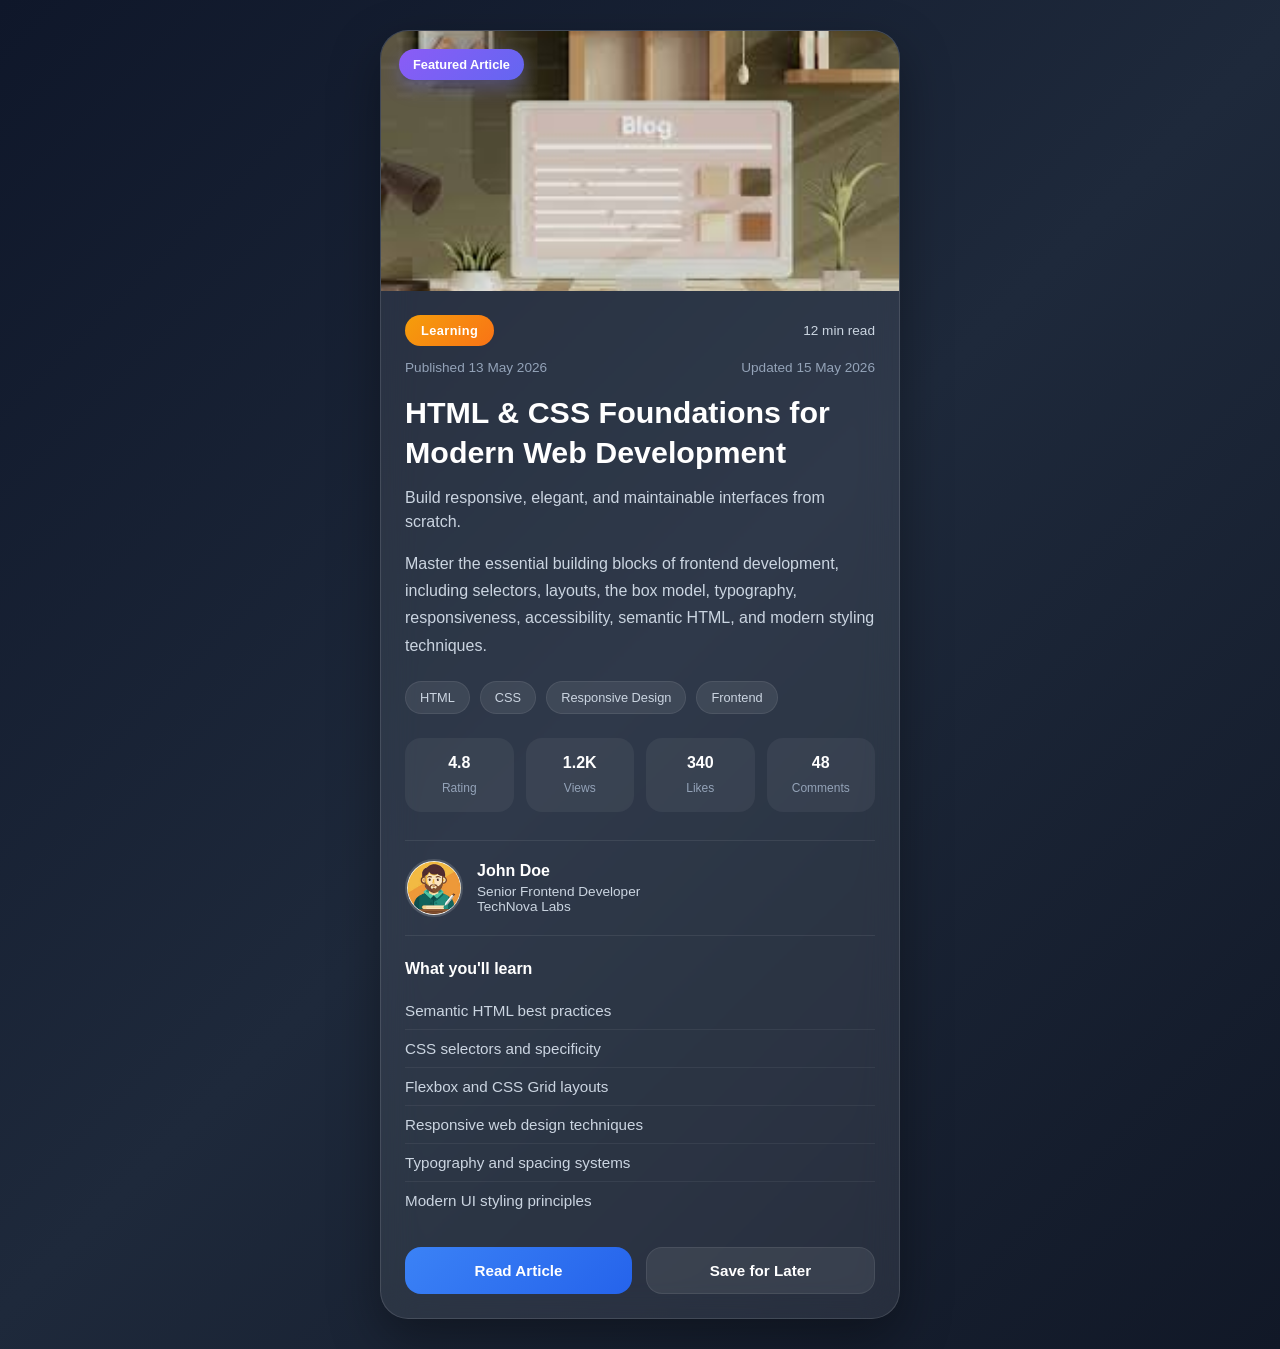
<file: blog-preview-card/index.html>
<!doctype html>
<html lang="en">
  <head>
    <meta charset="UTF-8" />
    <meta name="viewport" content="width=device-width, initial-scale=1.0" />
    <title>Premium Blog Preview Card</title>
    <link rel="stylesheet" href="style.css" />
  </head>
  <body>
    <main class="page-wrapper">
      <section class="blog-card">
        <!-- Featured Badge -->
        <div class="featured-badge">Featured Article</div>

        <!-- Blog Image -->
        <div class="card-image">
          <img src="assets/blog-image.jpg" alt="Blog article cover image" />
        </div>

        <!-- Card Content -->
        <div class="card-content">
          <!-- Top Meta -->
          <div class="top-meta">
            <span class="category-badge">Learning</span>
            <span class="reading-time">12 min read</span>
          </div>

          <!-- Publish Info -->
          <div class="publish-info">
            <p class="publish-date">Published 13 May 2026</p>
            <p class="updated-date">Updated 15 May 2026</p>
          </div>

          <!-- Blog Title -->
          <h1 class="blog-title">
            HTML & CSS Foundations for Modern Web Development
          </h1>

          <!-- Subtitle -->
          <h2 class="blog-subtitle">
            Build responsive, elegant, and maintainable interfaces from scratch.
          </h2>

          <!-- Blog Description -->
          <p class="blog-description">
            Master the essential building blocks of frontend development,
            including selectors, layouts, the box model, typography,
            responsiveness, accessibility, semantic HTML, and modern styling
            techniques.
          </p>

          <!-- Tags -->
          <div class="tags-section">
            <span class="tag">HTML</span>
            <span class="tag">CSS</span>
            <span class="tag">Responsive Design</span>
            <span class="tag">Frontend</span>
          </div>

          <!-- Stats -->
          <div class="blog-stats">
            <div class="stat-item">
              <span class="stat-number">4.8</span>
              <span class="stat-label">Rating</span>
            </div>

            <div class="stat-item">
              <span class="stat-number">1.2K</span>
              <span class="stat-label">Views</span>
            </div>

            <div class="stat-item">
              <span class="stat-number">340</span>
              <span class="stat-label">Likes</span>
            </div>

            <div class="stat-item">
              <span class="stat-number">48</span>
              <span class="stat-label">Comments</span>
            </div>
          </div>

          <!-- Author Section -->
          <div class="author-section">
            <div class="author-avatar">
              <img
                src="assets/author-avator.jpg"
                alt="Author profile picture"
              />
            </div>

            <div class="author-info">
              <h3 class="author-name">John Doe</h3>
              <p class="author-role">Senior Frontend Developer</p>
              <p class="author-company">TechNova Labs</p>
            </div>
          </div>

          <!-- Article Highlights -->
          <div class="highlights-section">
            <h3 class="section-title">What you'll learn</h3>

            <ul class="highlights-list">
              <li>Semantic HTML best practices</li>
              <li>CSS selectors and specificity</li>
              <li>Flexbox and CSS Grid layouts</li>
              <li>Responsive web design techniques</li>
              <li>Typography and spacing systems</li>
              <li>Modern UI styling principles</li>
            </ul>
          </div>

          <!-- CTA Buttons -->
          <div class="cta-buttons">
            <button class="primary-btn">Read Article</button>
            <button class="secondary-btn">Save for Later</button>
          </div>
        </div>
      </section>
    </main>
  </body>
</html>
</file>
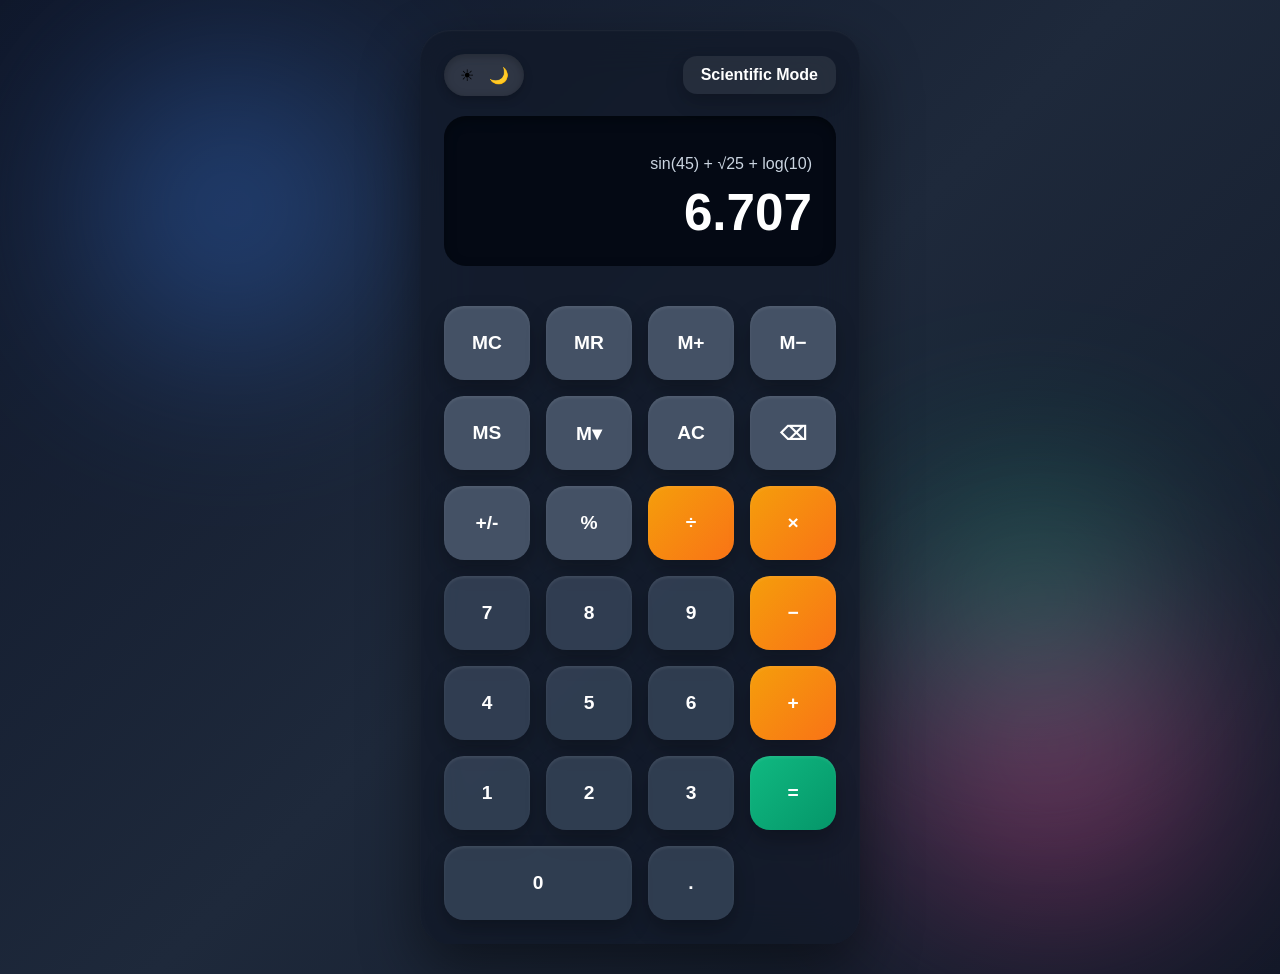
<file: Calculator/index.html>
<!doctype html>
<html lang="en">
  <head>
    <meta charset="UTF-8" />
    <meta name="viewport" content="width=device-width, initial-scale=1.0" />
    <title>Premium Scientific Calculator UI</title>
    <link rel="stylesheet" href="style.css" />
  </head>
  <body>
    <!-- Theme Toggle -->
    <input type="checkbox" id="theme-toggle" hidden />

    <!-- Scientific Mode Toggle -->
    <input type="checkbox" id="scientific-toggle" hidden />

    <div class="page-wrapper">
      <!-- Animated Background -->
      <div class="bg-shape shape-1"></div>
      <div class="bg-shape shape-2"></div>
      <div class="bg-shape shape-3"></div>

      <!-- Calculator -->
      <div class="calculator">
        <!-- Top Controls -->
        <div class="top-controls">
          <label for="theme-toggle" class="theme-switch">
            <span class="switch-icon">☀</span>
            <span class="switch-icon">🌙</span>
          </label>

          <label for="scientific-toggle" class="scientific-switch">
            Scientific Mode
          </label>
        </div>

        <!-- Display -->
        <div class="display">
          <p class="history">sin(45) + √25 + log(10)</p>
          <h1 class="result">6.707</h1>
        </div>

        <!-- Scientific Panel -->
        <div class="scientific-panel">
          <!-- Trigonometric -->
          <button class="btn scientific">sin</button>
          <button class="btn scientific">cos</button>
          <button class="btn scientific">tan</button>
          <button class="btn scientific">cot</button>

          <button class="btn scientific">sec</button>
          <button class="btn scientific">csc</button>
          <button class="btn scientific">asin</button>
          <button class="btn scientific">acos</button>

          <button class="btn scientific">atan</button>
          <button class="btn scientific">acot</button>
          <button class="btn scientific">asec</button>
          <button class="btn scientific">acsc</button>

          <!-- Logs / Exponents -->
          <button class="btn scientific">log</button>
          <button class="btn scientific">ln</button>
          <button class="btn scientific">10ˣ</button>
          <button class="btn scientific">eˣ</button>

          <button class="btn scientific">x²</button>
          <button class="btn scientific">x³</button>
          <button class="btn scientific">xʸ</button>
          <button class="btn scientific">EXP</button>

          <!-- Roots -->
          <button class="btn scientific">√</button>
          <button class="btn scientific">∛</button>
          <button class="btn scientific">ʸ√x</button>
          <button class="btn scientific">1/x</button>

          <!-- Constants -->
          <button class="btn scientific">π</button>
          <button class="btn scientific">e</button>
          <button class="btn scientific">φ</button>
          <button class="btn scientific">Rand</button>

          <!-- Math Utilities -->
          <button class="btn scientific">|x|</button>
          <button class="btn scientific">n!</button>
          <button class="btn scientific">mod</button>
          <button class="btn scientific">%</button>

          <!-- Angle / Modes -->
          <button class="btn scientific">DEG</button>
          <button class="btn scientific">RAD</button>
          <button class="btn scientific">GRAD</button>
          <button class="btn scientific">Hyp</button>

          <!-- Parentheses -->
          <button class="btn scientific">(</button>
          <button class="btn scientific">)</button>
          <button class="btn scientific">⌊x⌋</button>
          <button class="btn scientific">⌈x⌉</button>

          <!-- Bitwise / Programmer style -->
          <button class="btn scientific">AND</button>
          <button class="btn scientific">OR</button>
          <button class="btn scientific">XOR</button>
          <button class="btn scientific">NOT</button>

          <!-- Base conversions -->
          <button class="btn scientific">BIN</button>
          <button class="btn scientific">OCT</button>
          <button class="btn scientific">DEC</button>
          <button class="btn scientific">HEX</button>
        </div>

        <!-- Main Calculator Buttons -->
        <div class="buttons">
          <!-- Memory -->
          <button class="btn function">MC</button>
          <button class="btn function">MR</button>
          <button class="btn function">M+</button>
          <button class="btn function">M−</button>

          <button class="btn function">MS</button>
          <button class="btn function">M▾</button>
          <button class="btn function">AC</button>
          <button class="btn function">⌫</button>

          <!-- Basic Controls -->
          <button class="btn function">+/-</button>
          <button class="btn function">%</button>
          <button class="btn operator">÷</button>
          <button class="btn operator">×</button>

          <!-- Numbers -->
          <button class="btn number">7</button>
          <button class="btn number">8</button>
          <button class="btn number">9</button>
          <button class="btn operator">−</button>

          <button class="btn number">4</button>
          <button class="btn number">5</button>
          <button class="btn number">6</button>
          <button class="btn operator">+</button>

          <button class="btn number">1</button>
          <button class="btn number">2</button>
          <button class="btn number">3</button>
          <button class="btn equal">=</button>

          <button class="btn number zero">0</button>
          <button class="btn number">.</button>
        </div>
      </div>
    </div>
  </body>
</html>
</file>
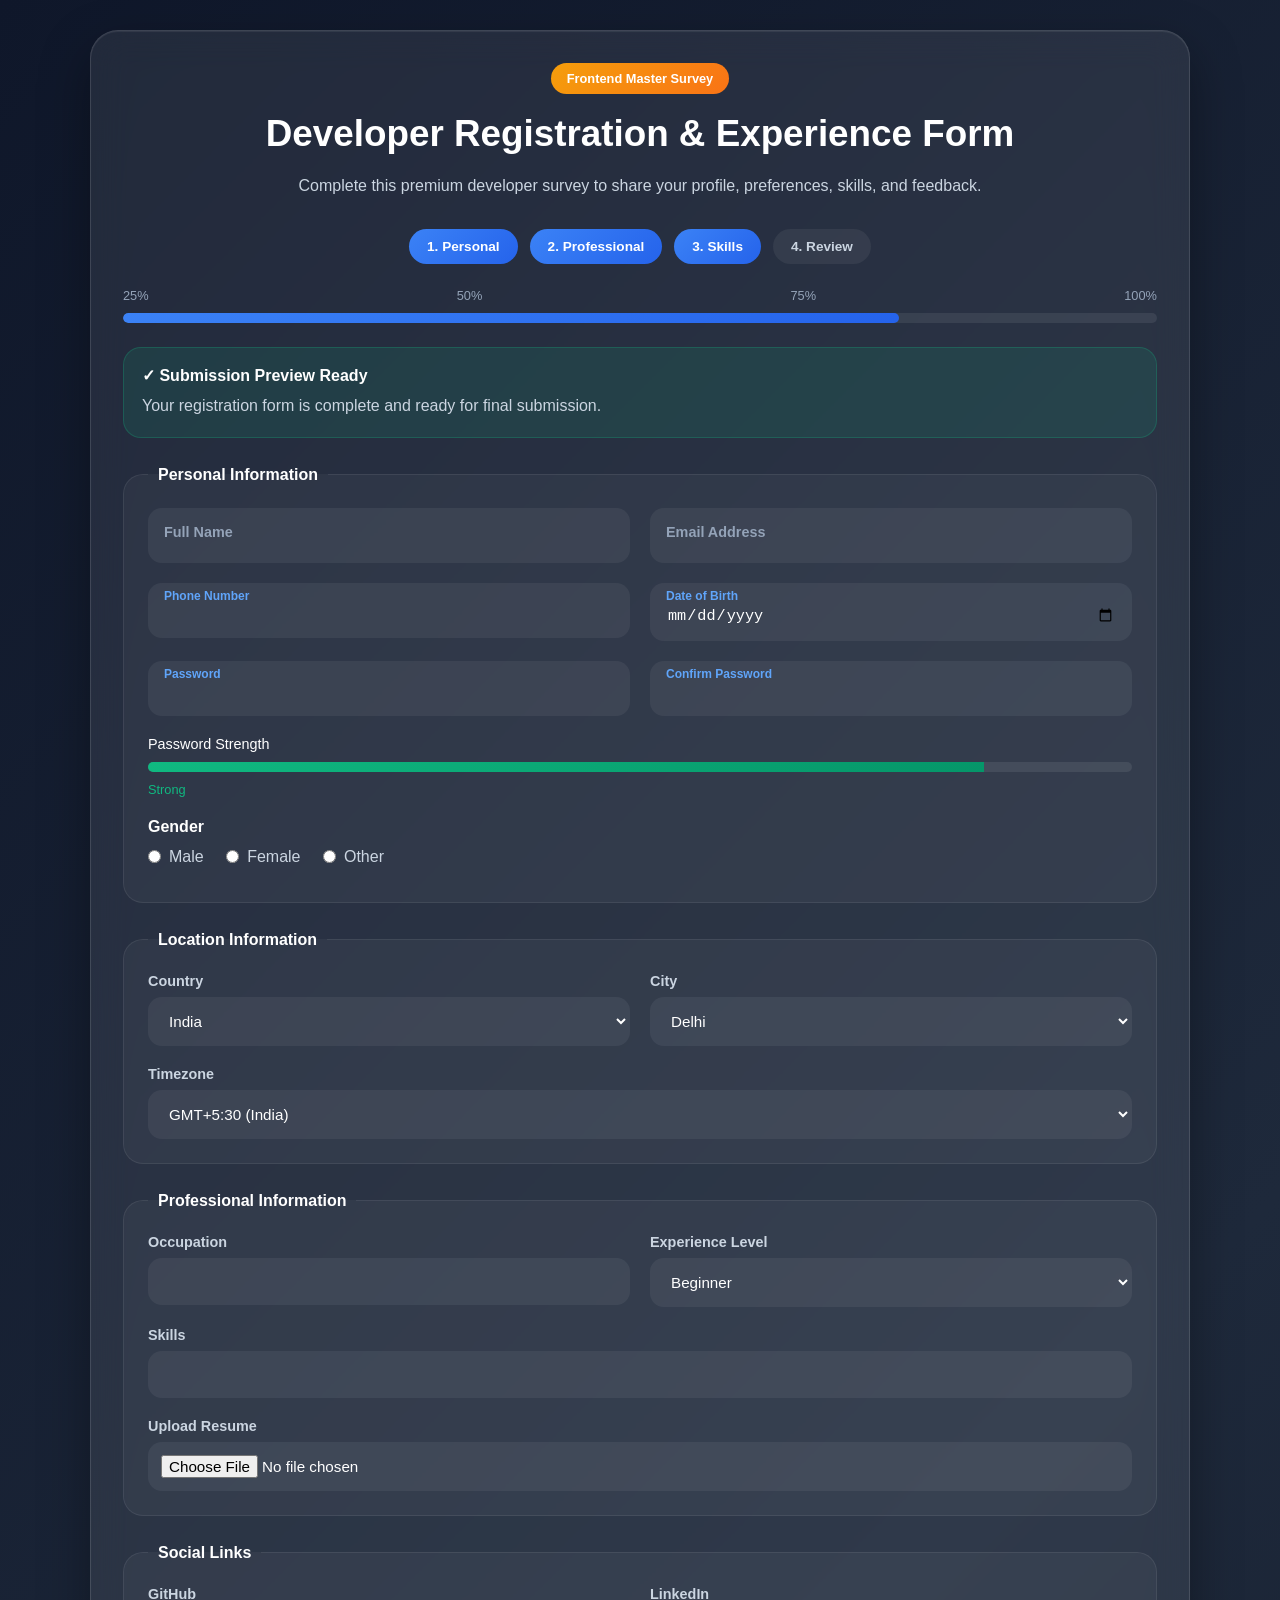
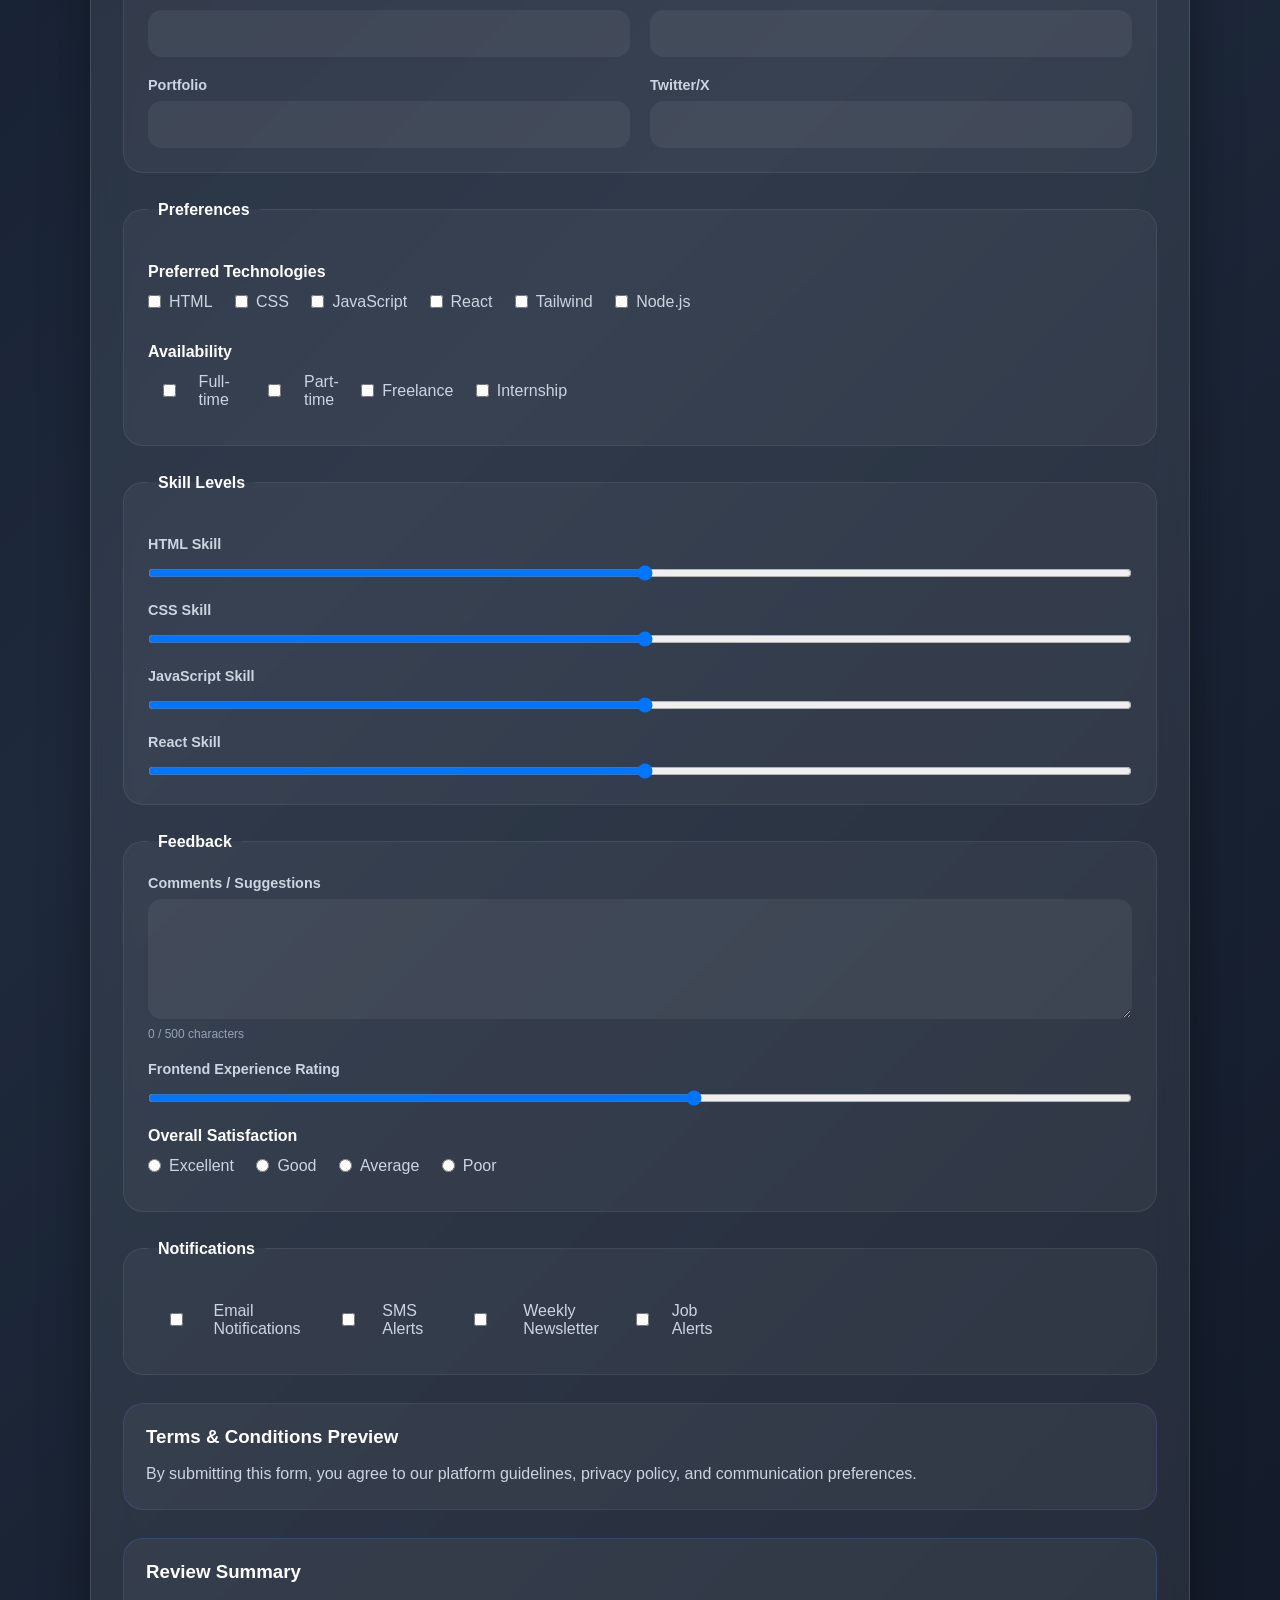
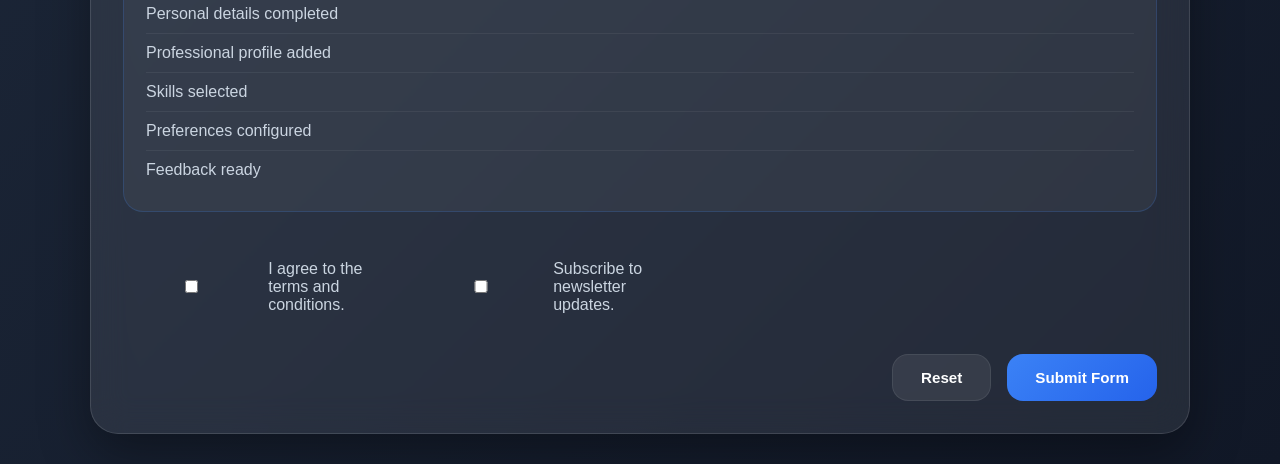
<file: contact-form/index.html>
<!doctype html>
<html lang="en">
  <head>
    <meta charset="UTF-8" />
    <meta name="viewport" content="width=device-width, initial-scale=1.0" />
    <title>Ultimate Premium Contact & Survey Form</title>
    <link rel="stylesheet" href="style.css" />
  </head>
  <body>
    <main class="page-wrapper">
      <section class="form-container">
        <!-- Header -->
        <div class="form-header">
          <p class="form-badge">Frontend Master Survey</p>
          <h1 class="form-title">Developer Registration & Experience Form</h1>
          <p class="form-subtitle">
            Complete this premium developer survey to share your profile,
            preferences, skills, and feedback.
          </p>
        </div>

        <!-- Multi-step Wizard -->
        <div class="wizard-steps">
          <div class="wizard-step active">1. Personal</div>
          <div class="wizard-step active">2. Professional</div>
          <div class="wizard-step active">3. Skills</div>
          <div class="wizard-step">4. Review</div>
        </div>

        <!-- Progress -->
        <div class="progress-section">
          <div class="progress-labels">
            <span>25%</span>
            <span>50%</span>
            <span>75%</span>
            <span>100%</span>
          </div>
          <div class="progress-bar">
            <div class="progress-fill"></div>
          </div>
        </div>

        <!-- Static Success Panel -->
        <div class="success-panel">
          <h3>✓ Submission Preview Ready</h3>
          <p>
            Your registration form is complete and ready for final submission.
          </p>
        </div>

        <!-- Form -->
        <form class="contact-form">
          <!-- PERSONAL -->
          <fieldset class="form-section">
            <legend>Personal Information</legend>

            <div class="input-grid">
              <div class="input-group floating-group">
                <input type="text" id="full-name" required />
                <label for="full-name">Full Name</label>
              </div>

              <div class="input-group floating-group">
                <input type="email" id="email" required />
                <label for="email">Email Address</label>
              </div>

              <div class="input-group floating-group">
                <input type="tel" id="phone" />
                <label for="phone">Phone Number</label>
              </div>

              <div class="input-group floating-group">
                <input type="date" id="dob" />
                <label for="dob">Date of Birth</label>
              </div>

              <div class="input-group floating-group">
                <input type="password" id="password" />
                <label for="password">Password</label>
              </div>

              <div class="input-group floating-group">
                <input type="password" id="confirm-password" />
                <label for="confirm-password">Confirm Password</label>
              </div>
            </div>

            <!-- Password Strength -->
            <div class="password-strength">
              <p>Password Strength</p>
              <div class="strength-bar">
                <div class="strength-fill"></div>
              </div>
              <span>Strong</span>
            </div>

            <!-- Gender -->
            <div class="option-group">
              <p class="option-title">Gender</p>
              <label><input type="radio" name="gender" /> Male</label>
              <label><input type="radio" name="gender" /> Female</label>
              <label><input type="radio" name="gender" /> Other</label>
            </div>
          </fieldset>

          <!-- LOCATION -->
          <fieldset class="form-section">
            <legend>Location Information</legend>

            <div class="input-grid">
              <div class="input-group">
                <label for="country">Country</label>
                <select id="country">
                  <option>India</option>
                  <option>USA</option>
                  <option>Canada</option>
                  <option>Germany</option>
                  <option>Australia</option>
                </select>
              </div>

              <div class="input-group">
                <label for="city">City</label>
                <select id="city">
                  <option>Delhi</option>
                  <option>Mumbai</option>
                  <option>Bangalore</option>
                  <option>Chandigarh</option>
                </select>
              </div>

              <div class="input-group full-width">
                <label for="timezone">Timezone</label>
                <select id="timezone">
                  <option>GMT+5:30 (India)</option>
                  <option>GMT+0 (UK)</option>
                  <option>GMT-5 (USA)</option>
                  <option>GMT+10 (Australia)</option>
                </select>
              </div>
            </div>
          </fieldset>

          <!-- PROFESSIONAL -->
          <fieldset class="form-section">
            <legend>Professional Information</legend>

            <div class="input-grid">
              <div class="input-group">
                <label for="occupation">Occupation</label>
                <input type="text" id="occupation" />
              </div>

              <div class="input-group">
                <label for="experience">Experience Level</label>
                <select id="experience">
                  <option>Beginner</option>
                  <option>Intermediate</option>
                  <option>Advanced</option>
                  <option>Expert</option>
                </select>
              </div>

              <div class="input-group full-width">
                <label for="skills">Skills</label>
                <input type="text" id="skills" />
              </div>

              <div class="input-group full-width">
                <label for="resume">Upload Resume</label>
                <input type="file" id="resume" />
              </div>
            </div>
          </fieldset>

          <!-- SOCIAL -->
          <fieldset class="form-section">
            <legend>Social Links</legend>

            <div class="input-grid">
              <div class="input-group">
                <label for="github">GitHub</label>
                <input type="url" id="github" />
              </div>

              <div class="input-group">
                <label for="linkedin">LinkedIn</label>
                <input type="url" id="linkedin" />
              </div>

              <div class="input-group">
                <label for="portfolio">Portfolio</label>
                <input type="url" id="portfolio" />
              </div>

              <div class="input-group">
                <label for="twitter">Twitter/X</label>
                <input type="url" id="twitter" />
              </div>
            </div>
          </fieldset>

          <!-- PREFERENCES -->
          <fieldset class="form-section">
            <legend>Preferences</legend>

            <div class="checkbox-group">
              <p class="option-title">Preferred Technologies</p>
              <label><input type="checkbox" /> HTML</label>
              <label><input type="checkbox" /> CSS</label>
              <label><input type="checkbox" /> JavaScript</label>
              <label><input type="checkbox" /> React</label>
              <label><input type="checkbox" /> Tailwind</label>
              <label><input type="checkbox" /> Node.js</label>
            </div>

            <div class="checkbox-group">
              <p class="option-title">Availability</p>
              <label><input type="checkbox" /> Full-time</label>
              <label><input type="checkbox" /> Part-time</label>
              <label><input type="checkbox" /> Freelance</label>
              <label><input type="checkbox" /> Internship</label>
            </div>
          </fieldset>

          <!-- SKILLS -->
          <fieldset class="form-section">
            <legend>Skill Levels</legend>

            <div class="slider-group">
              <label>HTML Skill</label>
              <input type="range" min="1" max="100" />
            </div>

            <div class="slider-group">
              <label>CSS Skill</label>
              <input type="range" min="1" max="100" />
            </div>

            <div class="slider-group">
              <label>JavaScript Skill</label>
              <input type="range" min="1" max="100" />
            </div>

            <div class="slider-group">
              <label>React Skill</label>
              <input type="range" min="1" max="100" />
            </div>
          </fieldset>

          <!-- FEEDBACK -->
          <fieldset class="form-section">
            <legend>Feedback</legend>

            <div class="input-group full-width">
              <label for="comments">Comments / Suggestions</label>
              <textarea id="comments" rows="5"></textarea>
              <small class="char-counter">0 / 500 characters</small>
            </div>

            <div class="slider-group">
              <label>Frontend Experience Rating</label>
              <input type="range" min="1" max="10" />
            </div>

            <div class="option-group">
              <p class="option-title">Overall Satisfaction</p>
              <label
                ><input type="radio" name="satisfaction" /> Excellent</label
              >
              <label><input type="radio" name="satisfaction" /> Good</label>
              <label><input type="radio" name="satisfaction" /> Average</label>
              <label><input type="radio" name="satisfaction" /> Poor</label>
            </div>
          </fieldset>

          <!-- NOTIFICATIONS -->
          <fieldset class="form-section">
            <legend>Notifications</legend>

            <div class="checkbox-group">
              <label><input type="checkbox" /> Email Notifications</label>
              <label><input type="checkbox" /> SMS Alerts</label>
              <label><input type="checkbox" /> Weekly Newsletter</label>
              <label><input type="checkbox" /> Job Alerts</label>
            </div>
          </fieldset>

          <!-- TERMS MOCKUP -->
          <div class="terms-modal-preview">
            <h3>Terms & Conditions Preview</h3>
            <p>
              By submitting this form, you agree to our platform guidelines,
              privacy policy, and communication preferences.
            </p>
          </div>

          <!-- REVIEW -->
          <div class="review-summary">
            <h3>Review Summary</h3>
            <ul>
              <li>Personal details completed</li>
              <li>Professional profile added</li>
              <li>Skills selected</li>
              <li>Preferences configured</li>
              <li>Feedback ready</li>
            </ul>
          </div>

          <!-- TERMS -->
          <div class="terms-section">
            <label>
              <input type="checkbox" required />
              I agree to the terms and conditions.
            </label>

            <label>
              <input type="checkbox" />
              Subscribe to newsletter updates.
            </label>
          </div>

          <!-- BUTTONS -->
          <div class="button-group">
            <button type="reset" class="secondary-btn">Reset</button>
            <button type="submit" class="primary-btn">Submit Form</button>
          </div>
        </form>
      </section>
    </main>
  </body>
</html>
</file>
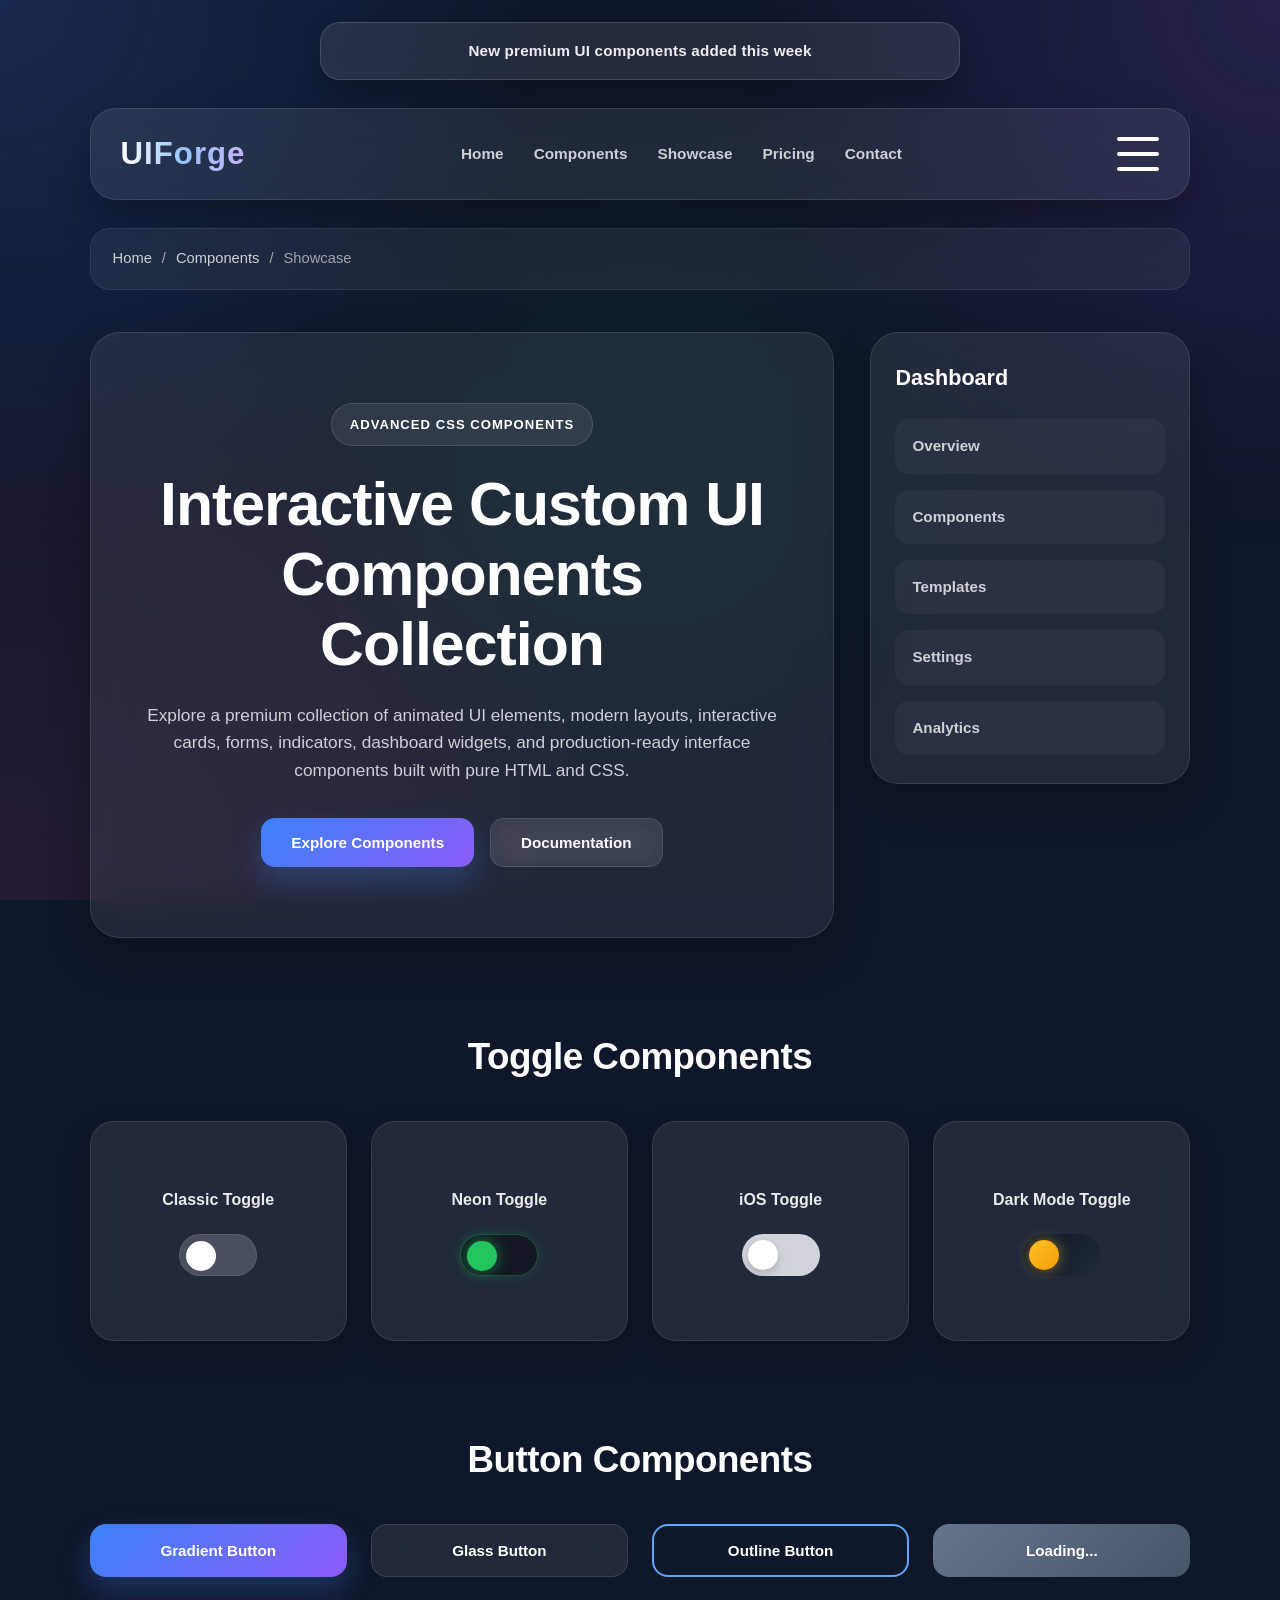
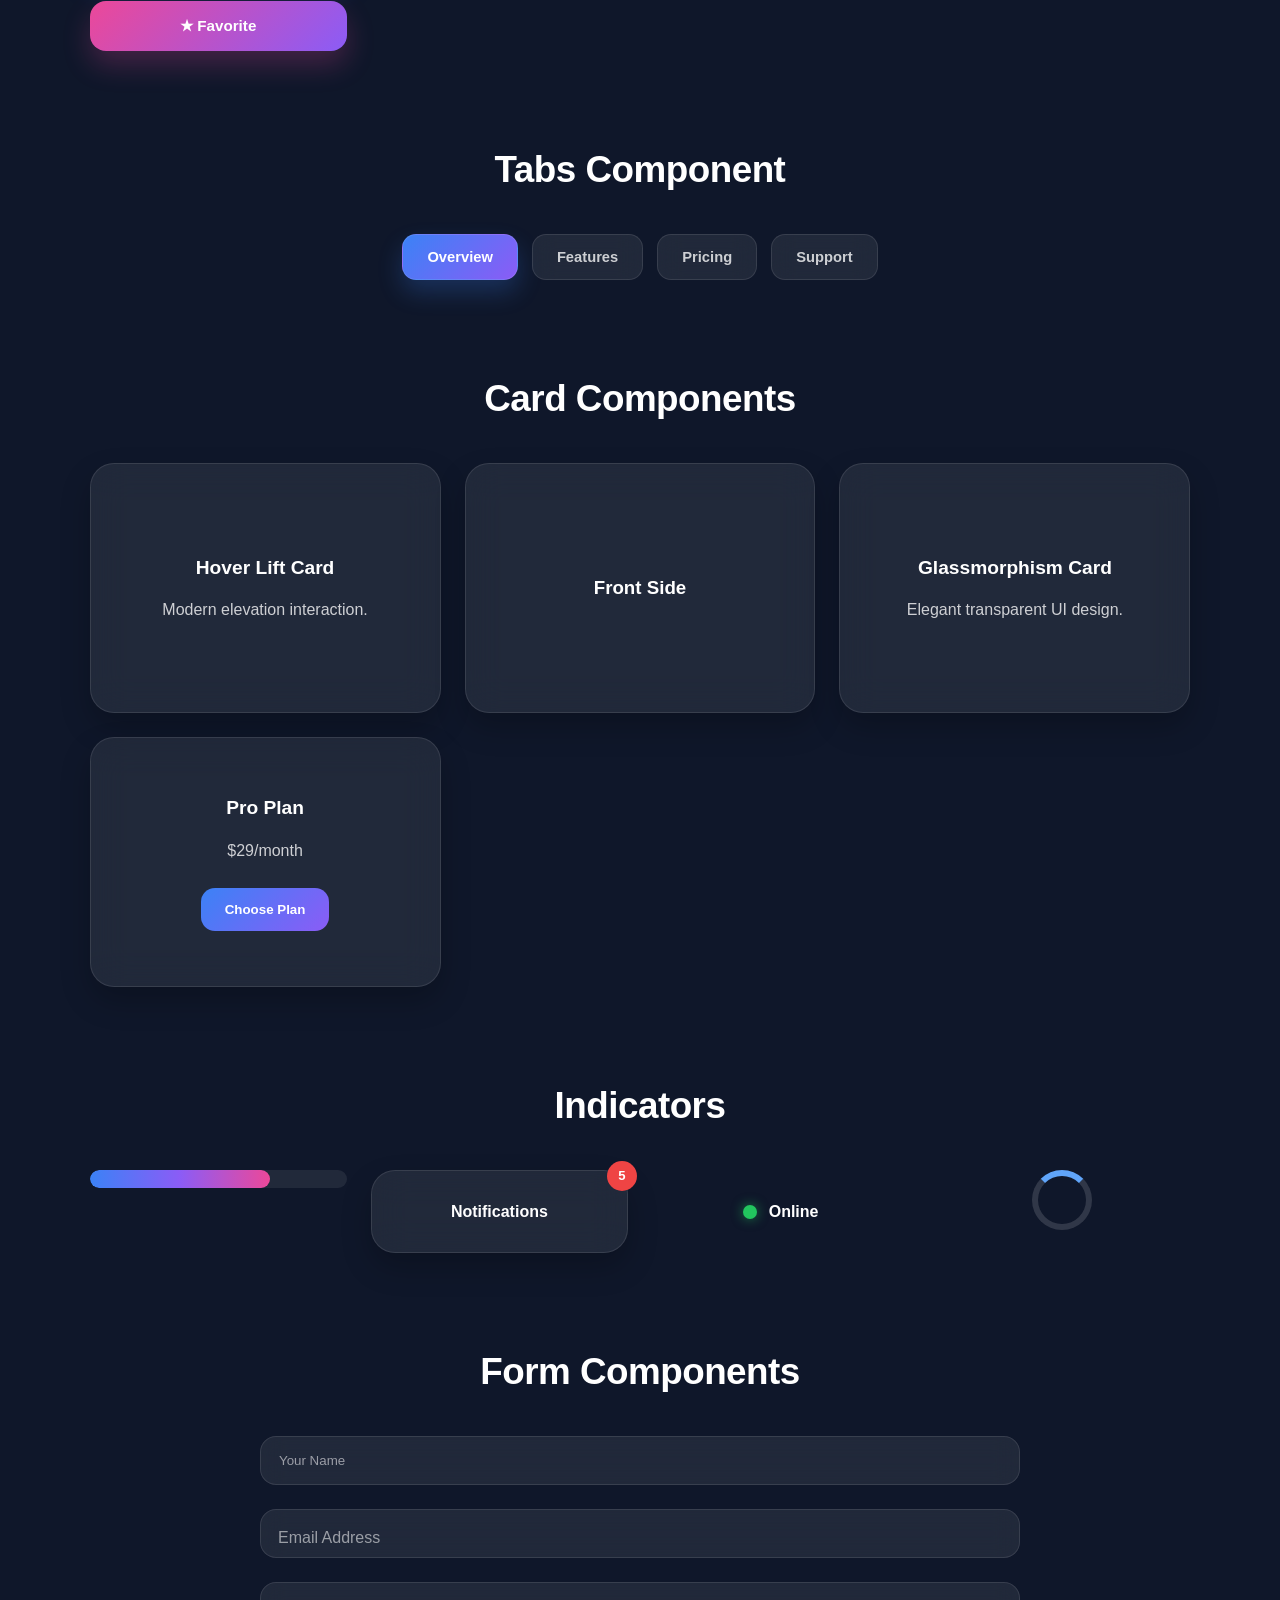
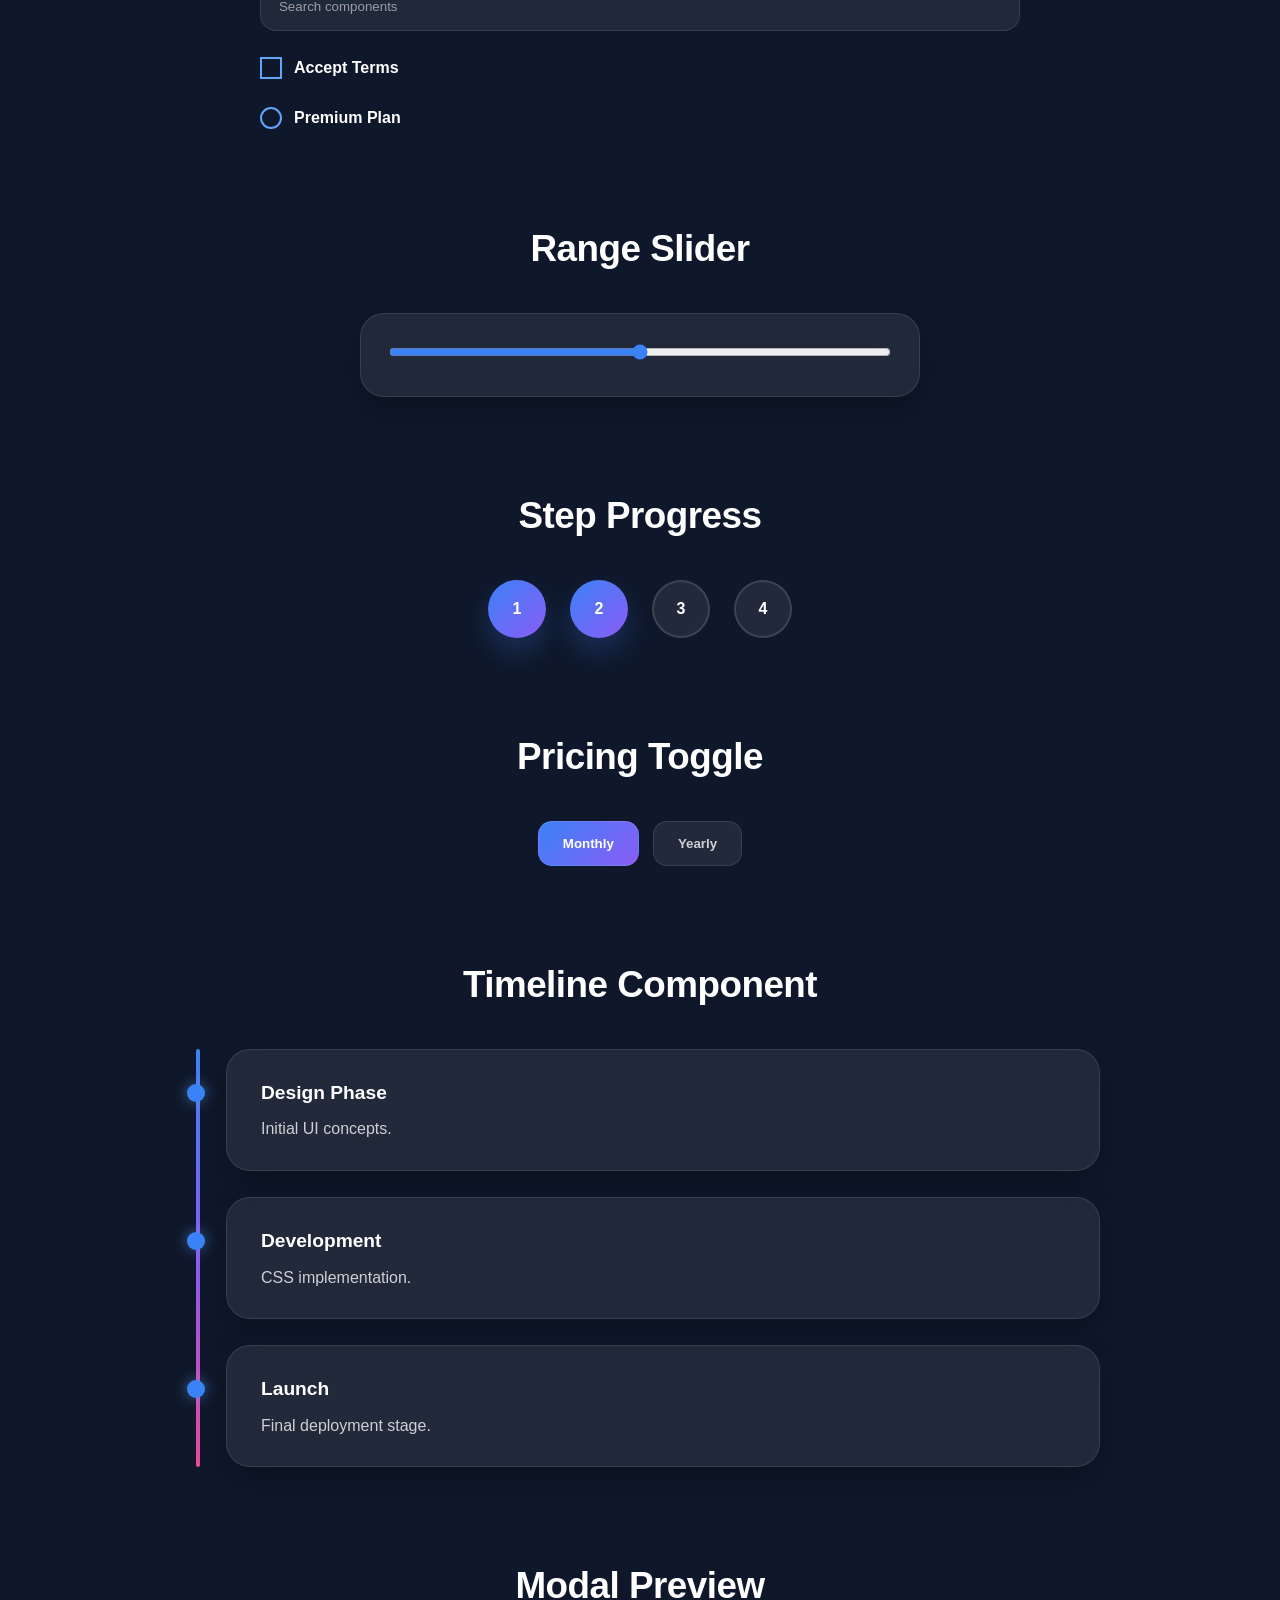
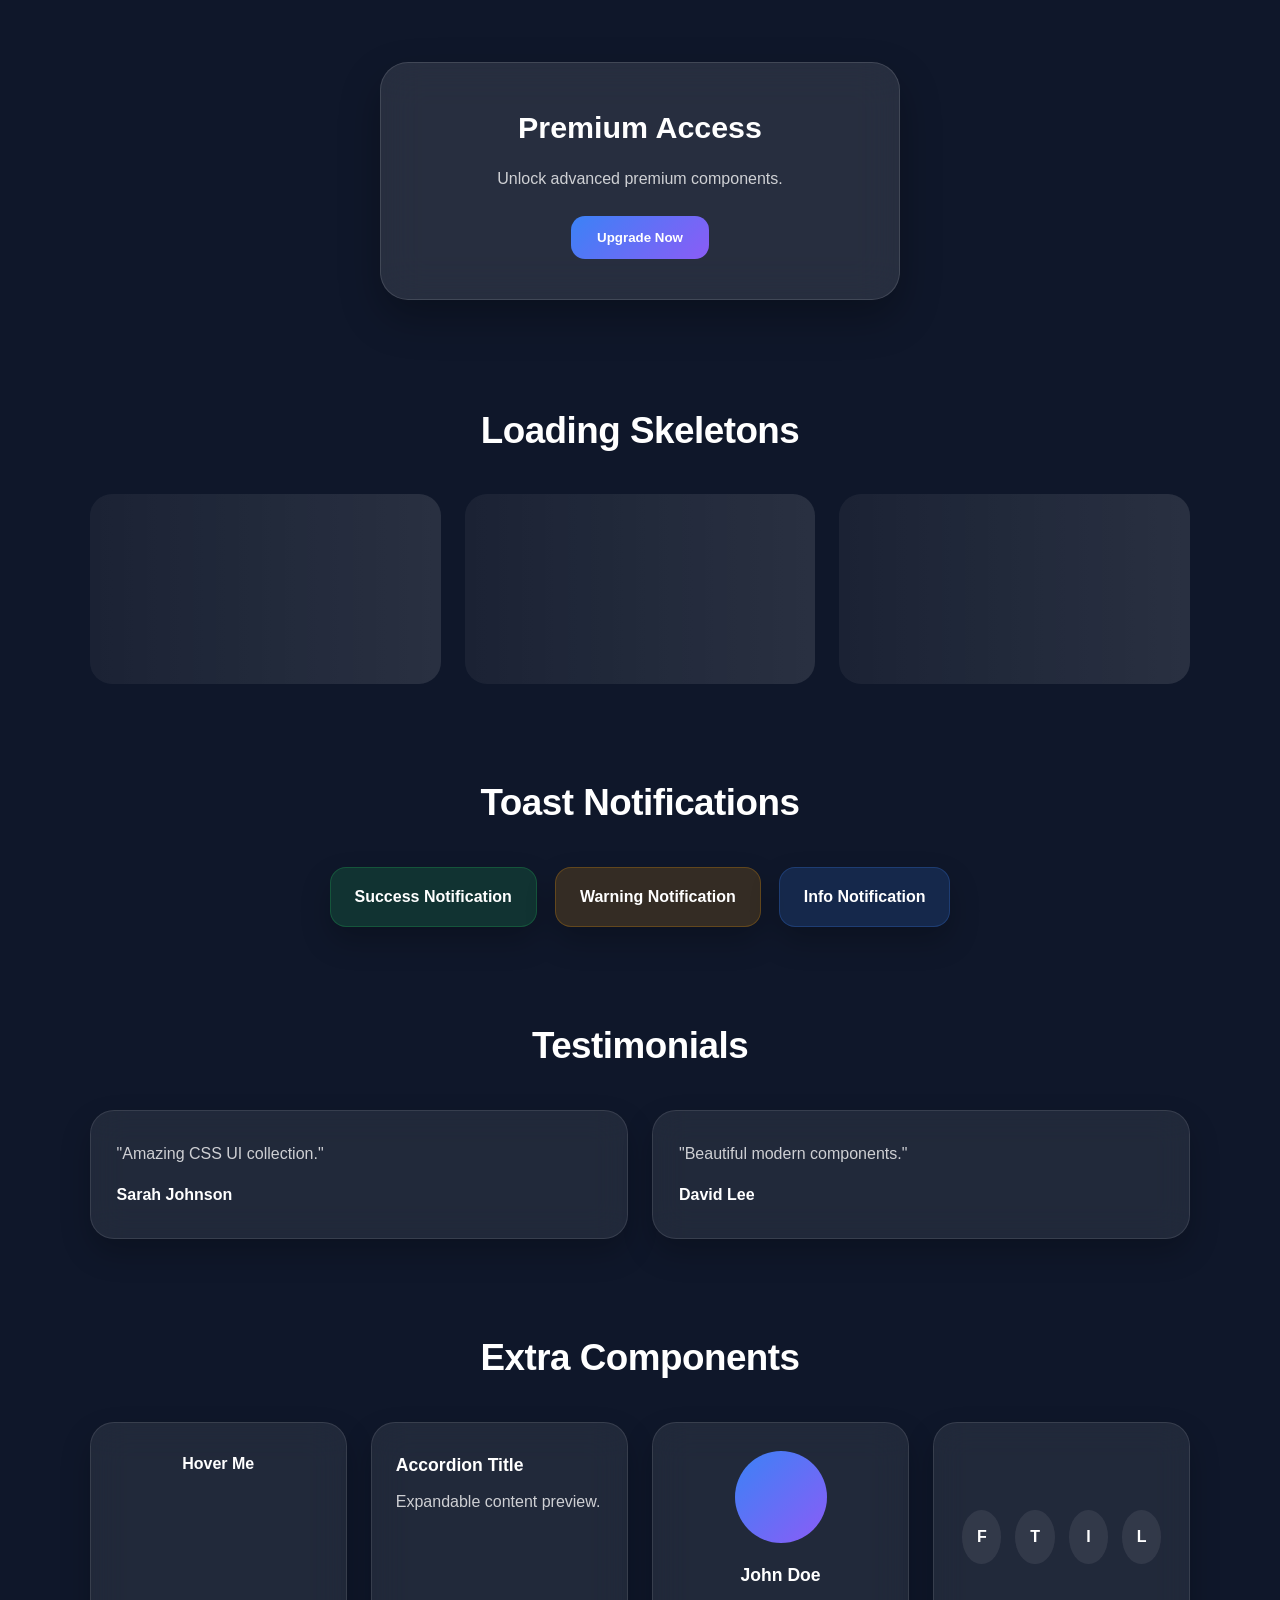
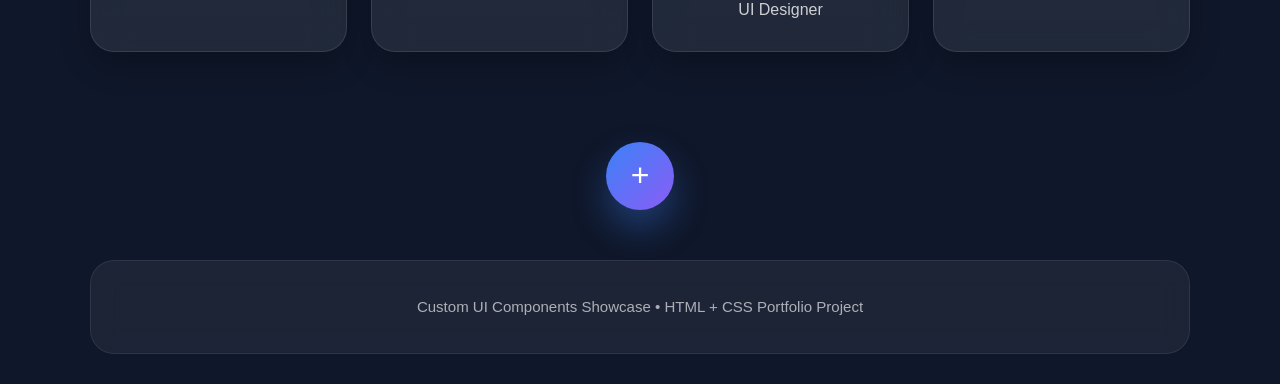
<file: custom-ui-components/index.html>
<!doctype html>
<html lang="en">
  <head>
    <meta charset="UTF-8" />
    <meta name="viewport" content="width=device-width, initial-scale=1.0" />
    <title>Custom UI Components Showcase</title>
    <link rel="stylesheet" href="style.css" />
  </head>
  <body>
    <!-- Background -->
    <div class="background-glow"></div>

    <!-- Top Notification -->
    <div class="top-notification">
      <p>New premium UI components added this week</p>
    </div>

    <!-- Header -->
    <header class="main-header">
      <div class="logo">
        <h1>UIForge</h1>
      </div>

      <nav class="desktop-nav">
        <a href="#">Home</a>
        <a href="#">Components</a>
        <a href="#">Showcase</a>
        <a href="#">Pricing</a>
        <a href="#">Contact</a>
      </nav>

      <div class="hamburger-menu">
        <span></span>
        <span></span>
        <span></span>
      </div>
    </header>

    <!-- Breadcrumb -->
    <section class="breadcrumb">
      <a href="#">Home</a>
      <span>/</span>
      <a href="#">Components</a>
      <span>/</span>
      <p>Showcase</p>
    </section>

    <!-- Hero + Sidebar Layout -->
    <div class="hero-layout">
      <!-- Hero -->
      <section class="hero">
        <div class="hero-content">
          <p class="hero-tag">Advanced CSS Components</p>

          <h2>Interactive Custom UI Components Collection</h2>

          <p class="hero-text">
            Explore a premium collection of animated UI elements, modern
            layouts, interactive cards, forms, indicators, dashboard widgets,
            and production-ready interface components built with pure HTML and
            CSS.
          </p>

          <div class="hero-buttons">
            <button class="primary-btn">Explore Components</button>
            <button class="secondary-btn">Documentation</button>
          </div>
        </div>
      </section>

      <!-- Sidebar -->
      <aside class="sidebar">
        <h2>Dashboard</h2>
        <a href="#">Overview</a>
        <a href="#">Components</a>
        <a href="#">Templates</a>
        <a href="#">Settings</a>
        <a href="#">Analytics</a>
      </aside>
    </div>

    <!-- Toggles -->
    <section class="component-section">
      <h2>Toggle Components</h2>

      <div class="component-grid">
        <article class="component-card">
          <h3>Classic Toggle</h3>
          <label class="toggle classic-toggle">
            <input type="checkbox" />
            <span class="slider"></span>
          </label>
        </article>

        <article class="component-card">
          <h3>Neon Toggle</h3>
          <label class="toggle neon-toggle">
            <input type="checkbox" />
            <span class="slider"></span>
          </label>
        </article>

        <article class="component-card">
          <h3>iOS Toggle</h3>
          <label class="toggle ios-toggle">
            <input type="checkbox" />
            <span class="slider"></span>
          </label>
        </article>

        <article class="component-card">
          <h3>Dark Mode Toggle</h3>
          <label class="toggle dark-toggle">
            <input type="checkbox" />
            <span class="slider"></span>
          </label>
        </article>
      </div>
    </section>

    <!-- Buttons -->
    <section class="component-section">
      <h2>Button Components</h2>

      <div class="component-grid">
        <button class="gradient-btn">Gradient Button</button>
        <button class="glass-btn">Glass Button</button>
        <button class="outline-btn">Outline Button</button>
        <button class="loading-btn">Loading...</button>
        <button class="icon-btn">★ Favorite</button>
      </div>
    </section>

    <!-- Tabs -->
    <section class="component-section">
      <h2>Tabs Component</h2>

      <div class="tabs">
        <button class="tab active">Overview</button>
        <button class="tab">Features</button>
        <button class="tab">Pricing</button>
        <button class="tab">Support</button>
      </div>
    </section>

    <!-- Cards -->
    <section class="component-section">
      <h2>Card Components</h2>

      <div class="card-grid">
        <article class="hover-card">
          <h3>Hover Lift Card</h3>
          <p>Modern elevation interaction.</p>
        </article>

        <article class="flip-card">
          <div class="flip-inner">
            <div class="flip-front">
              <h3>Front Side</h3>
            </div>

            <div class="flip-back">
              <h3>Back Side</h3>
            </div>
          </div>
        </article>

        <article class="glass-card">
          <h3>Glassmorphism Card</h3>
          <p>Elegant transparent UI design.</p>
        </article>

        <article class="pricing-card">
          <h3>Pro Plan</h3>
          <p>$29/month</p>
          <button>Choose Plan</button>
        </article>
      </div>
    </section>

    <!-- Indicators -->
    <section class="component-section">
      <h2>Indicators</h2>

      <div class="component-grid">
        <div class="progress-bar">
          <div class="progress-fill"></div>
        </div>

        <div class="notification-badge">
          Notifications
          <span>5</span>
        </div>

        <div class="status-indicator">
          <span></span>
          Online
        </div>

        <div class="spinner"></div>
      </div>
    </section>

    <!-- Forms -->
    <section class="component-section">
      <h2>Form Components</h2>

      <div class="form-grid">
        <div class="input-box">
          <input type="text" placeholder="Your Name" />
        </div>

        <div class="floating-input">
          <input type="email" required />
          <label>Email Address</label>
        </div>

        <div class="search-box">
          <input type="search" placeholder="Search components" />
        </div>

        <label class="custom-checkbox">
          <input type="checkbox" />
          <span></span>
          Accept Terms
        </label>

        <label class="custom-radio">
          <input type="radio" name="plan" />
          <span></span>
          Premium Plan
        </label>
      </div>
    </section>

    <!-- Range Slider -->
    <section class="component-section">
      <h2>Range Slider</h2>

      <div class="range-component">
        <input type="range" min="0" max="100" />
      </div>
    </section>

    <!-- Step Progress -->
    <section class="component-section">
      <h2>Step Progress</h2>

      <div class="step-progress">
        <div class="step active">1</div>
        <div class="step active">2</div>
        <div class="step">3</div>
        <div class="step">4</div>
      </div>
    </section>

    <!-- Pricing Toggle -->
    <section class="component-section">
      <h2>Pricing Toggle</h2>

      <div class="pricing-toggle">
        <button class="active">Monthly</button>
        <button>Yearly</button>
      </div>
    </section>

    <!-- Timeline -->
    <section class="component-section">
      <h2>Timeline Component</h2>

      <div class="timeline">
        <div class="timeline-item">
          <h3>Design Phase</h3>
          <p>Initial UI concepts.</p>
        </div>

        <div class="timeline-item">
          <h3>Development</h3>
          <p>CSS implementation.</p>
        </div>

        <div class="timeline-item">
          <h3>Launch</h3>
          <p>Final deployment stage.</p>
        </div>
      </div>
    </section>

    <!-- Modal Preview -->
    <section class="component-section">
      <h2>Modal Preview</h2>

      <div class="modal-preview">
        <div class="modal-box">
          <h3>Premium Access</h3>
          <p>Unlock advanced premium components.</p>
          <button>Upgrade Now</button>
        </div>
      </div>
    </section>

    <!-- Skeleton -->
    <section class="component-section">
      <h2>Loading Skeletons</h2>

      <div class="skeleton-grid">
        <div class="skeleton-card"></div>
        <div class="skeleton-card"></div>
        <div class="skeleton-card"></div>
      </div>
    </section>

    <!-- Toast -->
    <section class="component-section">
      <h2>Toast Notifications</h2>

      <div class="toast-container">
        <div class="toast success">Success Notification</div>
        <div class="toast warning">Warning Notification</div>
        <div class="toast info">Info Notification</div>
      </div>
    </section>

    <!-- Testimonials -->
    <section class="component-section">
      <h2>Testimonials</h2>

      <div class="testimonial-grid">
        <article class="testimonial-card">
          <p>"Amazing CSS UI collection."</p>
          <h4>Sarah Johnson</h4>
        </article>

        <article class="testimonial-card">
          <p>"Beautiful modern components."</p>
          <h4>David Lee</h4>
        </article>
      </div>
    </section>

    <!-- Extras -->
    <section class="component-section">
      <h2>Extra Components</h2>

      <div class="extras-grid">
        <div class="tooltip-box">
          Hover Me
          <span class="tooltip-text">Tooltip Content</span>
        </div>

        <div class="accordion-item">
          <h3>Accordion Title</h3>
          <p>Expandable content preview.</p>
        </div>

        <div class="profile-card">
          <div class="avatar"></div>
          <h3>John Doe</h3>
          <p>UI Designer</p>
        </div>

        <div class="social-icons">
          <a href="#">F</a>
          <a href="#">T</a>
          <a href="#">I</a>
          <a href="#">L</a>
        </div>
      </div>
    </section>

    <!-- FAB -->
    <button class="fab">+</button>

    <!-- Footer -->
    <footer class="footer">
      <p>Custom UI Components Showcase • HTML + CSS Portfolio Project</p>
    </footer>
  </body>
</html>
</file>
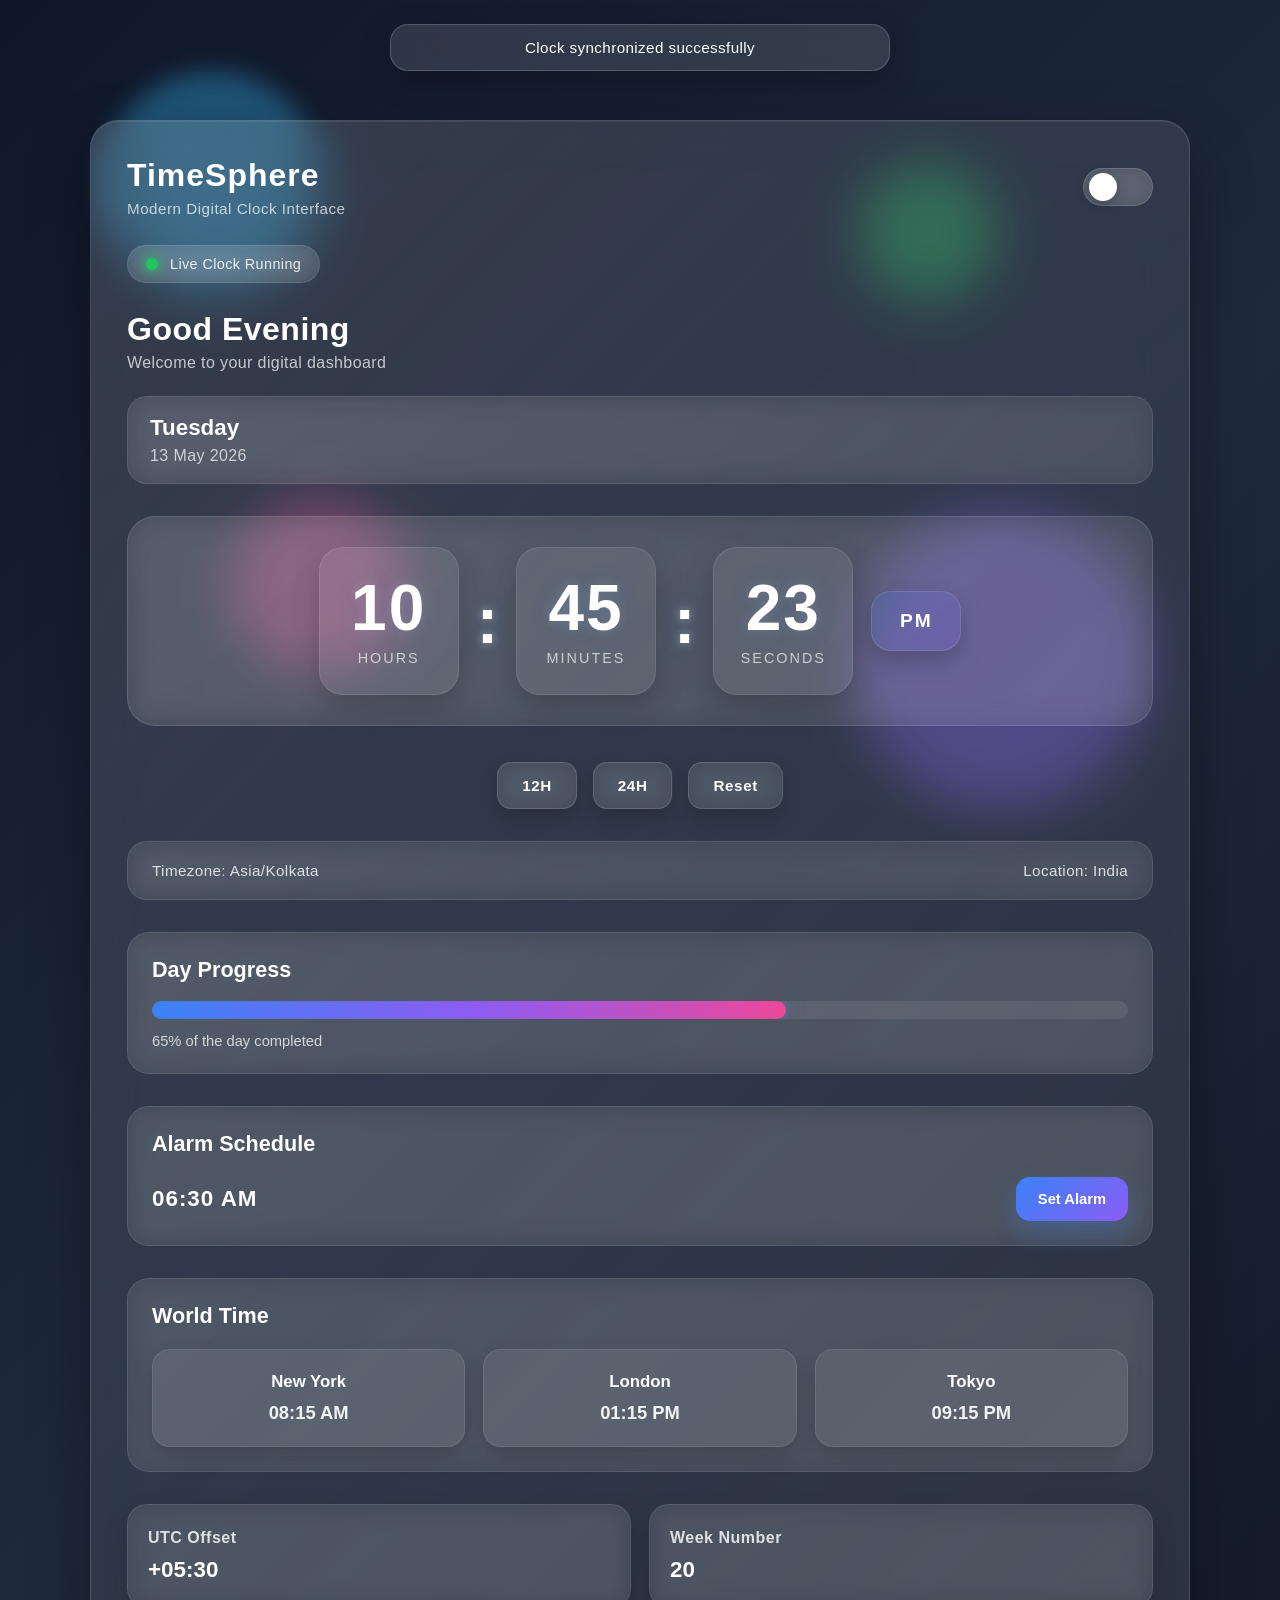
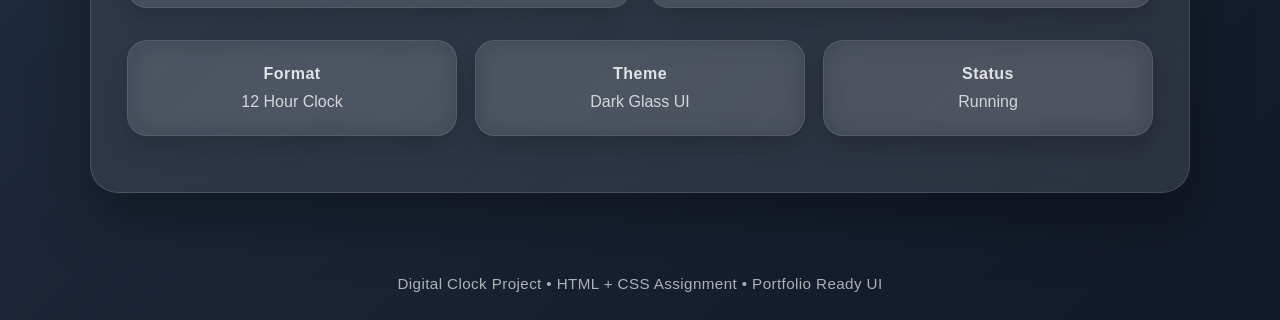
<file: Digital-Clock/index.html>
<!doctype html>
<html lang="en">
  <head>
    <meta charset="UTF-8" />
    <meta name="viewport" content="width=device-width, initial-scale=1.0" />
    <title>Digital Clock Application</title>
    <link rel="stylesheet" href="style.css" />
  </head>
  <body>
    <!-- Background Decorative Elements -->
    <div class="background">
      <div class="bg-circle circle-one"></div>
      <div class="bg-circle circle-two"></div>
      <div class="bg-circle circle-three"></div>
      <div class="bg-circle circle-four"></div>
    </div>

    <!-- Notification Banner -->
    <div class="notification-banner">
      <p>Clock synchronized successfully</p>
    </div>

    <!-- Main Application -->
    <main class="app-container">
      <!-- Clock Card -->
      <section class="clock-card" aria-label="Digital Clock Application">
        <!-- Header -->
        <header class="clock-header">
          <div class="brand">
            <h1>TimeSphere</h1>
            <p>Modern Digital Clock Interface</p>
          </div>

          <div class="theme-toggle-container">
            <label for="theme-switch" class="theme-toggle">
              <input type="checkbox" id="theme-switch" />
              <span class="toggle-slider"></span>
            </label>
          </div>
        </header>

        <!-- Status -->
        <section class="status-bar" aria-label="Clock Status">
          <span class="status-indicator"></span>
          <p>Live Clock Running</p>
        </section>

        <!-- Greeting -->
        <section class="greeting-section" aria-label="Greeting">
          <h2>Good Evening</h2>
          <p>Welcome to your digital dashboard</p>
        </section>

        <!-- Date -->
        <section class="date-section" aria-label="Current Date">
          <p class="day-name">Tuesday</p>
          <p class="full-date">13 May 2026</p>
        </section>

        <!-- Clock Display -->
        <section class="clock-display" aria-label="Current Time">
          <div class="time-box">
            <span class="time-value">10</span>
            <span class="time-label">Hours</span>
          </div>

          <div class="separator">:</div>

          <div class="time-box">
            <span class="time-value">45</span>
            <span class="time-label">Minutes</span>
          </div>

          <div class="separator">:</div>

          <div class="time-box">
            <span class="time-value">23</span>
            <span class="time-label">Seconds</span>
          </div>

          <div class="period-box">
            <span class="period">PM</span>
          </div>
        </section>

        <!-- Controls -->
        <section class="controls-section" aria-label="Clock Controls">
          <button class="control-btn">12H</button>
          <button class="control-btn">24H</button>
          <button class="control-btn">Reset</button>
        </section>

        <!-- Timezone -->
        <section class="timezone-section" aria-label="Timezone Information">
          <p>Timezone: Asia/Kolkata</p>
          <p>Location: India</p>
        </section>

        <!-- Day Progress -->
        <section class="progress-section" aria-label="Day Progress">
          <h2>Day Progress</h2>
          <div class="progress-bar">
            <div class="progress-fill"></div>
          </div>
          <p>65% of the day completed</p>
        </section>

        <!-- Alarm Section -->
        <section class="alarm-section" aria-label="Alarm">
          <h2>Alarm Schedule</h2>

          <div class="alarm-box">
            <span class="alarm-time">06:30 AM</span>
            <button class="alarm-btn">Set Alarm</button>
          </div>
        </section>

        <!-- World Clock -->
        <section class="world-clock-section" aria-label="World Clock">
          <h2>World Time</h2>

          <div class="world-grid">
            <article class="world-card">
              <h3>New York</h3>
              <p>08:15 AM</p>
            </article>

            <article class="world-card">
              <h3>London</h3>
              <p>01:15 PM</p>
            </article>

            <article class="world-card">
              <h3>Tokyo</h3>
              <p>09:15 PM</p>
            </article>
          </div>
        </section>

        <!-- Stats -->
        <section class="stats-grid" aria-label="Clock Statistics">
          <article class="stat-card">
            <h3>UTC Offset</h3>
            <p>+05:30</p>
          </article>

          <article class="stat-card">
            <h3>Week Number</h3>
            <p>20</p>
          </article>
        </section>

        <!-- Info Cards -->
        <section class="info-grid" aria-label="Additional Information">
          <article class="info-card">
            <h3>Format</h3>
            <p>12 Hour Clock</p>
          </article>

          <article class="info-card">
            <h3>Theme</h3>
            <p>Dark Glass UI</p>
          </article>

          <article class="info-card">
            <h3>Status</h3>
            <p>Running</p>
          </article>
        </section>
      </section>
    </main>

    <!-- Footer -->
    <footer class="footer">
      <p>Digital Clock Project • HTML + CSS Assignment • Portfolio Ready UI</p>
    </footer>
  </body>
</html>
</file>
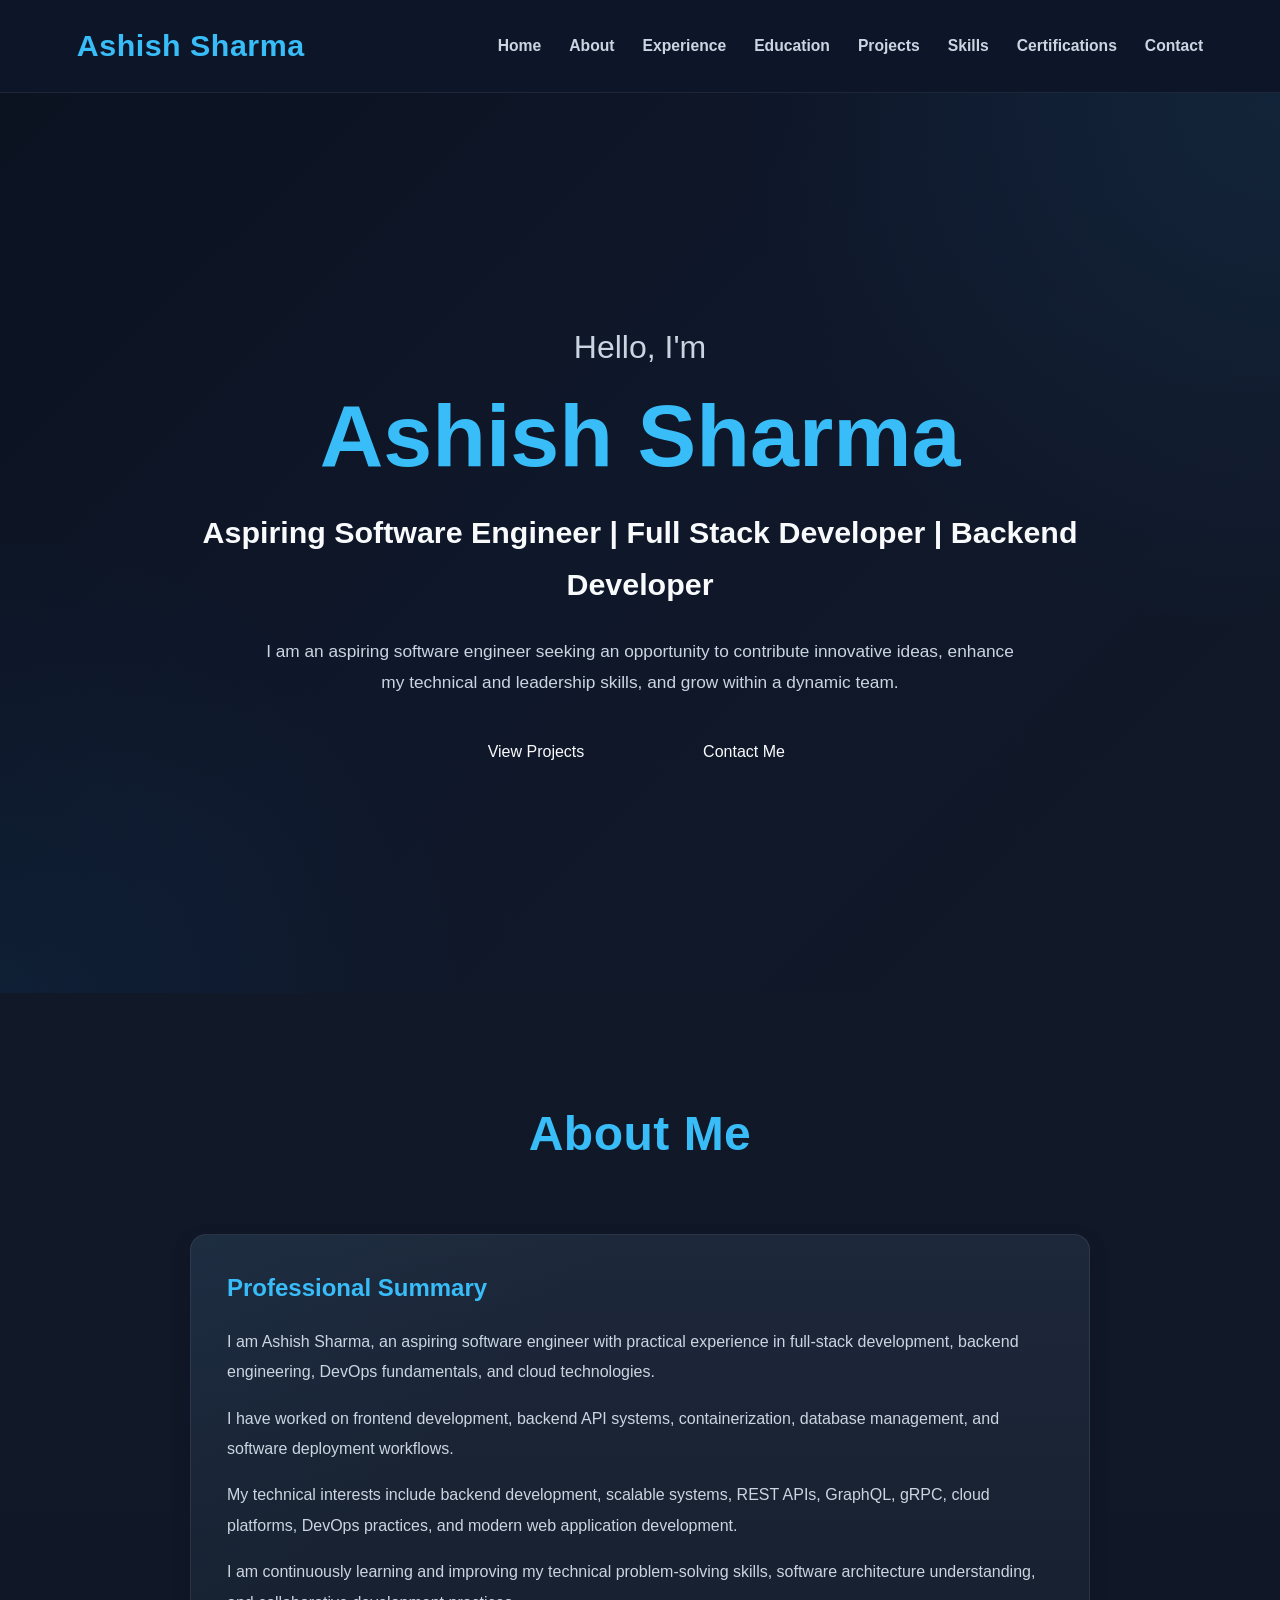
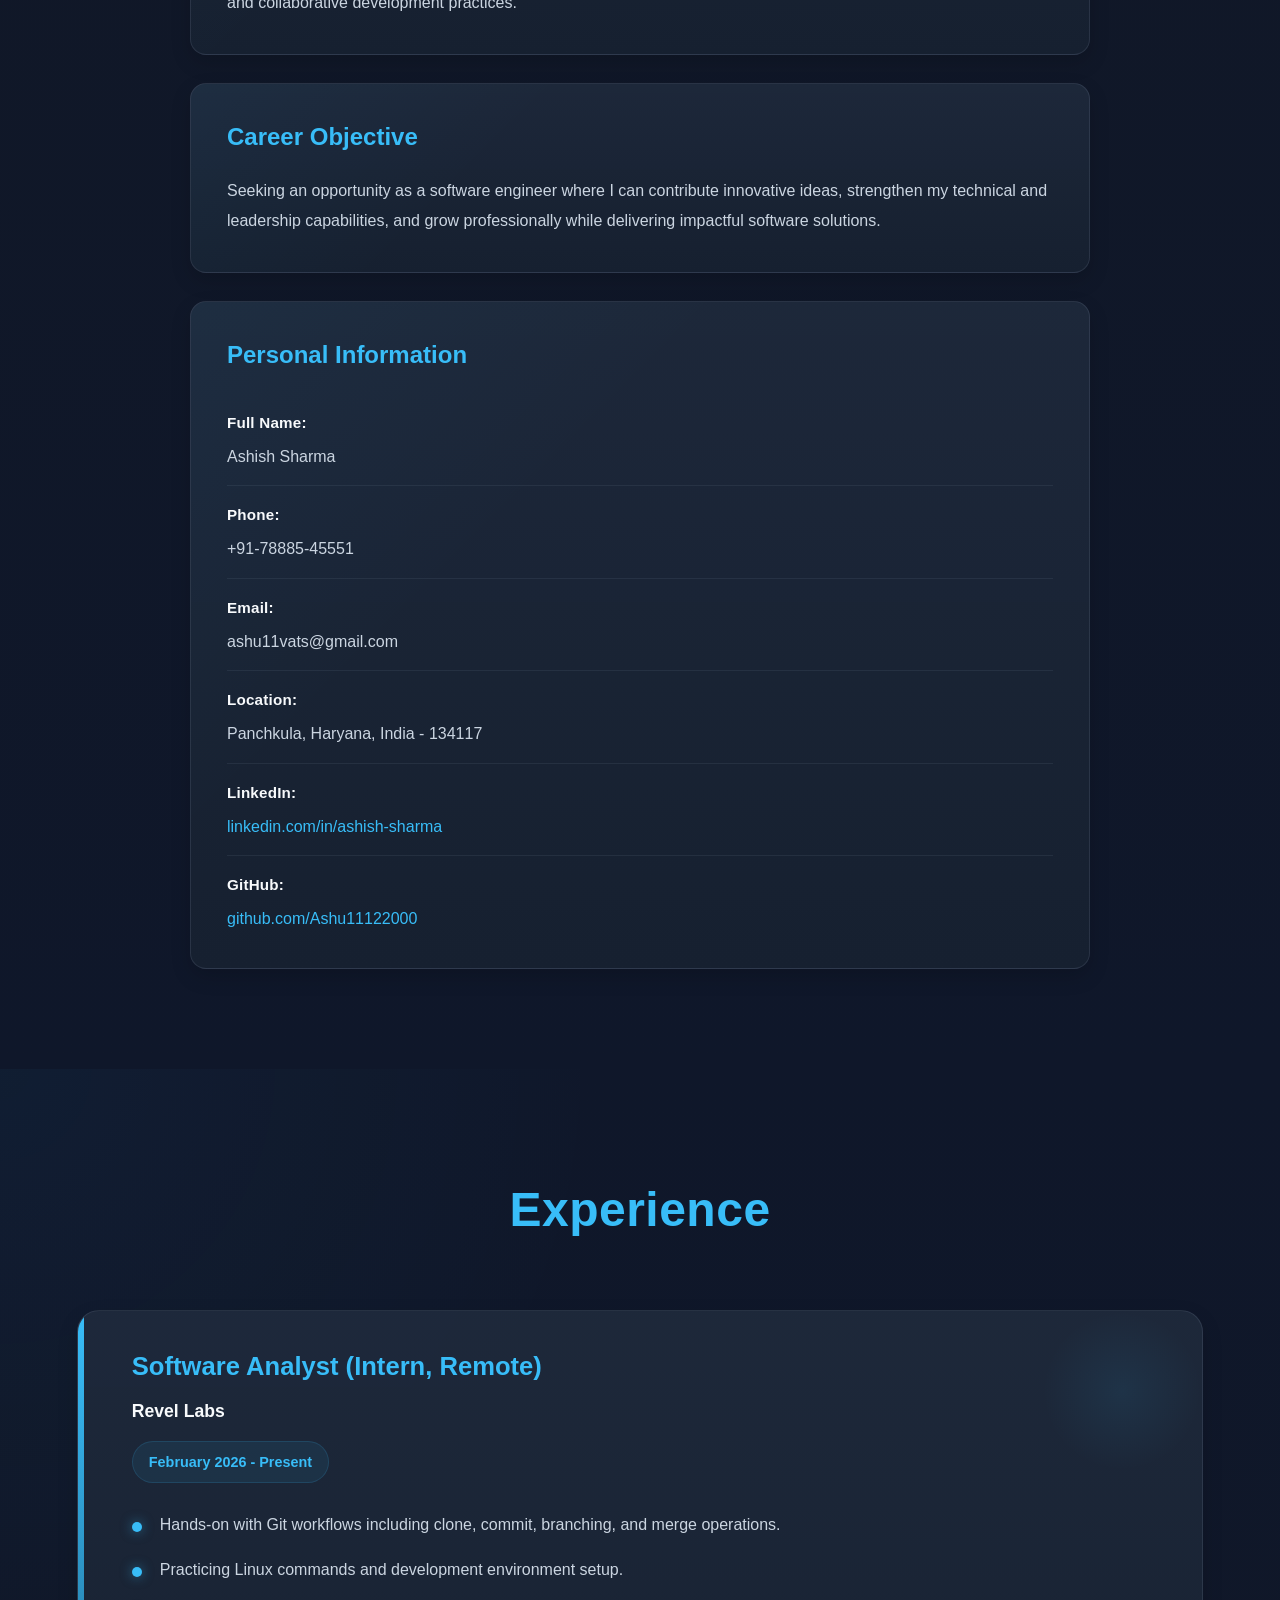
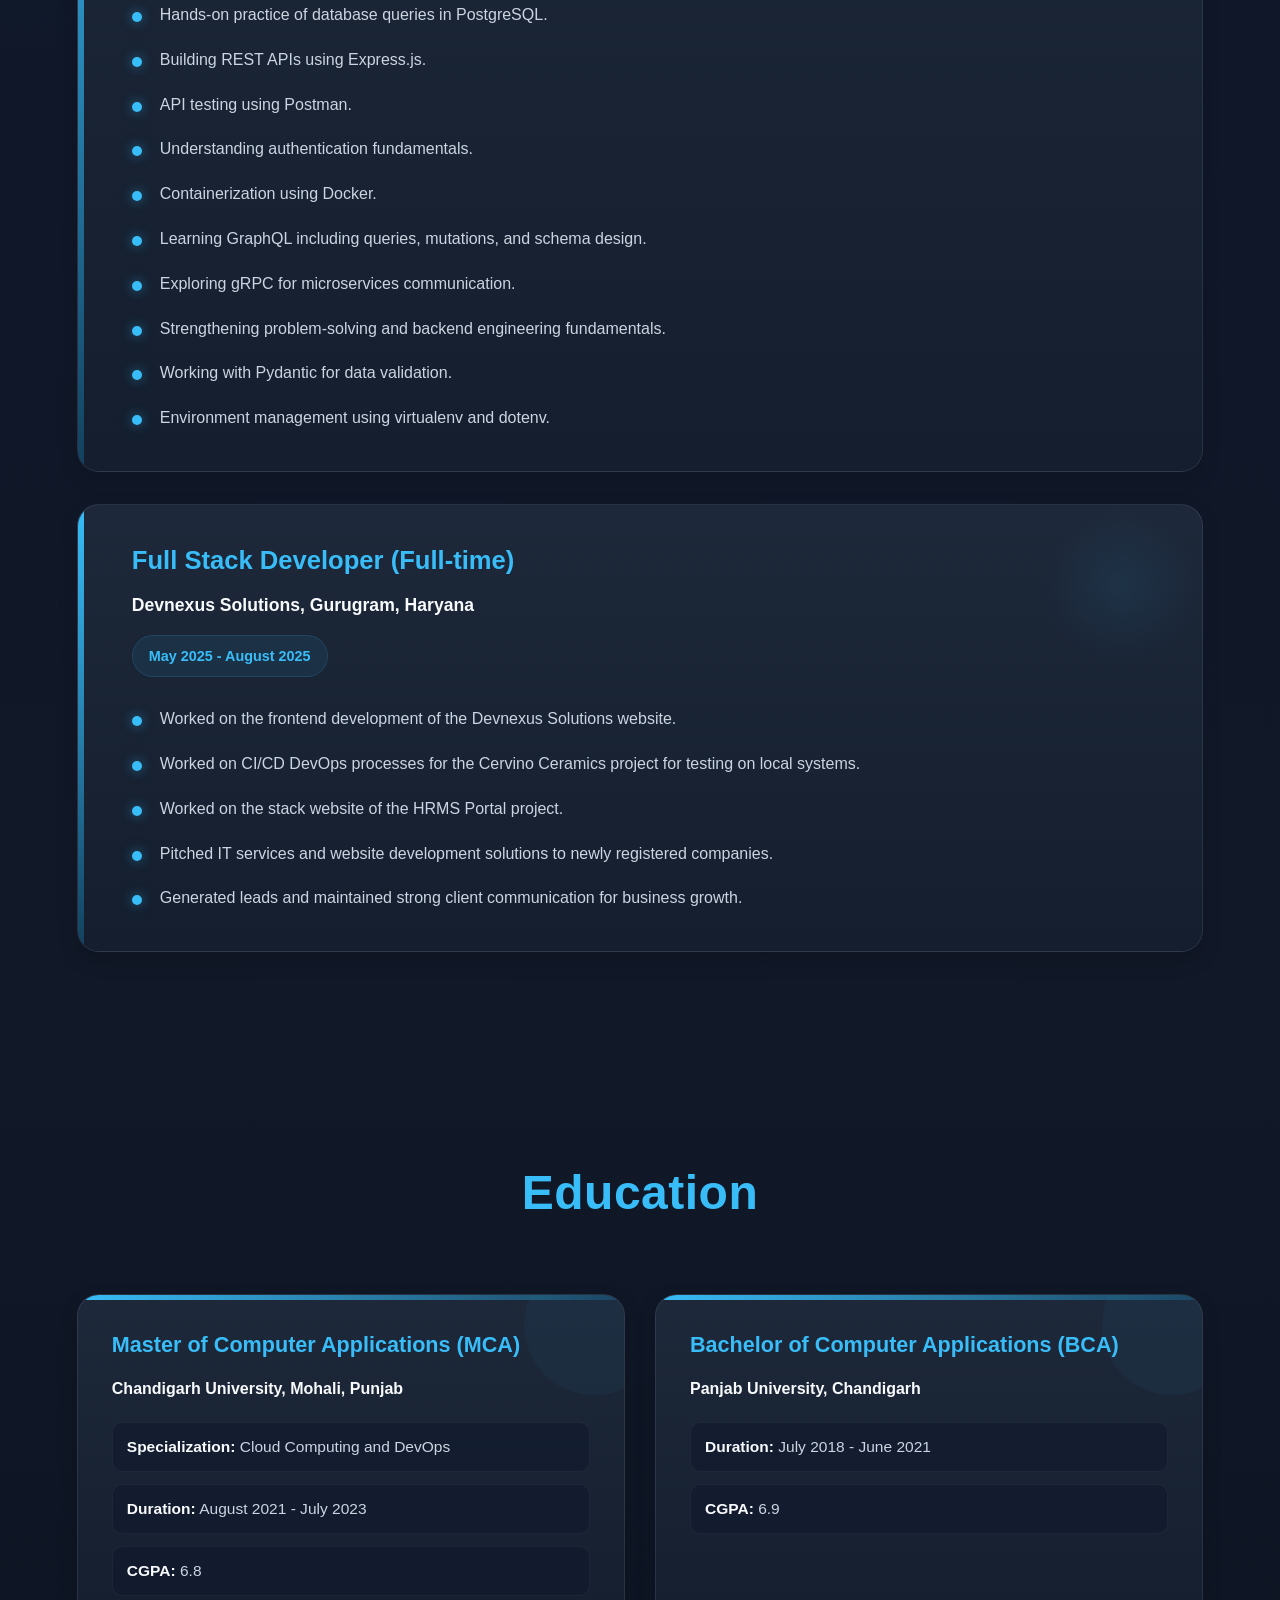
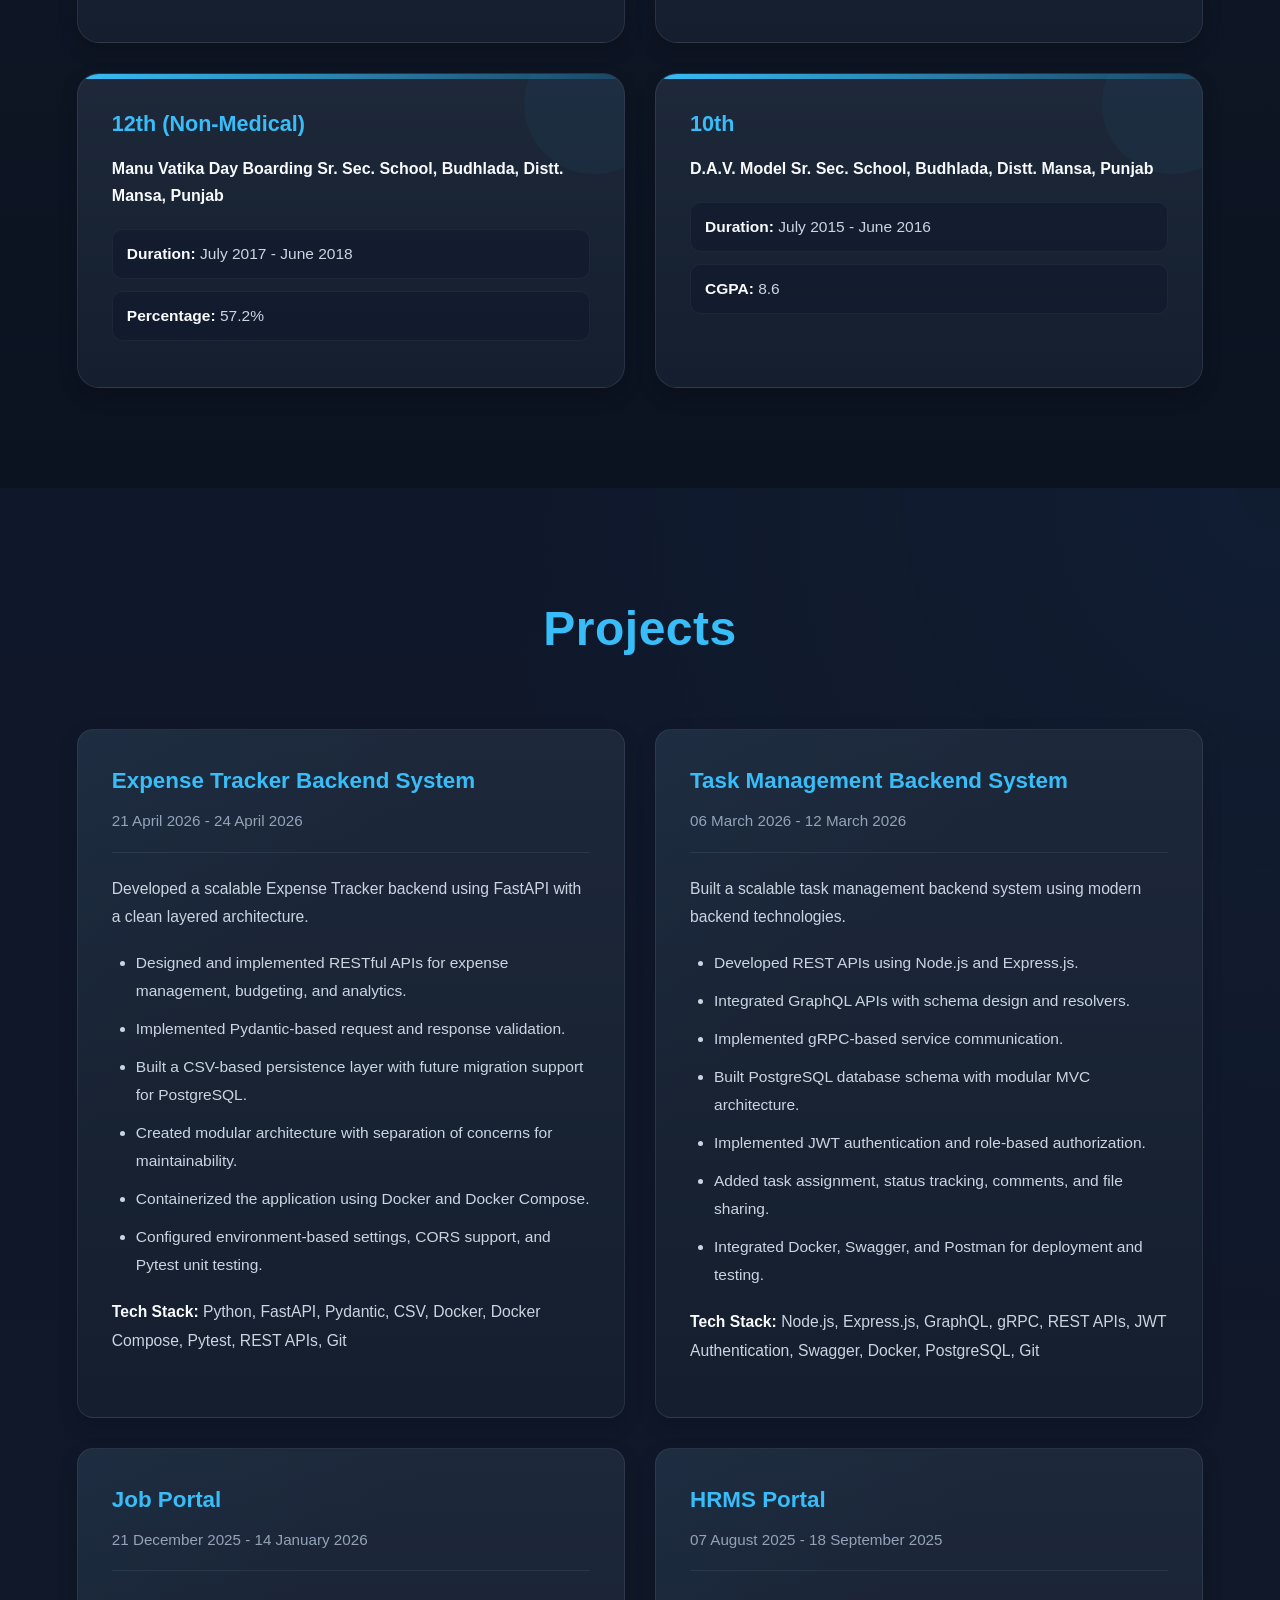
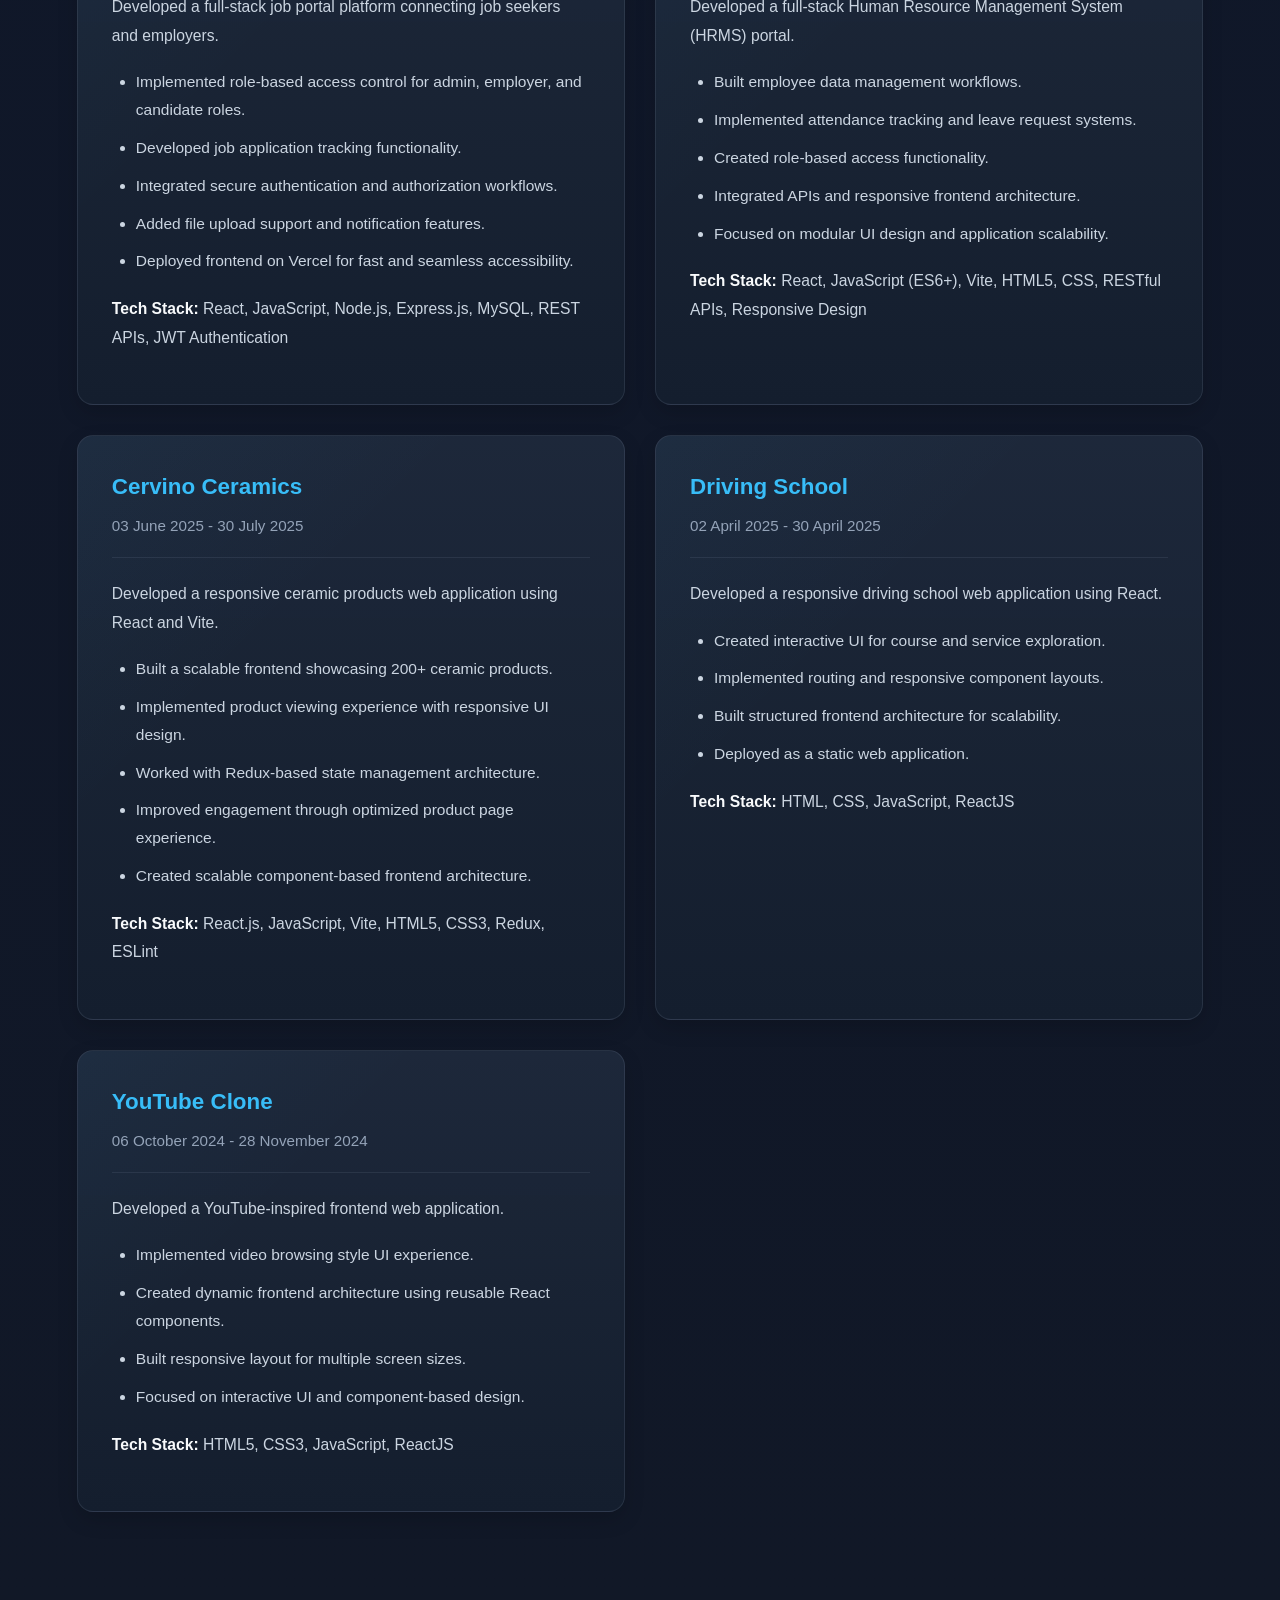
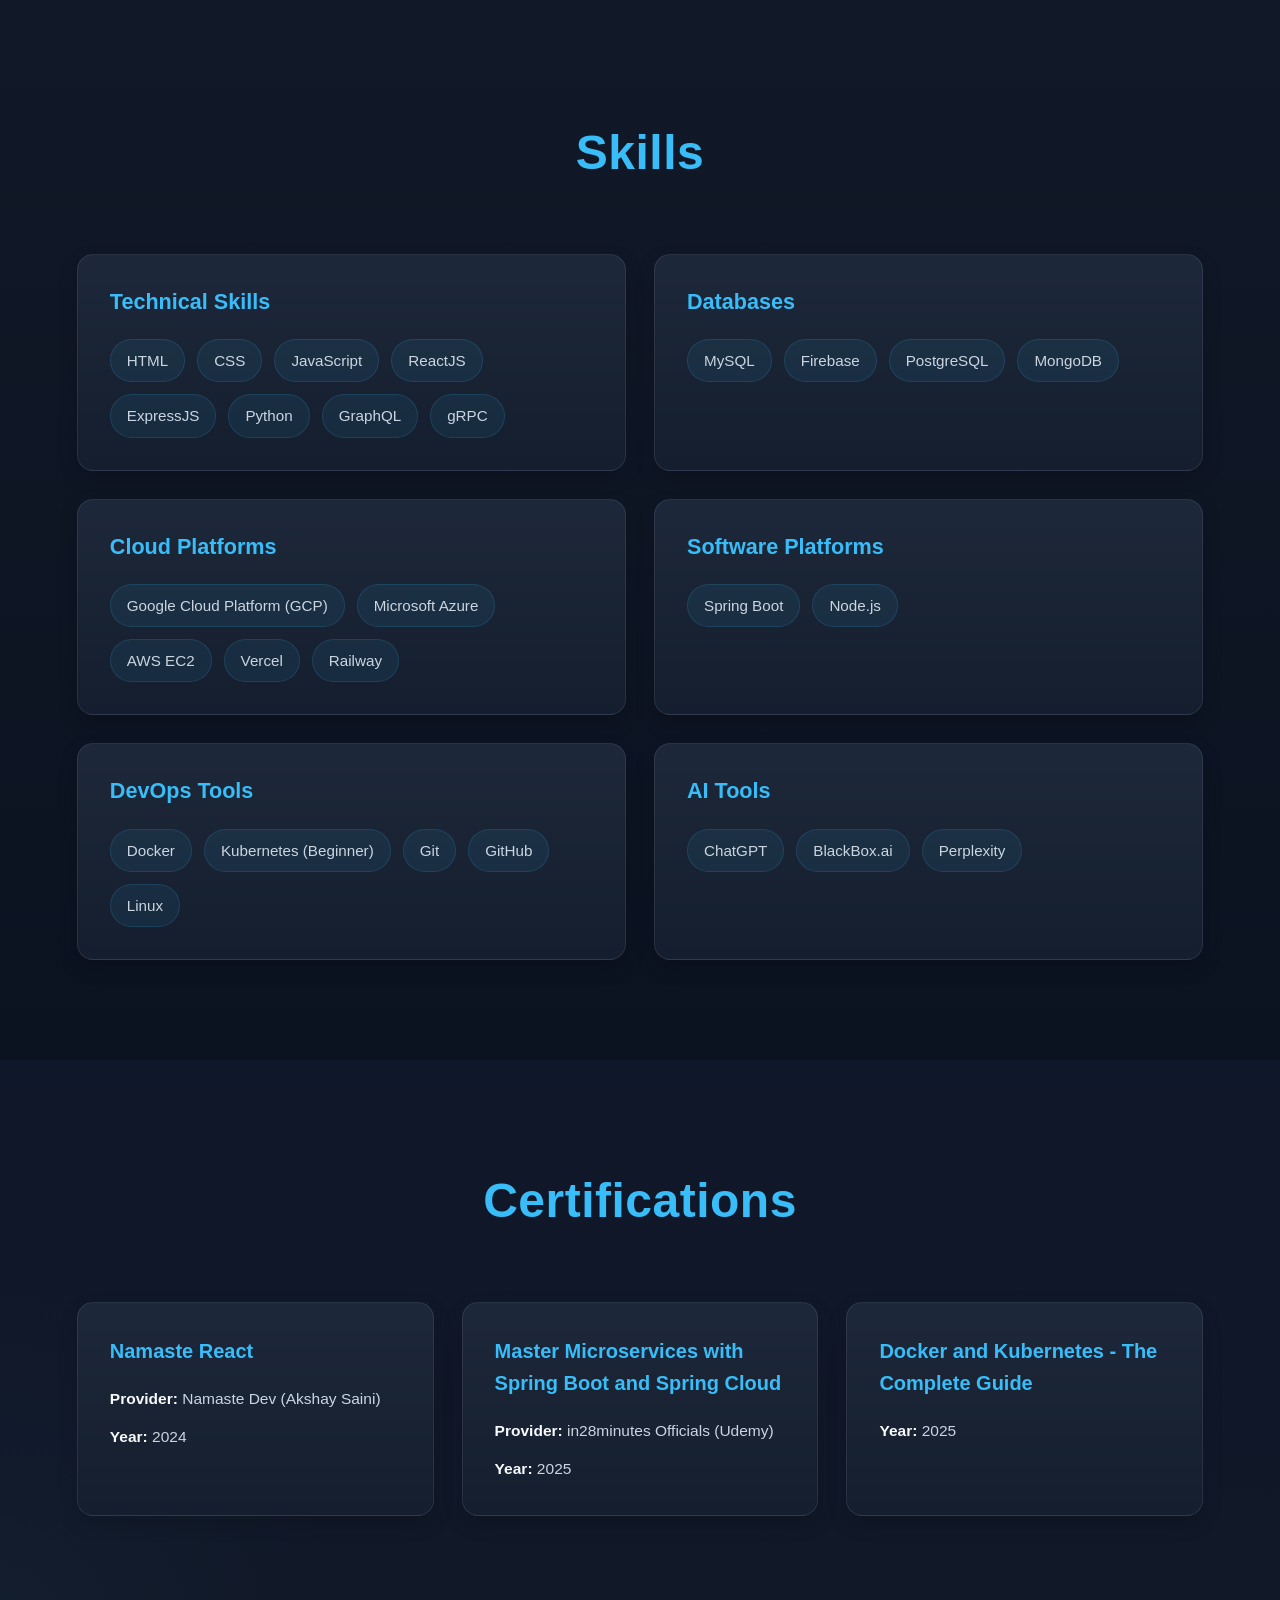
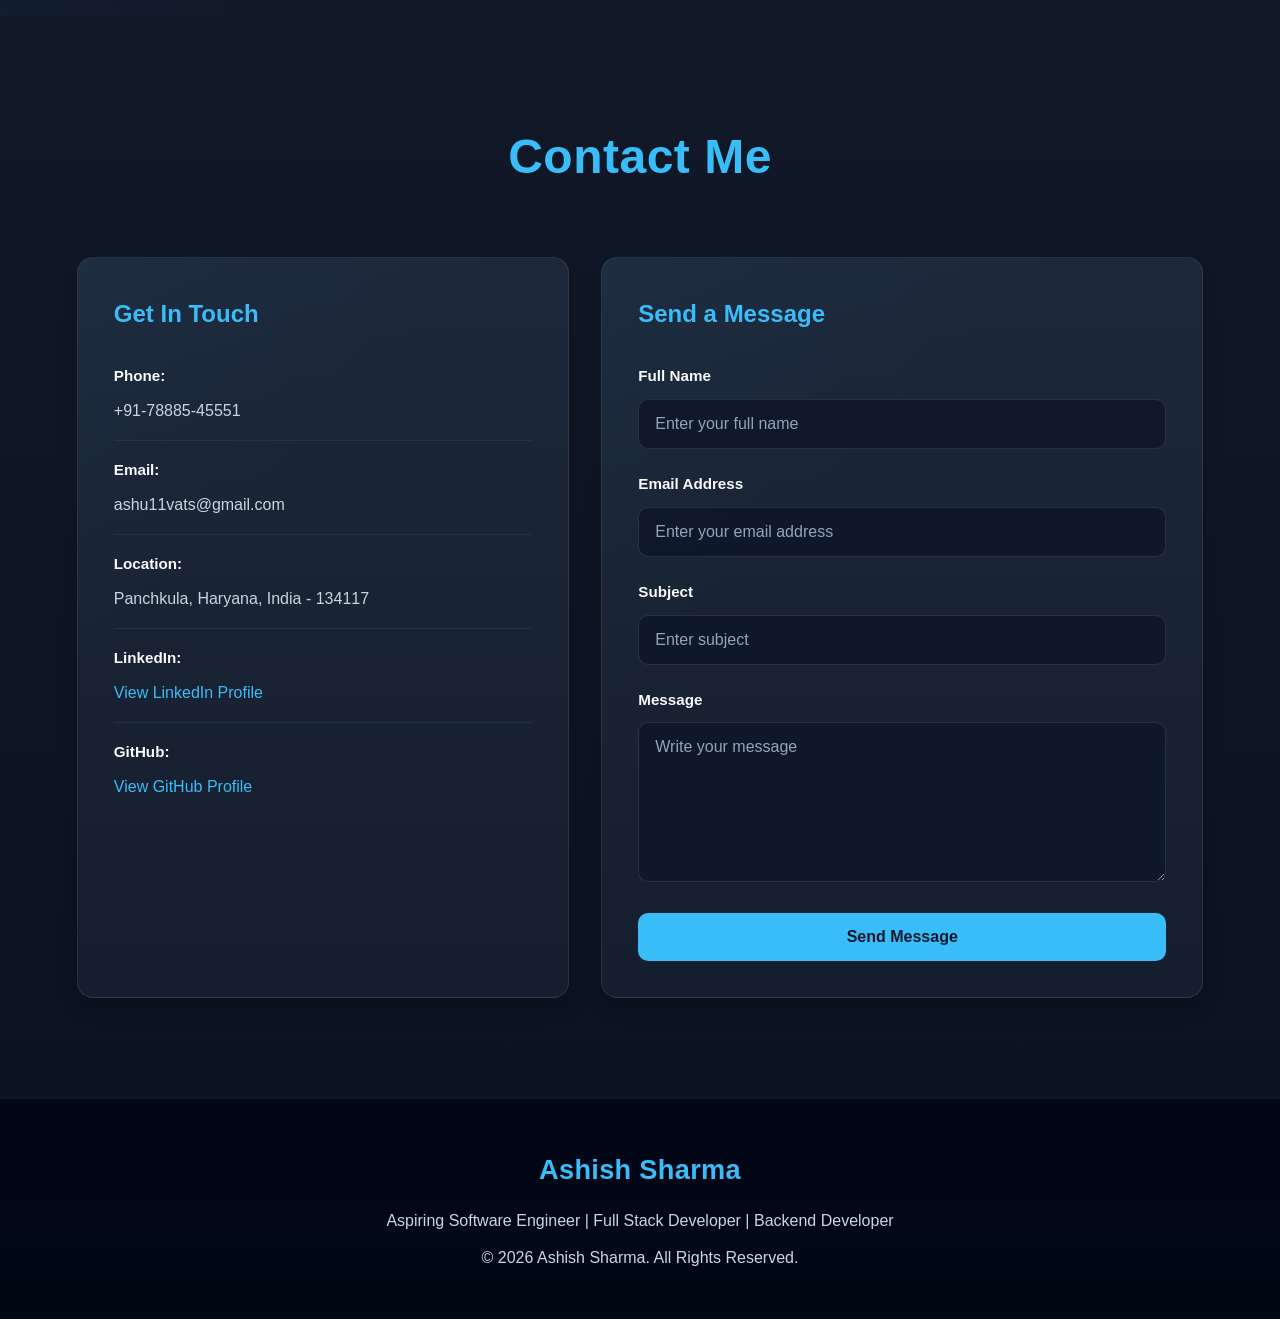
<file: portfolio-website/index.html>
<!doctype html>
<html lang="en">
  <head>
    <meta charset="UTF-8" />
    <meta name="viewport" content="width=device-width, initial-scale=1.0" />
    <title>Ashish Sharma | Personal Portfolio</title>
    <meta
      name="description"
      content="Personal portfolio website of Ashish Sharma - Aspiring Software Engineer"
    />
    <link rel="stylesheet" href="style.css" />
  </head>
  <body>
    <!-- Header -->
    <header>
      <nav>
        <div class="logo">
          <h1>Ashish Sharma</h1>
        </div>

        <ul class="nav-links">
          <li><a href="#home">Home</a></li>
          <li><a href="#about">About</a></li>
          <li><a href="#experience">Experience</a></li>
          <li><a href="#education">Education</a></li>
          <li><a href="#projects">Projects</a></li>
          <li><a href="#skills">Skills</a></li>
          <li><a href="#certifications">Certifications</a></li>
          <li><a href="#contact">Contact</a></li>
        </ul>
      </nav>
    </header>

    <main>
      <!-- Hero Section -->
      <section id="home">
        <div class="hero-content">
          <h2>Hello, I'm</h2>
          <h1>Ashish Sharma</h1>
          <h3>
            Aspiring Software Engineer | Full Stack Developer | Backend
            Developer
          </h3>

          <p>
            I am an aspiring software engineer seeking an opportunity to
            contribute innovative ideas, enhance my technical and leadership
            skills, and grow within a dynamic team.
          </p>

          <div class="hero-buttons">
            <a href="#projects">View Projects</a>
            <a href="#contact">Contact Me</a>
          </div>
        </div>
      </section>

      <!-- About Section -->
      <section id="about">
        <div class="section-heading">
          <h2>About Me</h2>
        </div>

        <div class="about-container">
          <div class="about-introduction">
            <h3>Professional Summary</h3>
            <p>
              I am Ashish Sharma, an aspiring software engineer with practical
              experience in full-stack development, backend engineering, DevOps
              fundamentals, and cloud technologies.
            </p>

            <p>
              I have worked on frontend development, backend API systems,
              containerization, database management, and software deployment
              workflows.
            </p>

            <p>
              My technical interests include backend development, scalable
              systems, REST APIs, GraphQL, gRPC, cloud platforms, DevOps
              practices, and modern web application development.
            </p>

            <p>
              I am continuously learning and improving my technical
              problem-solving skills, software architecture understanding, and
              collaborative development practices.
            </p>
          </div>

          <div class="career-objective">
            <h3>Career Objective</h3>

            <p>
              Seeking an opportunity as a software engineer where I can
              contribute innovative ideas, strengthen my technical and
              leadership capabilities, and grow professionally while delivering
              impactful software solutions.
            </p>
          </div>

          <div class="about-details">
            <h3>Personal Information</h3>

            <div class="detail-item">
              <strong>Full Name:</strong>
              <span>Ashish Sharma</span>
            </div>

            <div class="detail-item">
              <strong>Phone:</strong>
              <span>+91-78885-45551</span>
            </div>

            <div class="detail-item">
              <strong>Email:</strong>
              <span>ashu11vats@gmail.com</span>
            </div>

            <div class="detail-item">
              <strong>Location:</strong>
              <span>Panchkula, Haryana, India - 134117</span>
            </div>

            <div class="detail-item">
              <strong>LinkedIn:</strong>
              <a
                href="https://www.linkedin.com/in/ashish-sharma-383439191/"
                target="_blank"
              >
                linkedin.com/in/ashish-sharma
              </a>
            </div>

            <div class="detail-item">
              <strong>GitHub:</strong>
              <a href="https://github.com/Ashu11122000" target="_blank">
                github.com/Ashu11122000
              </a>
            </div>
          </div>
        </div>
      </section>

      <!-- Experience Section -->
      <section id="experience">
        <div class="section-heading">
          <h2>Experience</h2>
        </div>

        <div class="experience-container">
          <!-- Experience Card 1 -->
          <article class="experience-card">
            <div class="experience-header">
              <h3>Software Analyst (Intern, Remote)</h3>
              <h4>Revel Labs</h4>
              <p>February 2026 - Present</p>
            </div>

            <div class="experience-content">
              <ul>
                <li>
                  Hands-on with Git workflows including clone, commit,
                  branching, and merge operations.
                </li>
                <li>
                  Practicing Linux commands and development environment setup.
                </li>
                <li>Hands-on practice of database queries in PostgreSQL.</li>
                <li>Building REST APIs using Express.js.</li>
                <li>API testing using Postman.</li>
                <li>Understanding authentication fundamentals.</li>
                <li>Containerization using Docker.</li>
                <li>
                  Learning GraphQL including queries, mutations, and schema
                  design.
                </li>
                <li>Exploring gRPC for microservices communication.</li>
                <li>
                  Strengthening problem-solving and backend engineering
                  fundamentals.
                </li>
                <li>Working with Pydantic for data validation.</li>
                <li>Environment management using virtualenv and dotenv.</li>
              </ul>
            </div>
          </article>

          <!-- Experience Card 2 -->
          <article class="experience-card">
            <div class="experience-header">
              <h3>Full Stack Developer (Full-time)</h3>
              <h4>Devnexus Solutions, Gurugram, Haryana</h4>
              <p>May 2025 - August 2025</p>
            </div>

            <div class="experience-content">
              <ul>
                <li>
                  Worked on the frontend development of the Devnexus Solutions
                  website.
                </li>
                <li>
                  Worked on CI/CD DevOps processes for the Cervino Ceramics
                  project for testing on local systems.
                </li>
                <li>Worked on the stack website of the HRMS Portal project.</li>
                <li>
                  Pitched IT services and website development solutions to newly
                  registered companies.
                </li>
                <li>
                  Generated leads and maintained strong client communication for
                  business growth.
                </li>
              </ul>
            </div>
          </article>
        </div>
      </section>

      <!-- Education Section -->
      <section id="education">
        <div class="section-heading">
          <h2>Education</h2>
        </div>

        <div class="education-container">
          <!-- Education Card 1 -->
          <article class="education-card">
            <h3>Master of Computer Applications (MCA)</h3>
            <h4>Chandigarh University, Mohali, Punjab</h4>
            <p><strong>Specialization:</strong> Cloud Computing and DevOps</p>
            <p><strong>Duration:</strong> August 2021 - July 2023</p>
            <p><strong>CGPA:</strong> 6.8</p>
          </article>

          <!-- Education Card 2 -->
          <article class="education-card">
            <h3>Bachelor of Computer Applications (BCA)</h3>
            <h4>Panjab University, Chandigarh</h4>
            <p><strong>Duration:</strong> July 2018 - June 2021</p>
            <p><strong>CGPA:</strong> 6.9</p>
          </article>

          <!-- Education Card 3 -->
          <article class="education-card">
            <h3>12th (Non-Medical)</h3>
            <h4>
              Manu Vatika Day Boarding Sr. Sec. School, Budhlada, Distt. Mansa,
              Punjab
            </h4>
            <p><strong>Duration:</strong> July 2017 - June 2018</p>
            <p><strong>Percentage:</strong> 57.2%</p>
          </article>

          <!-- Education Card 4 -->
          <article class="education-card">
            <h3>10th</h3>
            <h4>
              D.A.V. Model Sr. Sec. School, Budhlada, Distt. Mansa, Punjab
            </h4>
            <p><strong>Duration:</strong> July 2015 - June 2016</p>
            <p><strong>CGPA:</strong> 8.6</p>
          </article>
        </div>
      </section>

      <!-- Projects Section -->
      <section id="projects">
        <div class="section-heading">
          <h2>Projects</h2>
        </div>

        <div class="projects-container">
          <!-- Project 1 -->
          <article class="project-card">
            <div class="project-header">
              <h3>Expense Tracker Backend System</h3>
              <p>21 April 2026 - 24 April 2026</p>
            </div>

            <div class="project-content">
              <p>
                Developed a scalable Expense Tracker backend using FastAPI with
                a clean layered architecture.
              </p>

              <ul>
                <li>
                  Designed and implemented RESTful APIs for expense management,
                  budgeting, and analytics.
                </li>
                <li>
                  Implemented Pydantic-based request and response validation.
                </li>
                <li>
                  Built a CSV-based persistence layer with future migration
                  support for PostgreSQL.
                </li>
                <li>
                  Created modular architecture with separation of concerns for
                  maintainability.
                </li>
                <li>
                  Containerized the application using Docker and Docker Compose.
                </li>
                <li>
                  Configured environment-based settings, CORS support, and
                  Pytest unit testing.
                </li>
              </ul>

              <p>
                <strong>Tech Stack:</strong>
                Python, FastAPI, Pydantic, CSV, Docker, Docker Compose, Pytest,
                REST APIs, Git
              </p>
            </div>
          </article>

          <!-- Project 2 -->
          <article class="project-card">
            <div class="project-header">
              <h3>Task Management Backend System</h3>
              <p>06 March 2026 - 12 March 2026</p>
            </div>

            <div class="project-content">
              <p>
                Built a scalable task management backend system using modern
                backend technologies.
              </p>

              <ul>
                <li>Developed REST APIs using Node.js and Express.js.</li>
                <li>
                  Integrated GraphQL APIs with schema design and resolvers.
                </li>
                <li>Implemented gRPC-based service communication.</li>
                <li>
                  Built PostgreSQL database schema with modular MVC
                  architecture.
                </li>
                <li>
                  Implemented JWT authentication and role-based authorization.
                </li>
                <li>
                  Added task assignment, status tracking, comments, and file
                  sharing.
                </li>
                <li>
                  Integrated Docker, Swagger, and Postman for deployment and
                  testing.
                </li>
              </ul>

              <p>
                <strong>Tech Stack:</strong>
                Node.js, Express.js, GraphQL, gRPC, REST APIs, JWT
                Authentication, Swagger, Docker, PostgreSQL, Git
              </p>
            </div>
          </article>

          <!-- Project 3 -->
          <article class="project-card">
            <div class="project-header">
              <h3>Job Portal</h3>
              <p>21 December 2025 - 14 January 2026</p>
            </div>

            <div class="project-content">
              <p>
                Developed a full-stack job portal platform connecting job
                seekers and employers.
              </p>

              <ul>
                <li>
                  Implemented role-based access control for admin, employer, and
                  candidate roles.
                </li>
                <li>Developed job application tracking functionality.</li>
                <li>
                  Integrated secure authentication and authorization workflows.
                </li>
                <li>Added file upload support and notification features.</li>
                <li>
                  Deployed frontend on Vercel for fast and seamless
                  accessibility.
                </li>
              </ul>

              <p>
                <strong>Tech Stack:</strong>
                React, JavaScript, Node.js, Express.js, MySQL, REST APIs, JWT
                Authentication
              </p>
            </div>
          </article>

          <!-- Project 4 -->
          <article class="project-card">
            <div class="project-header">
              <h3>HRMS Portal</h3>
              <p>07 August 2025 - 18 September 2025</p>
            </div>

            <div class="project-content">
              <p>
                Developed a full-stack Human Resource Management System (HRMS)
                portal.
              </p>

              <ul>
                <li>Built employee data management workflows.</li>
                <li>
                  Implemented attendance tracking and leave request systems.
                </li>
                <li>Created role-based access functionality.</li>
                <li>Integrated APIs and responsive frontend architecture.</li>
                <li>
                  Focused on modular UI design and application scalability.
                </li>
              </ul>

              <p>
                <strong>Tech Stack:</strong>
                React, JavaScript (ES6+), Vite, HTML5, CSS, RESTful APIs,
                Responsive Design
              </p>
            </div>
          </article>

          <!-- Project 5 -->
          <article class="project-card">
            <div class="project-header">
              <h3>Cervino Ceramics</h3>
              <p>03 June 2025 - 30 July 2025</p>
            </div>

            <div class="project-content">
              <p>
                Developed a responsive ceramic products web application using
                React and Vite.
              </p>

              <ul>
                <li>
                  Built a scalable frontend showcasing 200+ ceramic products.
                </li>
                <li>
                  Implemented product viewing experience with responsive UI
                  design.
                </li>
                <li>Worked with Redux-based state management architecture.</li>
                <li>
                  Improved engagement through optimized product page experience.
                </li>
                <li>Created scalable component-based frontend architecture.</li>
              </ul>

              <p>
                <strong>Tech Stack:</strong>
                React.js, JavaScript, Vite, HTML5, CSS3, Redux, ESLint
              </p>
            </div>
          </article>

          <!-- Project 6 -->
          <article class="project-card">
            <div class="project-header">
              <h3>Driving School</h3>
              <p>02 April 2025 - 30 April 2025</p>
            </div>

            <div class="project-content">
              <p>
                Developed a responsive driving school web application using
                React.
              </p>

              <ul>
                <li>
                  Created interactive UI for course and service exploration.
                </li>
                <li>Implemented routing and responsive component layouts.</li>
                <li>Built structured frontend architecture for scalability.</li>
                <li>Deployed as a static web application.</li>
              </ul>

              <p>
                <strong>Tech Stack:</strong>
                HTML, CSS, JavaScript, ReactJS
              </p>
            </div>
          </article>

          <!-- Project 7 -->
          <article class="project-card">
            <div class="project-header">
              <h3>YouTube Clone</h3>
              <p>06 October 2024 - 28 November 2024</p>
            </div>

            <div class="project-content">
              <p>Developed a YouTube-inspired frontend web application.</p>

              <ul>
                <li>Implemented video browsing style UI experience.</li>
                <li>
                  Created dynamic frontend architecture using reusable React
                  components.
                </li>
                <li>Built responsive layout for multiple screen sizes.</li>
                <li>Focused on interactive UI and component-based design.</li>
              </ul>

              <p>
                <strong>Tech Stack:</strong>
                HTML5, CSS3, JavaScript, ReactJS
              </p>
            </div>
          </article>
        </div>
      </section>

      <!-- Skills Section -->
      <section id="skills">
        <div class="section-heading">
          <h2>Skills</h2>
        </div>

        <div class="skills-container">
          <article class="skill-category">
            <h3>Technical Skills</h3>
            <ul>
              <li>HTML</li>
              <li>CSS</li>
              <li>JavaScript</li>
              <li>ReactJS</li>
              <li>ExpressJS</li>
              <li>Python</li>
              <li>GraphQL</li>
              <li>gRPC</li>
            </ul>
          </article>

          <article class="skill-category">
            <h3>Databases</h3>
            <ul>
              <li>MySQL</li>
              <li>Firebase</li>
              <li>PostgreSQL</li>
              <li>MongoDB</li>
            </ul>
          </article>

          <article class="skill-category">
            <h3>Cloud Platforms</h3>
            <ul>
              <li>Google Cloud Platform (GCP)</li>
              <li>Microsoft Azure</li>
              <li>AWS EC2</li>
              <li>Vercel</li>
              <li>Railway</li>
            </ul>
          </article>

          <article class="skill-category">
            <h3>Software Platforms</h3>
            <ul>
              <li>Spring Boot</li>
              <li>Node.js</li>
            </ul>
          </article>

          <article class="skill-category">
            <h3>DevOps Tools</h3>
            <ul>
              <li>Docker</li>
              <li>Kubernetes (Beginner)</li>
              <li>Git</li>
              <li>GitHub</li>
              <li>Linux</li>
            </ul>
          </article>

          <article class="skill-category">
            <h3>AI Tools</h3>
            <ul>
              <li>ChatGPT</li>
              <li>BlackBox.ai</li>
              <li>Perplexity</li>
            </ul>
          </article>
        </div>
      </section>

      <!-- Certifications Section -->
      <section id="certifications">
        <div class="section-heading">
          <h2>Certifications</h2>
        </div>

        <div class="certifications-container">
          <article class="certification-card">
            <h3>Namaste React</h3>
            <p><strong>Provider:</strong> Namaste Dev (Akshay Saini)</p>
            <p><strong>Year:</strong> 2024</p>
          </article>

          <article class="certification-card">
            <h3>Master Microservices with Spring Boot and Spring Cloud</h3>
            <p><strong>Provider:</strong> in28minutes Officials (Udemy)</p>
            <p><strong>Year:</strong> 2025</p>
          </article>

          <article class="certification-card">
            <h3>Docker and Kubernetes - The Complete Guide</h3>
            <p><strong>Year:</strong> 2025</p>
          </article>
        </div>
      </section>

      <!-- Contact Section -->
      <section id="contact">
        <div class="section-heading">
          <h2>Contact Me</h2>
        </div>

        <div class="contact-container">
          <div class="contact-info">
            <h3>Get In Touch</h3>

            <div class="contact-item">
              <strong>Phone:</strong>
              <p>+91-78885-45551</p>
            </div>

            <div class="contact-item">
              <strong>Email:</strong>
              <p>ashu11vats@gmail.com</p>
            </div>

            <div class="contact-item">
              <strong>Location:</strong>
              <p>Panchkula, Haryana, India - 134117</p>
            </div>

            <div class="contact-item">
              <strong>LinkedIn:</strong>
              <a
                href="https://www.linkedin.com/in/ashish-sharma-383439191/"
                target="_blank"
              >
                View LinkedIn Profile
              </a>
            </div>

            <div class="contact-item">
              <strong>GitHub:</strong>
              <a href="https://github.com/Ashu11122000" target="_blank">
                View GitHub Profile
              </a>
            </div>
          </div>

          <div class="contact-form">
            <h3>Send a Message</h3>

            <form>
              <div class="form-group">
                <label for="name">Full Name</label>
                <input
                  type="text"
                  id="name"
                  name="name"
                  placeholder="Enter your full name"
                />
              </div>

              <div class="form-group">
                <label for="email">Email Address</label>
                <input
                  type="email"
                  id="email"
                  name="email"
                  placeholder="Enter your email address"
                />
              </div>

              <div class="form-group">
                <label for="subject">Subject</label>
                <input
                  type="text"
                  id="subject"
                  name="subject"
                  placeholder="Enter subject"
                />
              </div>

              <div class="form-group">
                <label for="message">Message</label>
                <textarea
                  id="message"
                  name="message"
                  rows="6"
                  placeholder="Write your message"
                ></textarea>
              </div>

              <button type="submit">Send Message</button>
            </form>
          </div>
        </div>
      </section>
    </main>

    <!-- Footer -->
    <footer>
      <div class="footer-content">
        <h3>Ashish Sharma</h3>
        <p>
          Aspiring Software Engineer | Full Stack Developer | Backend Developer
        </p>
        <p>&copy; 2026 Ashish Sharma. All Rights Reserved.</p>
      </div>
    </footer>
  </body>
</html>
</file>
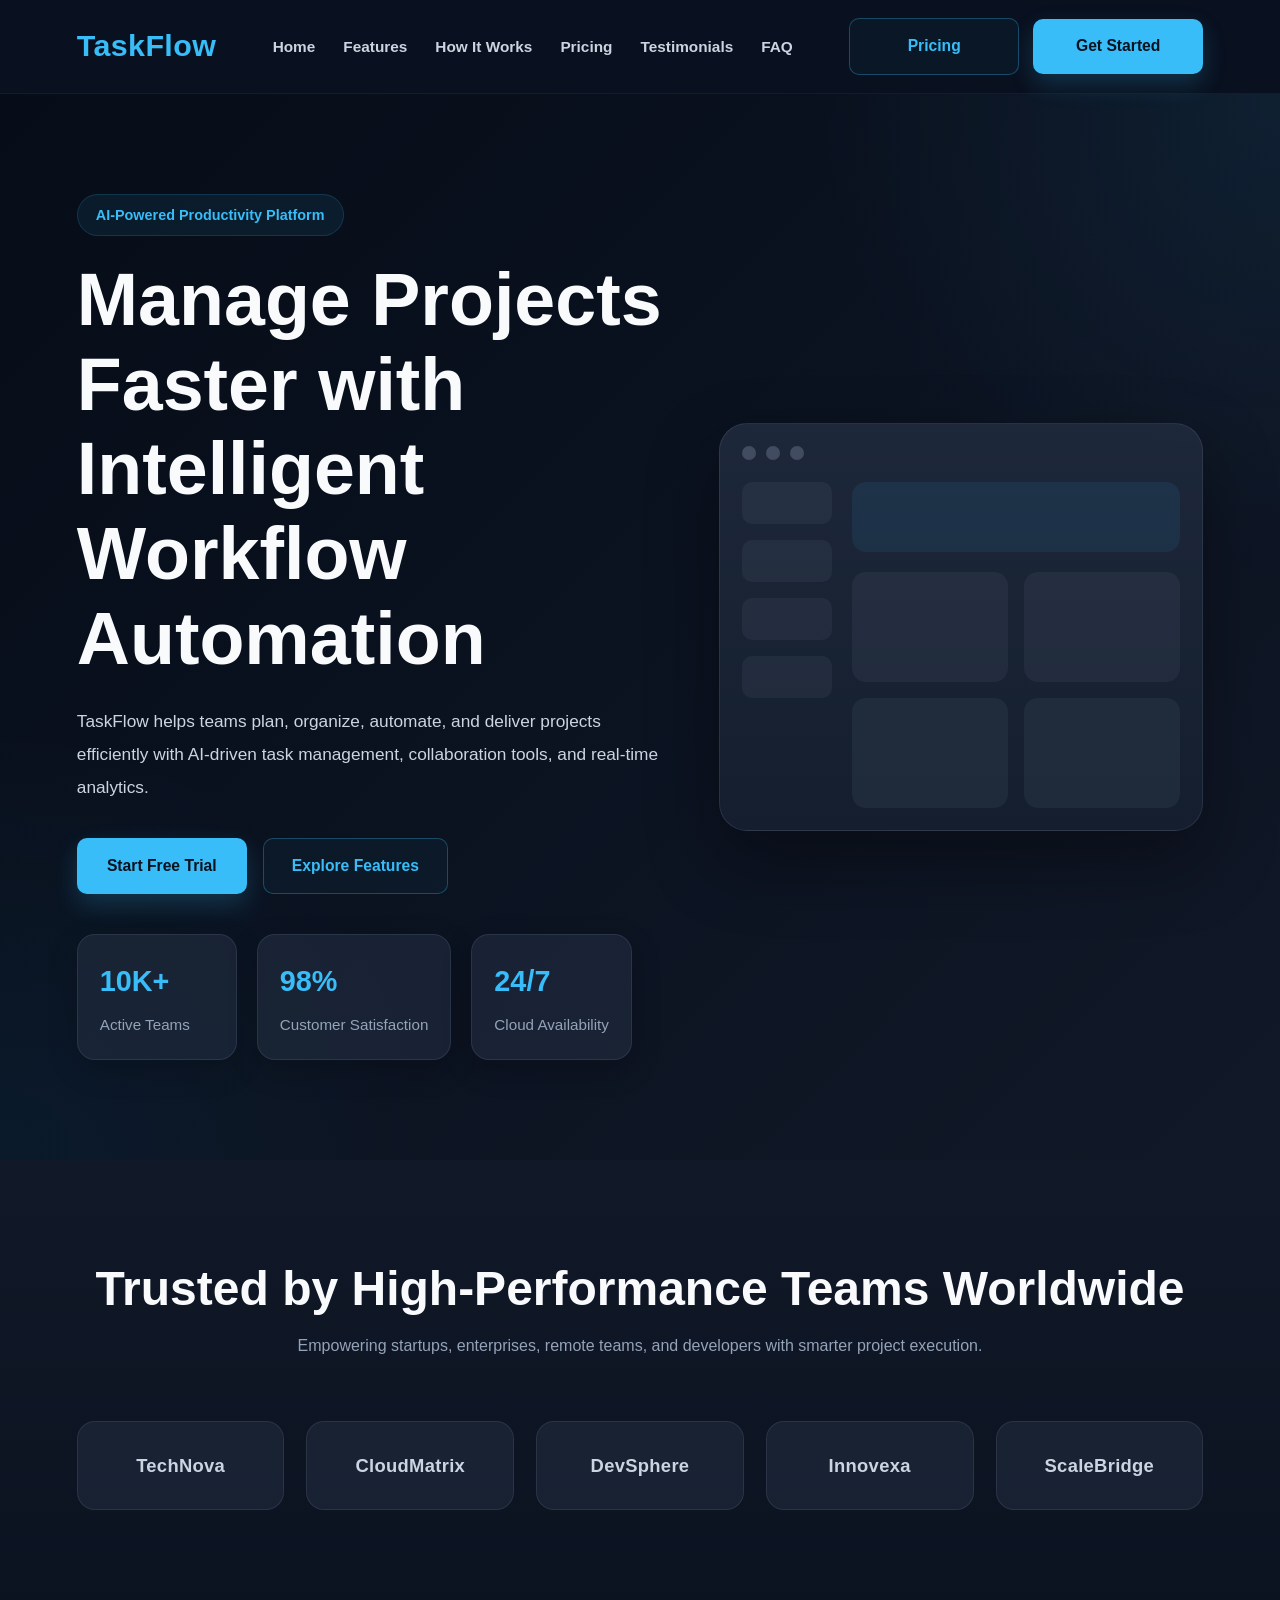
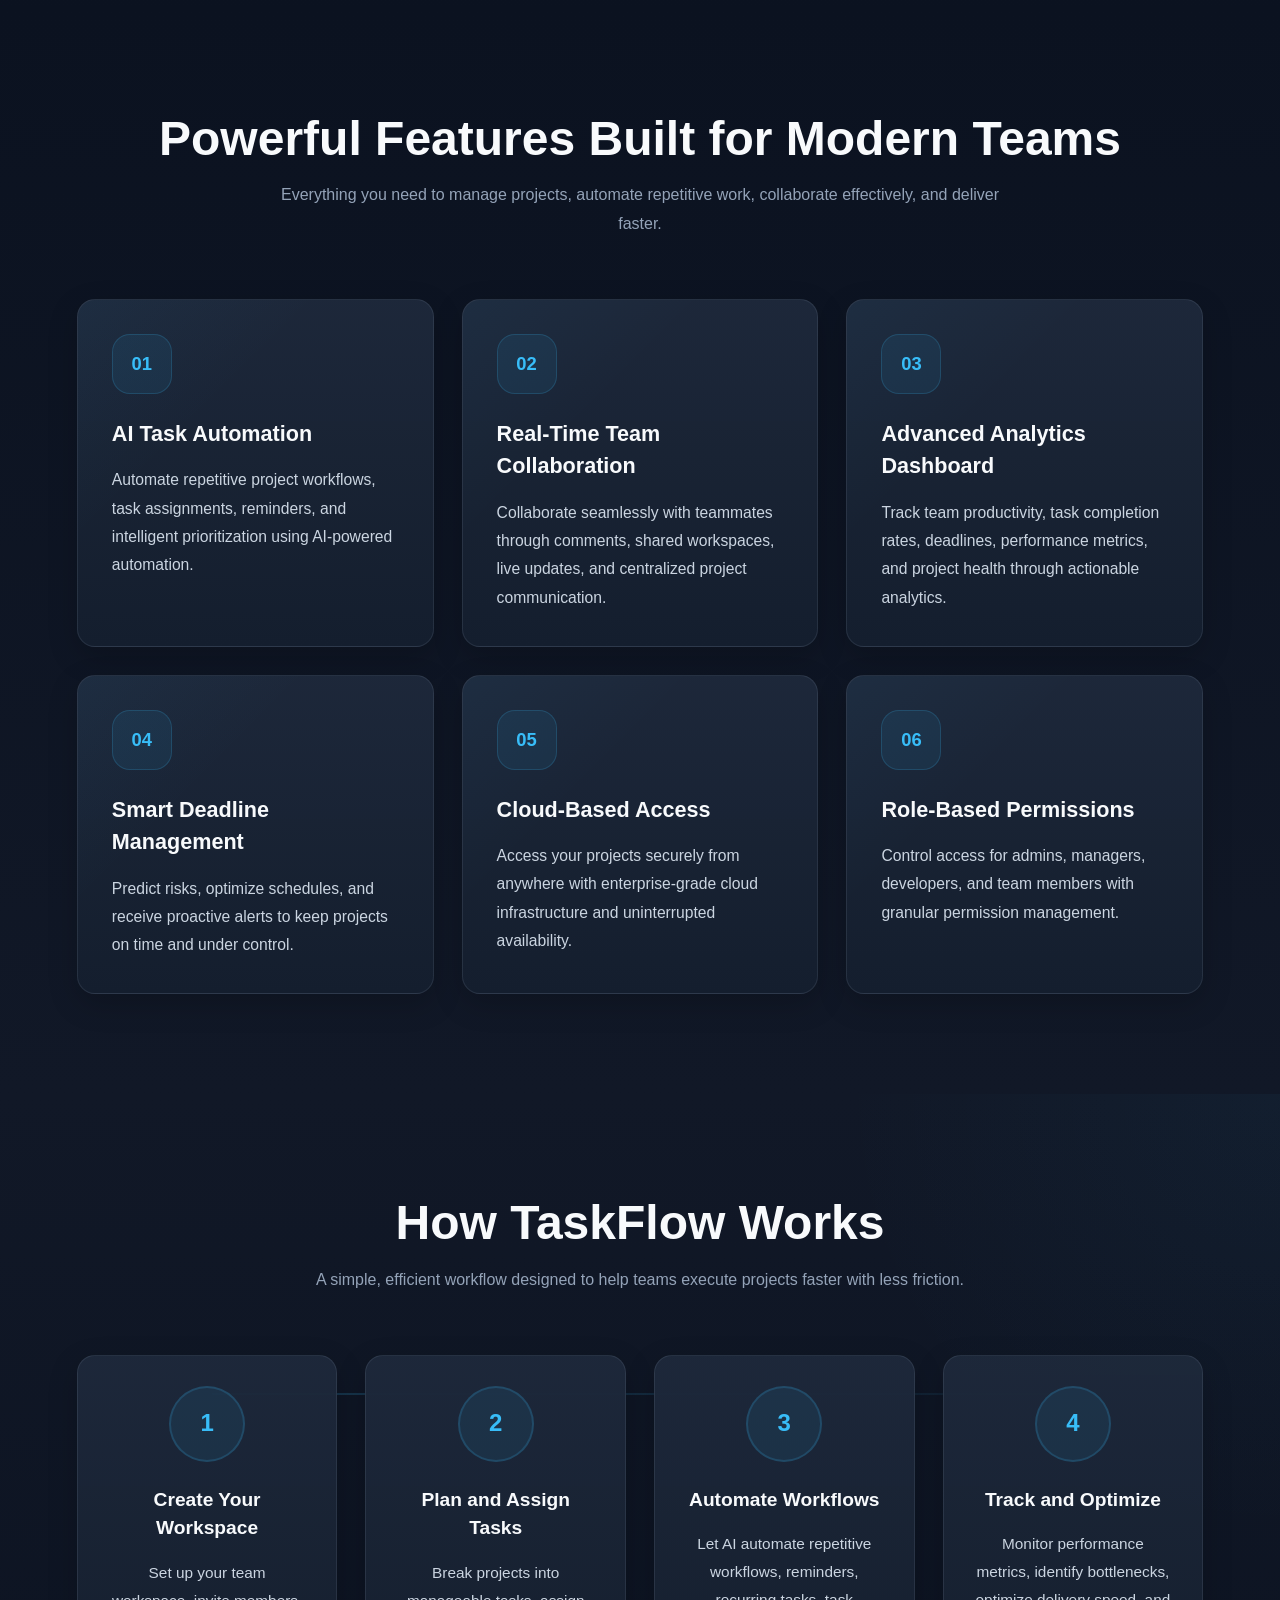
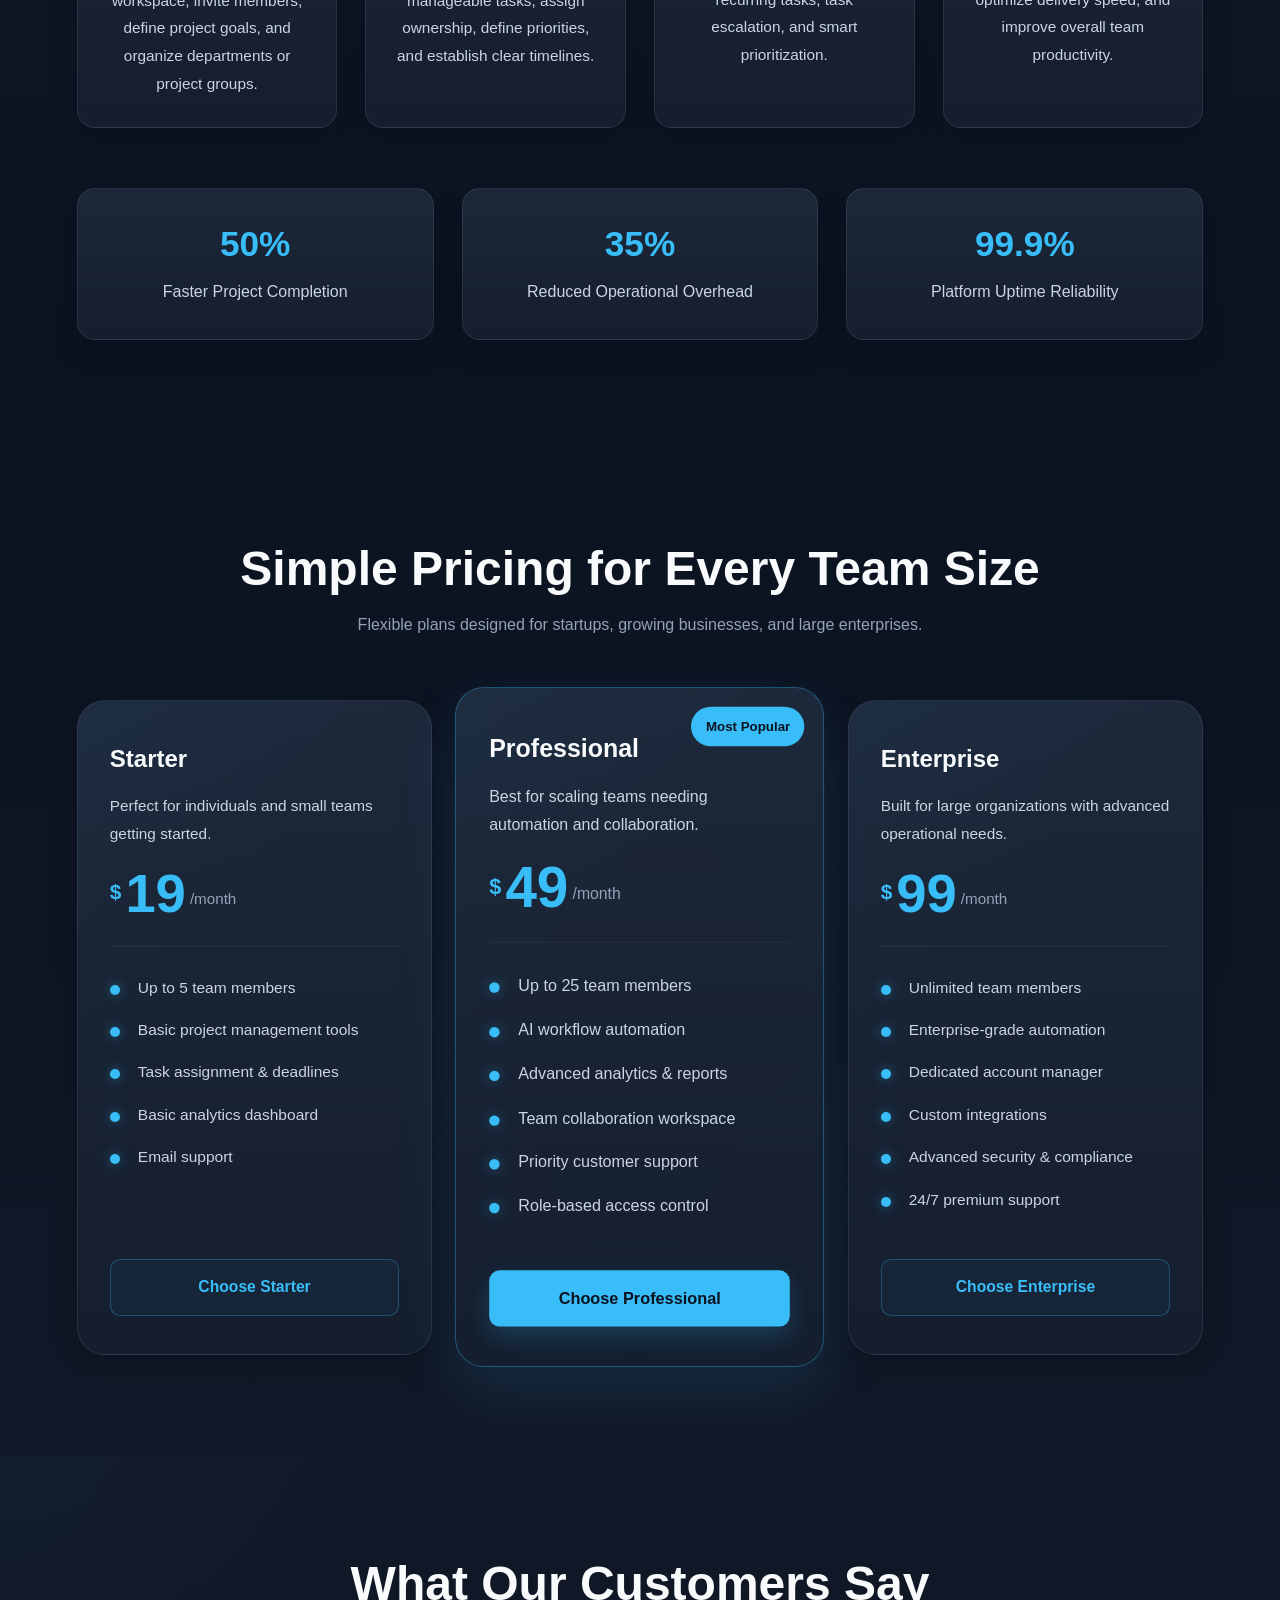
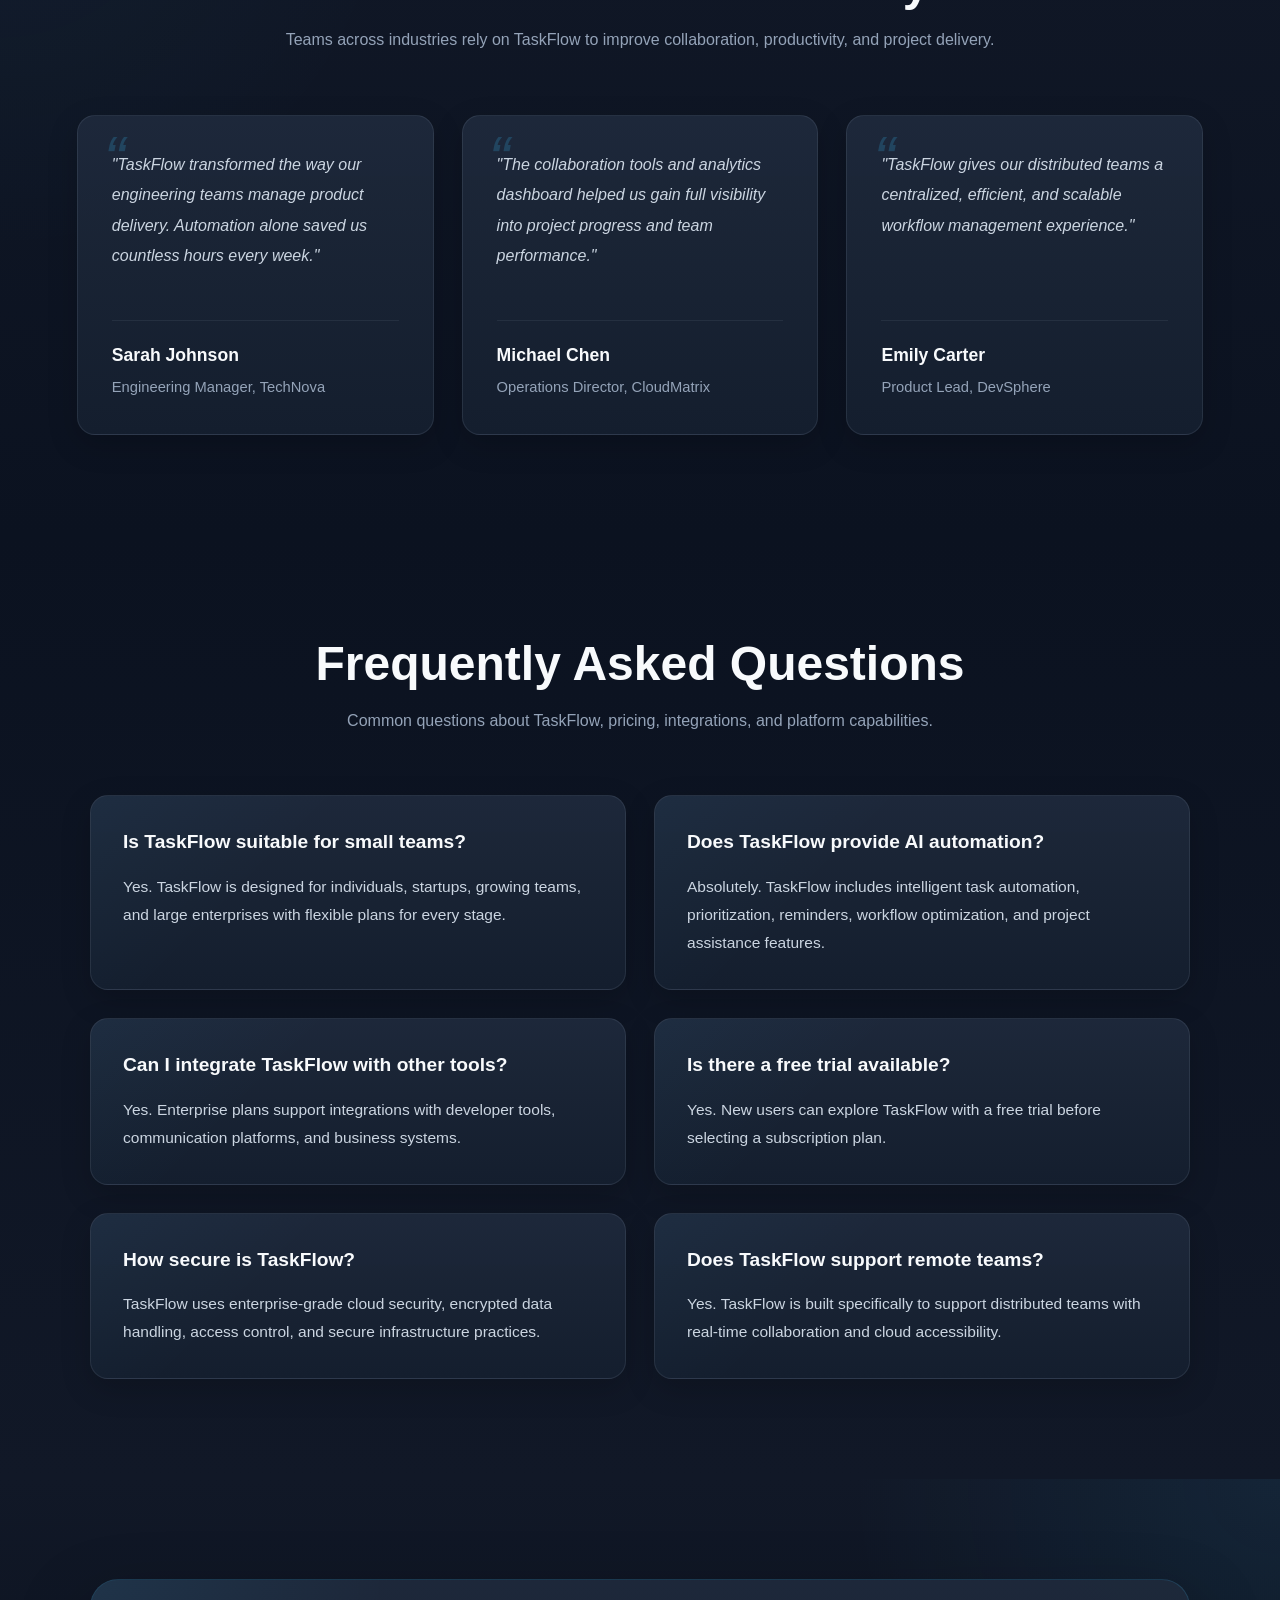
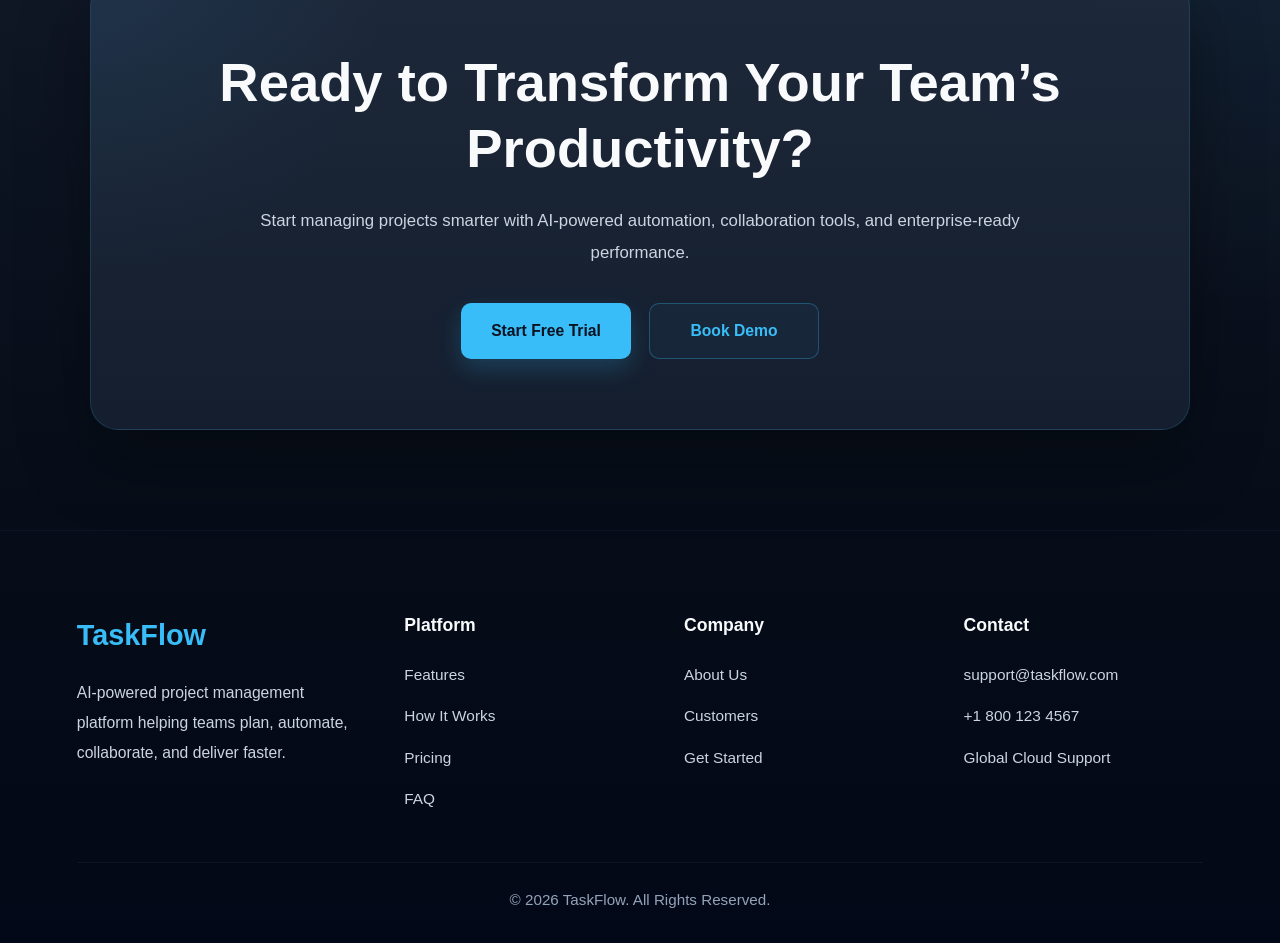
<file: Product-Landing-Page/index.html>
<!doctype html>
<html lang="en">
  <head>
    <meta charset="UTF-8" />
    <meta name="viewport" content="width=device-width, initial-scale=1.0" />
    <title>TaskFlow | AI Project Management Platform</title>
    <meta
      name="description"
      content="TaskFlow - AI-powered project management platform for teams, developers, and businesses."
    />
    <link rel="stylesheet" href="style.css" />
  </head>

  <body>
    <header>
      <nav>
        <div class="logo">
          <h1>TaskFlow</h1>
        </div>

        <ul class="nav-links">
          <li><a href="#home">Home</a></li>
          <li><a href="#features">Features</a></li>
          <li><a href="#workflow">How It Works</a></li>
          <li><a href="#pricing">Pricing</a></li>
          <li><a href="#testimonials">Testimonials</a></li>
          <li><a href="#faq">FAQ</a></li>
        </ul>

        <div class="nav-actions">
          <a href="#pricing" class="btn btn-secondary">Pricing</a>
          <a href="#cta" class="btn btn-primary">Get Started</a>
        </div>
      </nav>
    </header>

    <main>
      <!-- Hero Section -->
      <section id="home">
        <div class="hero-container">
          <div class="hero-content">
            <span class="hero-badge">AI-Powered Productivity Platform</span>

            <h2>Manage Projects Faster with Intelligent Workflow Automation</h2>

            <p>
              TaskFlow helps teams plan, organize, automate, and deliver
              projects efficiently with AI-driven task management, collaboration
              tools, and real-time analytics.
            </p>

            <div class="hero-buttons">
              <a href="#cta" class="btn btn-primary">Start Free Trial</a>
              <a href="#features" class="btn btn-secondary">Explore Features</a>
            </div>

            <div class="hero-stats">
              <div class="stat-card">
                <h3>10K+</h3>
                <p>Active Teams</p>
              </div>

              <div class="stat-card">
                <h3>98%</h3>
                <p>Customer Satisfaction</p>
              </div>

              <div class="stat-card">
                <h3>24/7</h3>
                <p>Cloud Availability</p>
              </div>
            </div>
          </div>

          <div class="hero-visual">
            <div class="dashboard-card">
              <div class="dashboard-header">
                <span></span>
                <span></span>
                <span></span>
              </div>

              <div class="dashboard-body">
                <div class="dashboard-sidebar">
                  <div class="sidebar-item"></div>
                  <div class="sidebar-item"></div>
                  <div class="sidebar-item"></div>
                  <div class="sidebar-item"></div>
                </div>

                <div class="dashboard-content">
                  <div class="dashboard-top-card"></div>

                  <div class="dashboard-grid">
                    <div class="dashboard-widget"></div>
                    <div class="dashboard-widget"></div>
                    <div class="dashboard-widget"></div>
                    <div class="dashboard-widget"></div>
                  </div>
                </div>
              </div>
            </div>
          </div>
        </div>
      </section>

      <!-- Trusted By Section -->
      <section id="trusted">
        <div class="section-heading">
          <h2>Trusted by High-Performance Teams Worldwide</h2>
          <p>
            Empowering startups, enterprises, remote teams, and developers with
            smarter project execution.
          </p>
        </div>

        <div class="trusted-container">
          <div class="brand-card">
            <h3>TechNova</h3>
          </div>

          <div class="brand-card">
            <h3>CloudMatrix</h3>
          </div>

          <div class="brand-card">
            <h3>DevSphere</h3>
          </div>

          <div class="brand-card">
            <h3>Innovexa</h3>
          </div>

          <div class="brand-card">
            <h3>ScaleBridge</h3>
          </div>
        </div>
      </section>

      <!-- Features Section -->
      <section id="features">
        <div class="section-heading">
          <h2>Powerful Features Built for Modern Teams</h2>
          <p>
            Everything you need to manage projects, automate repetitive work,
            collaborate effectively, and deliver faster.
          </p>
        </div>

        <div class="features-container">
          <article class="feature-card">
            <div class="feature-icon">01</div>
            <h3>AI Task Automation</h3>
            <p>
              Automate repetitive project workflows, task assignments,
              reminders, and intelligent prioritization using AI-powered
              automation.
            </p>
          </article>

          <article class="feature-card">
            <div class="feature-icon">02</div>
            <h3>Real-Time Team Collaboration</h3>
            <p>
              Collaborate seamlessly with teammates through comments, shared
              workspaces, live updates, and centralized project communication.
            </p>
          </article>

          <article class="feature-card">
            <div class="feature-icon">03</div>
            <h3>Advanced Analytics Dashboard</h3>
            <p>
              Track team productivity, task completion rates, deadlines,
              performance metrics, and project health through actionable
              analytics.
            </p>
          </article>

          <article class="feature-card">
            <div class="feature-icon">04</div>
            <h3>Smart Deadline Management</h3>
            <p>
              Predict risks, optimize schedules, and receive proactive alerts to
              keep projects on time and under control.
            </p>
          </article>

          <article class="feature-card">
            <div class="feature-icon">05</div>
            <h3>Cloud-Based Access</h3>
            <p>
              Access your projects securely from anywhere with enterprise-grade
              cloud infrastructure and uninterrupted availability.
            </p>
          </article>

          <article class="feature-card">
            <div class="feature-icon">06</div>
            <h3>Role-Based Permissions</h3>
            <p>
              Control access for admins, managers, developers, and team members
              with granular permission management.
            </p>
          </article>
        </div>
      </section>

      <!-- Workflow Section -->
      <section id="workflow">
        <div class="section-heading">
          <h2>How TaskFlow Works</h2>
          <p>
            A simple, efficient workflow designed to help teams execute projects
            faster with less friction.
          </p>
        </div>

        <div class="workflow-container">
          <article class="workflow-step">
            <div class="step-number">1</div>
            <h3>Create Your Workspace</h3>
            <p>
              Set up your team workspace, invite members, define project goals,
              and organize departments or project groups.
            </p>
          </article>

          <article class="workflow-step">
            <div class="step-number">2</div>
            <h3>Plan and Assign Tasks</h3>
            <p>
              Break projects into manageable tasks, assign ownership, define
              priorities, and establish clear timelines.
            </p>
          </article>

          <article class="workflow-step">
            <div class="step-number">3</div>
            <h3>Automate Workflows</h3>
            <p>
              Let AI automate repetitive workflows, reminders, recurring tasks,
              task escalation, and smart prioritization.
            </p>
          </article>

          <article class="workflow-step">
            <div class="step-number">4</div>
            <h3>Track and Optimize</h3>
            <p>
              Monitor performance metrics, identify bottlenecks, optimize
              delivery speed, and improve overall team productivity.
            </p>
          </article>
        </div>

        <div class="workflow-benefits">
          <div class="benefit-card">
            <h3>50%</h3>
            <p>Faster Project Completion</p>
          </div>

          <div class="benefit-card">
            <h3>35%</h3>
            <p>Reduced Operational Overhead</p>
          </div>

          <div class="benefit-card">
            <h3>99.9%</h3>
            <p>Platform Uptime Reliability</p>
          </div>
        </div>
      </section>

      <!-- Pricing Section -->
      <section id="pricing">
        <div class="section-heading">
          <h2>Simple Pricing for Every Team Size</h2>
          <p>
            Flexible plans designed for startups, growing businesses, and large
            enterprises.
          </p>
        </div>

        <div class="pricing-container">
          <article class="pricing-card">
            <div class="pricing-header">
              <h3>Starter</h3>
              <p>Perfect for individuals and small teams getting started.</p>
              <div class="price">
                <span class="currency">$</span>
                <span class="amount">19</span>
                <span class="duration">/month</span>
              </div>
            </div>

            <ul class="pricing-features">
              <li>Up to 5 team members</li>
              <li>Basic project management tools</li>
              <li>Task assignment & deadlines</li>
              <li>Basic analytics dashboard</li>
              <li>Email support</li>
            </ul>

            <a href="#cta" class="btn btn-secondary">Choose Starter</a>
          </article>

          <article class="pricing-card featured-plan">
            <div class="plan-badge">Most Popular</div>

            <div class="pricing-header">
              <h3>Professional</h3>
              <p>
                Best for scaling teams needing automation and collaboration.
              </p>
              <div class="price">
                <span class="currency">$</span>
                <span class="amount">49</span>
                <span class="duration">/month</span>
              </div>
            </div>

            <ul class="pricing-features">
              <li>Up to 25 team members</li>
              <li>AI workflow automation</li>
              <li>Advanced analytics & reports</li>
              <li>Team collaboration workspace</li>
              <li>Priority customer support</li>
              <li>Role-based access control</li>
            </ul>

            <a href="#cta" class="btn btn-primary">Choose Professional</a>
          </article>

          <article class="pricing-card">
            <div class="pricing-header">
              <h3>Enterprise</h3>
              <p>
                Built for large organizations with advanced operational needs.
              </p>
              <div class="price">
                <span class="currency">$</span>
                <span class="amount">99</span>
                <span class="duration">/month</span>
              </div>
            </div>

            <ul class="pricing-features">
              <li>Unlimited team members</li>
              <li>Enterprise-grade automation</li>
              <li>Dedicated account manager</li>
              <li>Custom integrations</li>
              <li>Advanced security & compliance</li>
              <li>24/7 premium support</li>
            </ul>

            <a href="#cta" class="btn btn-secondary">Choose Enterprise</a>
          </article>
        </div>
      </section>

      <!-- Testimonials Section -->
      <section id="testimonials">
        <div class="section-heading">
          <h2>What Our Customers Say</h2>
          <p>
            Teams across industries rely on TaskFlow to improve collaboration,
            productivity, and project delivery.
          </p>
        </div>

        <div class="testimonials-container">
          <article class="testimonial-card">
            <div class="testimonial-content">
              <p>
                "TaskFlow transformed the way our engineering teams manage
                product delivery. Automation alone saved us countless hours
                every week."
              </p>
            </div>

            <div class="testimonial-author">
              <h3>Sarah Johnson</h3>
              <p>Engineering Manager, TechNova</p>
            </div>
          </article>

          <article class="testimonial-card">
            <div class="testimonial-content">
              <p>
                "The collaboration tools and analytics dashboard helped us gain
                full visibility into project progress and team performance."
              </p>
            </div>

            <div class="testimonial-author">
              <h3>Michael Chen</h3>
              <p>Operations Director, CloudMatrix</p>
            </div>
          </article>

          <article class="testimonial-card">
            <div class="testimonial-content">
              <p>
                "TaskFlow gives our distributed teams a centralized, efficient,
                and scalable workflow management experience."
              </p>
            </div>

            <div class="testimonial-author">
              <h3>Emily Carter</h3>
              <p>Product Lead, DevSphere</p>
            </div>
          </article>
        </div>
      </section>

      <!-- FAQ Section -->
      <section id="faq">
        <div class="section-heading">
          <h2>Frequently Asked Questions</h2>
          <p>
            Common questions about TaskFlow, pricing, integrations, and platform
            capabilities.
          </p>
        </div>

        <div class="faq-container">
          <article class="faq-card">
            <h3>Is TaskFlow suitable for small teams?</h3>
            <p>
              Yes. TaskFlow is designed for individuals, startups, growing
              teams, and large enterprises with flexible plans for every stage.
            </p>
          </article>

          <article class="faq-card">
            <h3>Does TaskFlow provide AI automation?</h3>
            <p>
              Absolutely. TaskFlow includes intelligent task automation,
              prioritization, reminders, workflow optimization, and project
              assistance features.
            </p>
          </article>

          <article class="faq-card">
            <h3>Can I integrate TaskFlow with other tools?</h3>
            <p>
              Yes. Enterprise plans support integrations with developer tools,
              communication platforms, and business systems.
            </p>
          </article>

          <article class="faq-card">
            <h3>Is there a free trial available?</h3>
            <p>
              Yes. New users can explore TaskFlow with a free trial before
              selecting a subscription plan.
            </p>
          </article>

          <article class="faq-card">
            <h3>How secure is TaskFlow?</h3>
            <p>
              TaskFlow uses enterprise-grade cloud security, encrypted data
              handling, access control, and secure infrastructure practices.
            </p>
          </article>

          <article class="faq-card">
            <h3>Does TaskFlow support remote teams?</h3>
            <p>
              Yes. TaskFlow is built specifically to support distributed teams
              with real-time collaboration and cloud accessibility.
            </p>
          </article>
        </div>
      </section>

      <!-- CTA Section -->
      <section id="cta">
        <div class="cta-container">
          <div class="cta-content">
            <h2>Ready to Transform Your Team’s Productivity?</h2>
            <p>
              Start managing projects smarter with AI-powered automation,
              collaboration tools, and enterprise-ready performance.
            </p>

            <div class="cta-buttons">
              <a href="#pricing" class="btn btn-primary">Start Free Trial</a>
              <a href="#contact" class="btn btn-secondary">Book Demo</a>
            </div>
          </div>
        </div>
      </section>
    </main>

    <!-- Footer -->
    <footer id="contact">
      <div class="footer-container">
        <div class="footer-brand">
          <h3>TaskFlow</h3>
          <p>
            AI-powered project management platform helping teams plan, automate,
            collaborate, and deliver faster.
          </p>
        </div>

        <div class="footer-links">
          <h4>Platform</h4>
          <ul>
            <li><a href="#features">Features</a></li>
            <li><a href="#workflow">How It Works</a></li>
            <li><a href="#pricing">Pricing</a></li>
            <li><a href="#faq">FAQ</a></li>
          </ul>
        </div>

        <div class="footer-links">
          <h4>Company</h4>
          <ul>
            <li><a href="#home">About Us</a></li>
            <li><a href="#testimonials">Customers</a></li>
            <li><a href="#cta">Get Started</a></li>
          </ul>
        </div>

        <div class="footer-links">
          <h4>Contact</h4>
          <ul>
            <li>
              <a href="mailto:support@taskflow.com">support@taskflow.com</a>
            </li>
            <li><a href="tel:+18001234567">+1 800 123 4567</a></li>
            <li><a href="#">Global Cloud Support</a></li>
          </ul>
        </div>
      </div>

      <div class="footer-bottom">
        <p>&copy; 2026 TaskFlow. All Rights Reserved.</p>
      </div>
    </footer>
  </body>
</html>
</file>
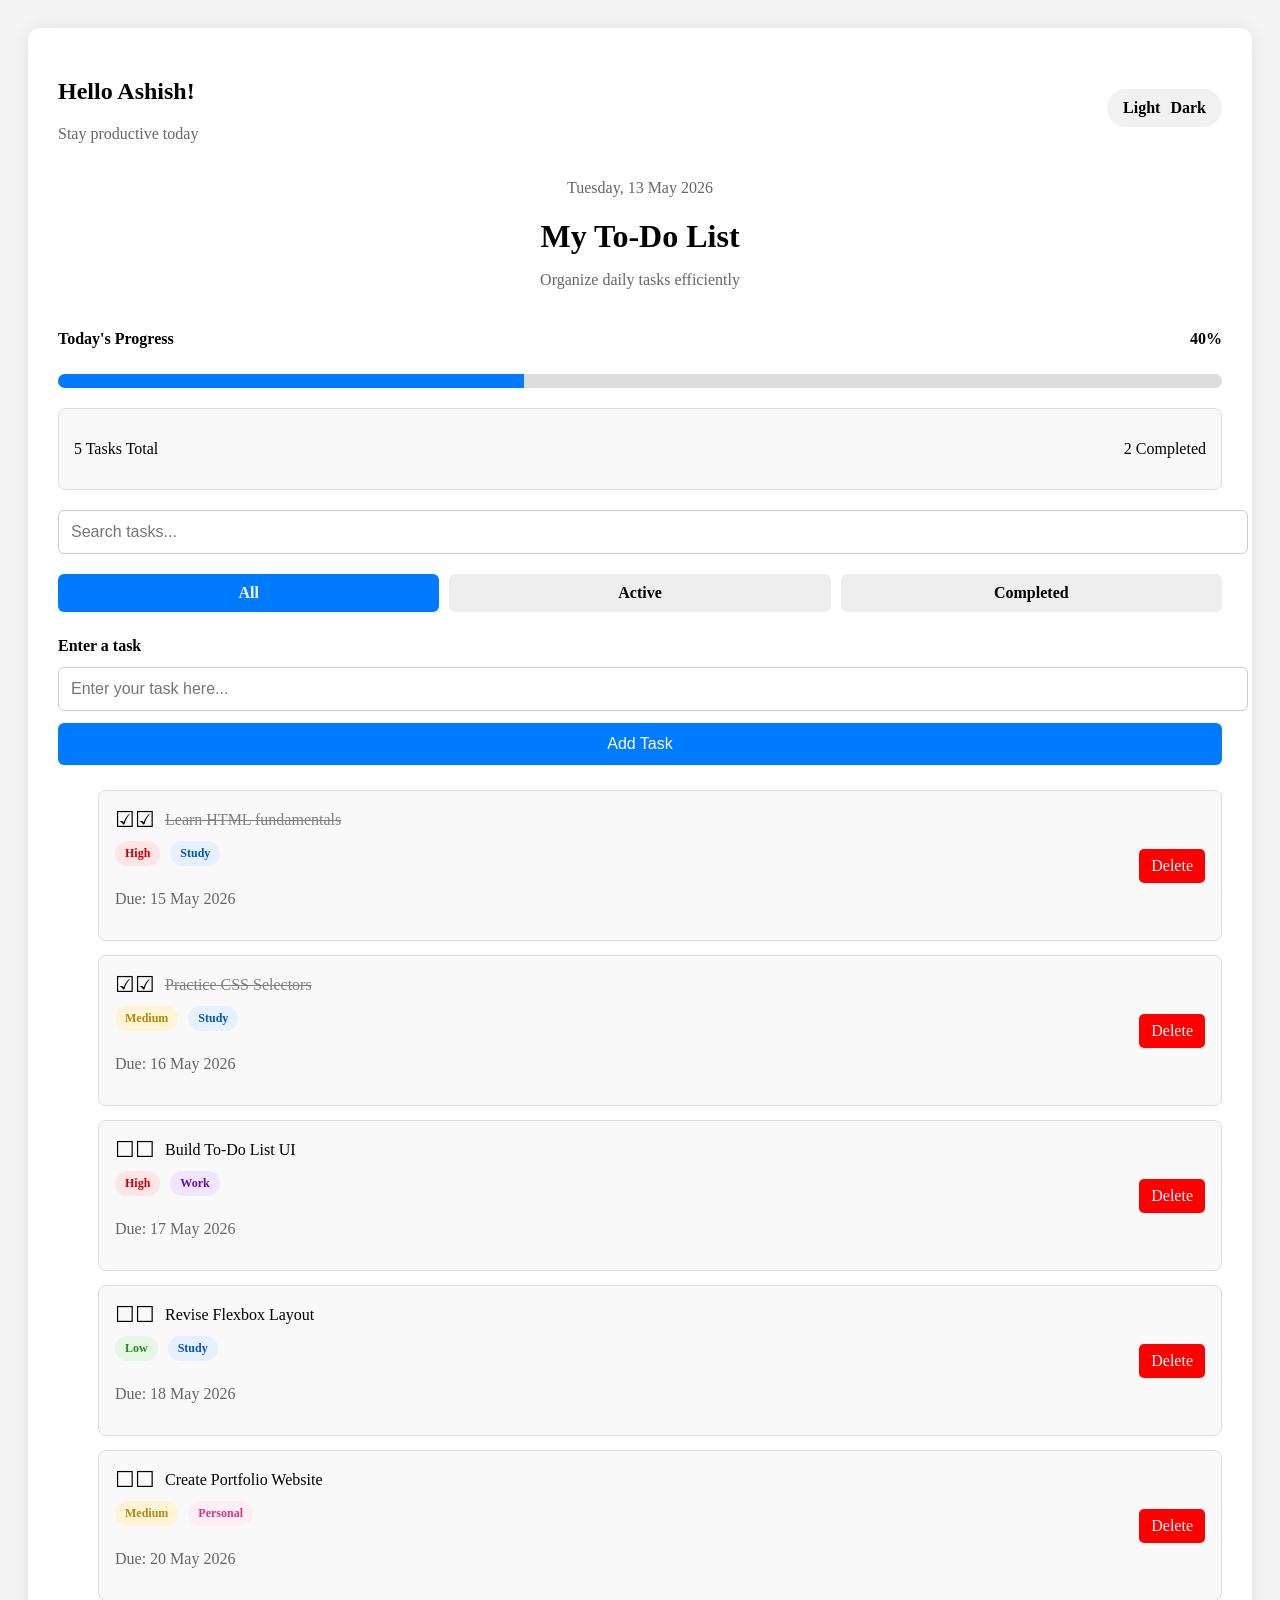
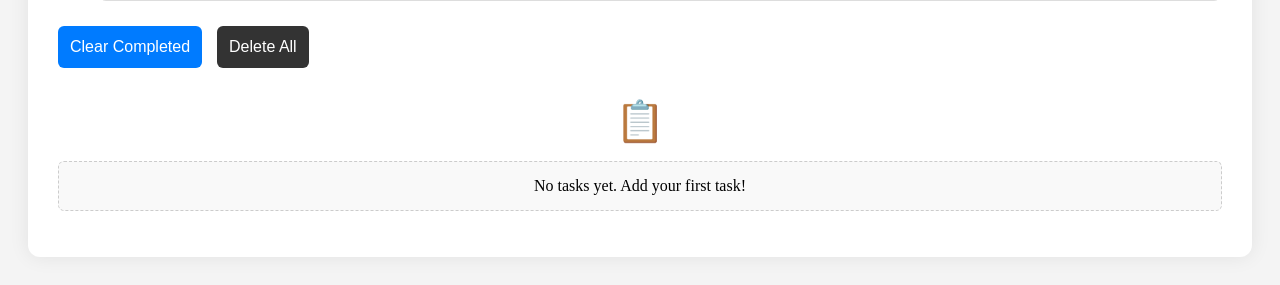
<file: To-Do-List/index.html>
<!doctype html>
<html lang="en">
  <head>
    <meta charset="UTF-8" />
    <meta name="viewport" content="width=device-width, initial-scale=1.0" />
    <title>Advanced To-Do List UI</title>
    <link rel="stylesheet" href="style.css" />
  </head>
  <body>
    <!-- GLOBAL STATE CONTROLS -->
    <input type="checkbox" id="dark-mode-switch" hidden />

    <input type="radio" name="task-filter" id="filter-all" checked hidden />
    <input type="radio" name="task-filter" id="filter-active" hidden />
    <input type="radio" name="task-filter" id="filter-completed" hidden />

    <input type="checkbox" id="delete-task-1" hidden />
    <input type="checkbox" id="delete-task-2" hidden />
    <input type="checkbox" id="delete-task-3" hidden />
    <input type="checkbox" id="delete-task-4" hidden />
    <input type="checkbox" id="delete-task-5" hidden />

    <main class="todo-app">
      <!-- Profile Header -->
      <section class="profile-section">
        <div>
          <h2>Hello Ashish!</h2>
          <p>Stay productive today</p>
        </div>

        <label for="dark-mode-switch" class="dark-mode-toggle">
          <span>Light</span>
          <span>Dark</span>
        </label>
      </section>

      <!-- Date -->
      <section class="date-section">
        <p>Tuesday, 13 May 2026</p>
      </section>

      <!-- Header -->
      <header class="app-header">
        <h1>My To-Do List</h1>
        <p>Organize daily tasks efficiently</p>
      </header>

      <!-- Progress -->
      <section class="progress-section">
        <div class="progress-header">
          <p>Today's Progress</p>
          <p>40%</p>
        </div>

        <div class="progress-bar">
          <div class="progress-fill"></div>
        </div>
      </section>

      <!-- Stats -->
      <section class="task-stats">
        <p>5 Tasks Total</p>
        <p>2 Completed</p>
      </section>

      <!-- Search (visual only) -->
      <section class="search-section">
        <input type="text" placeholder="Search tasks..." />
      </section>

      <!-- Filter Buttons -->
      <section class="filter-section">
        <label for="filter-all">All</label>
        <label for="filter-active">Active</label>
        <label for="filter-completed">Completed</label>
      </section>

      <!-- Input Section (visual only) -->
      <section class="task-input-section">
        <form class="task-form">
          <label for="task-input">Enter a task</label>

          <input
            type="text"
            id="task-input"
            name="task"
            placeholder="Enter your task here..."
            required
          />

          <button type="button">Add Task</button>
        </form>
      </section>

      <!-- Task List -->
      <section class="task-list-section">
        <ul class="task-list">
          <!-- TASK 1 -->
          <li class="task-item completed task-1">
            <div class="task-content">
              <div class="task-main">
                <input type="checkbox" id="task-check-1" checked hidden />
                <label for="task-check-1" class="checkbox-toggle">☑</label>
                <span class="task-text">Learn HTML fundamentals</span>
              </div>

              <div class="task-meta">
                <span class="priority high">High</span>
                <span class="category study">Study</span>
              </div>

              <p class="due-date">Due: 15 May 2026</p>
            </div>

            <label for="delete-task-1" class="delete-btn">Delete</label>
          </li>

          <!-- TASK 2 -->
          <li class="task-item completed task-2">
            <div class="task-content">
              <div class="task-main">
                <input type="checkbox" id="task-check-2" checked hidden />
                <label for="task-check-2" class="checkbox-toggle">☑</label>
                <span class="task-text">Practice CSS Selectors</span>
              </div>

              <div class="task-meta">
                <span class="priority medium">Medium</span>
                <span class="category study">Study</span>
              </div>

              <p class="due-date">Due: 16 May 2026</p>
            </div>

            <label for="delete-task-2" class="delete-btn">Delete</label>
          </li>
          <!-- TASK 3 -->
          <li class="task-item task-3">
            <div class="task-content">
              <div class="task-main">
                <input type="checkbox" id="task-check-3" hidden />
                <label for="task-check-3" class="checkbox-toggle">☐</label>
                <span class="task-text">Build To-Do List UI</span>
              </div>

              <div class="task-meta">
                <span class="priority high">High</span>
                <span class="category work">Work</span>
              </div>

              <p class="due-date">Due: 17 May 2026</p>
            </div>

            <label for="delete-task-3" class="delete-btn">Delete</label>
          </li>

          <!-- TASK 4 -->
          <li class="task-item task-4">
            <div class="task-content">
              <div class="task-main">
                <input type="checkbox" id="task-check-4" hidden />
                <label for="task-check-4" class="checkbox-toggle">☐</label>
                <span class="task-text">Revise Flexbox Layout</span>
              </div>

              <div class="task-meta">
                <span class="priority low">Low</span>
                <span class="category study">Study</span>
              </div>

              <p class="due-date">Due: 18 May 2026</p>
            </div>

            <label for="delete-task-4" class="delete-btn">Delete</label>
          </li>

          <!-- TASK 5 -->
          <li class="task-item task-5">
            <div class="task-content">
              <div class="task-main">
                <input type="checkbox" id="task-check-5" hidden />
                <label for="task-check-5" class="checkbox-toggle">☐</label>
                <span class="task-text">Create Portfolio Website</span>
              </div>

              <div class="task-meta">
                <span class="priority medium">Medium</span>
                <span class="category personal">Personal</span>
              </div>

              <p class="due-date">Due: 20 May 2026</p>
            </div>

            <label for="delete-task-5" class="delete-btn">Delete</label>
          </li>
        </ul>
      </section>

      <!-- Footer Actions (visual only) -->
      <section class="footer-actions">
        <button type="button">Clear Completed</button>
        <button type="button">Delete All</button>
      </section>

      <!-- Empty State -->
      <section class="empty-state-section">
        <div class="empty-icon">📋</div>
        <p>No tasks yet. Add your first task!</p>
      </section>
    </main>
  </body>
</html>
</file>
<file: blog-preview-card/style.css>
* {
    margin: 0;
    padding: 0;
    box-sizing: border-box;
}

:root {
    --bg-gradient: linear-gradient(135deg, #0f172a, #1e293b, #111827);
    --card-bg: rgba(255, 255, 255, 0.08);
    --card-border: rgba(255, 255, 255, 0.12);
    --text-primary: #ffffff;
    --text-secondary: #cbd5e1;
    --text-muted: #94a3b8;
    --badge-bg: linear-gradient(135deg, #f59e0b, #f97316);
    --featured-bg: linear-gradient(135deg, #8b5cf6, #6366f1);
    --primary-btn-bg: linear-gradient(135deg, #3b82f6, #2563eb);
    --secondary-btn-bg: rgba(255, 255, 255, 0.08);
    --tag-bg: rgba(255, 255, 255, 0.08);
    --shadow-dark: rgba(0, 0, 0, 0.35);
    --hover-glow: rgba(245, 158, 11, 0.35);
}

body {
    font-family: "Segoe UI", Arial, sans-serif;
    min-height: 100vh;
    background: var(--bg-gradient);
    overflow-x: hidden;
    color: var(--text-primary);
}

.page-wrapper {
    min-height: 100vh;
    display: flex;
    justify-content: center;
    align-items: center;
    padding: 30px;
}

.blog-card {
    width: 100%;
    max-width: 520px;
    background: var(--card-bg);
    border: 1px solid var(--card-border);
    border-radius: 28px;
    overflow: hidden;
    backdrop-filter: blur(18px);
    -webkit-backdrop-filter: blur(18px);
    box-shadow:
        0 20px 50px var(--shadow-dark),
        inset 0 1px 1px rgba(255, 255, 255, 0.08);
    transition: all 0.35s ease;
    position: relative;
}

.blog-card:hover {
    transform: translateY(-10px) scale(1.01);
    box-shadow:
        0 0 30px var(--hover-glow),
        0 28px 60px rgba(0, 0, 0, 0.45);
}

.featured-badge {
    position: absolute;
    top: 18px;
    left: 18px;
    z-index: 5;
    padding: 8px 14px;
    background: var(--featured-bg);
    border-radius: 999px;
    font-size: 0.8rem;
    font-weight: 700;
    box-shadow: 0 8px 18px rgba(99, 102, 241, 0.35);
}

.card-image {
    width: 100%;
    height: 260px;
    overflow: hidden;
}

.card-image img {
    width: 100%;
    height: 100%;
    object-fit: cover;
    display: block;
    transition: transform 0.45s ease;
}

.blog-card:hover .card-image img {
    transform: scale(1.08);
}

.card-content {
    padding: 24px;
}

.top-meta {
    display: flex;
    justify-content: space-between;
    align-items: center;
    margin-bottom: 14px;
}

.category-badge {
    padding: 8px 16px;
    background: var(--badge-bg);
    color: #ffffff;
    border-radius: 999px;
    font-size: 0.8rem;
    font-weight: 700;
    letter-spacing: 0.4px;
}

.reading-time {
    font-size: 0.85rem;
    color: var(--text-secondary);
}

.publish-info {
    display: flex;
    justify-content: space-between;
    gap: 12px;
    margin-bottom: 18px;
    font-size: 0.85rem;
    color: var(--text-muted);
}

.blog-title {
    font-size: 1.9rem;
    line-height: 1.3;
    font-weight: 700;
    margin-bottom: 14px;
    transition: color 0.3s ease;
}

.blog-card:hover .blog-title {
    color: #fbbf24;
}

.blog-subtitle {
    font-size: 1rem;
    font-weight: 500;
    color: var(--text-secondary);
    margin-bottom: 16px;
    line-height: 1.5;
}

.blog-description {
    color: var(--text-secondary);
    font-size: 1rem;
    line-height: 1.7;
    margin-bottom: 22px;
}

.tags-section {
    display: flex;
    flex-wrap: wrap;
    gap: 10px;
    margin-bottom: 24px;
}

.tag {
    padding: 8px 14px;
    background: var(--tag-bg);
    border: 1px solid rgba(255, 255, 255, 0.08);
    border-radius: 999px;
    font-size: 0.8rem;
    color: var(--text-secondary);
}

.blog-stats {
    display: grid;
    grid-template-columns: repeat(4, 1fr);
    gap: 12px;
    margin-bottom: 28px;
}

.stat-item {
    background: rgba(255, 255, 255, 0.05);
    padding: 16px 10px;
    border-radius: 16px;
    text-align: center;
}

.stat-number {
    display: block;
    font-size: 1rem;
    font-weight: 700;
    margin-bottom: 6px;
}

.stat-label {
    font-size: 0.75rem;
    color: var(--text-muted);
}

.author-section {
    display: flex;
    align-items: center;
    gap: 14px;
    padding: 18px 0;
    border-top: 1px solid rgba(255, 255, 255, 0.08);
    border-bottom: 1px solid rgba(255, 255, 255, 0.08);
    margin-bottom: 24px;
}

.author-avatar {
    width: 58px;
    height: 58px;
    border-radius: 50%;
    overflow: hidden;
    flex-shrink: 0;
    border: 2px solid rgba(255, 255, 255, 0.15);
}

.author-avatar img {
    width: 100%;
    height: 100%;
    object-fit: cover;
}

.author-name {
    font-size: 1rem;
    font-weight: 700;
    margin-bottom: 4px;
}

.author-role,
.author-company {
    font-size: 0.85rem;
    color: var(--text-secondary);
}

.highlights-section {
    margin-bottom: 28px;
}

.section-title {
    font-size: 1rem;
    margin-bottom: 14px;
    font-weight: 700;
}

.highlights-list {
    list-style: none;
}

.highlights-list li {
    padding: 10px 0;
    color: var(--text-secondary);
    border-bottom: 1px solid rgba(255, 255, 255, 0.06);
    font-size: 0.95rem;
}

.highlights-list li:last-child {
    border-bottom: none;
}

.cta-buttons {
    display: flex;
    gap: 14px;
}

.primary-btn,
.secondary-btn {
    flex: 1;
    padding: 14px 18px;
    border: none;
    border-radius: 16px;
    font-size: 0.95rem;
    font-weight: 700;
    cursor: pointer;
    transition: all 0.3s ease;
}

.primary-btn {
    background: var(--primary-btn-bg);
    color: white;
}

.secondary-btn {
    background: var(--secondary-btn-bg);
    color: white;
    border: 1px solid rgba(255, 255, 255, 0.08);
}

.primary-btn:hover,
.secondary-btn:hover {
    transform: translateY(-3px);
}

@media (max-width: 768px) {
    .blog-card {
        max-width: 460px;
    }

    .blog-title {
        font-size: 1.6rem;
    }

    .blog-stats {
        grid-template-columns: repeat(2, 1fr);
    }
}

@media (max-width: 480px) {
    .page-wrapper {
        padding: 18px;
    }

    .blog-card {
        border-radius: 22px;
    }

    .card-image {
        height: 220px;
    }

    .card-content {
        padding: 18px;
    }

    .blog-title {
        font-size: 1.4rem;
    }

    .blog-subtitle,
    .blog-description {
        font-size: 0.9rem;
    }

    .publish-info {
        flex-direction: column;
        gap: 6px;
    }

    .top-meta {
        flex-direction: column;
        align-items: flex-start;
        gap: 10px;
    }

    .cta-buttons {
        flex-direction: column;
    }

    .author-avatar {
        width: 48px;
        height: 48px;
    }
}

@media (max-width: 360px) {
    .blog-stats {
        grid-template-columns: 1fr;
    }

    .blog-title {
        font-size: 1.2rem;
    }

    .featured-badge {
        font-size: 0.7rem;
        padding: 6px 10px;
    }
}
</file>
<file: Calculator/style.css>
* {
    margin: 0;
    padding: 0;
    box-sizing: border-box;
}

body {
    font-family: "Segoe UI", Arial, sans-serif;
    min-height: 100vh;
    overflow-x: hidden;
}

:root {
    --bg-primary: linear-gradient(135deg, #0f172a, #1e293b, #111827);
    --calculator-bg: rgba(17, 24, 39, 0.68);
    --display-bg: rgba(3, 7, 18, 0.88);
    --button-bg: rgba(51, 65, 85, 0.9);
    --button-text: #ffffff;
    --function-bg: rgba(71, 85, 105, 0.95);
    --operator-bg: linear-gradient(135deg, #f59e0b, #f97316);
    --equal-bg: linear-gradient(135deg, #10b981, #059669);
    --scientific-bg: rgba(30, 41, 59, 0.92);
    --shadow-dark: rgba(0, 0, 0, 0.45);
    --shadow-light: rgba(255, 255, 255, 0.06);
    --glow: rgba(245, 158, 11, 0.4);
    --text-muted: #cbd5e1;
}

/* Light theme */
#theme-toggle:checked ~ .page-wrapper {
    --bg-primary: linear-gradient(135deg, #f8fafc, #e2e8f0, #cbd5e1);
    --calculator-bg: rgba(255, 255, 255, 0.72);
    --display-bg: rgba(255, 255, 255, 0.92);
    --button-bg: rgba(226, 232, 240, 0.95);
    --button-text: #111827;
    --function-bg: rgba(203, 213, 225, 0.95);
    --scientific-bg: rgba(241, 245, 249, 0.95);
    --shadow-dark: rgba(100, 116, 139, 0.25);
    --shadow-light: rgba(255, 255, 255, 0.9);
    --text-muted: #475569;
}

.page-wrapper {
    min-height: 100vh;
    background: var(--bg-primary);
    display: flex;
    justify-content: center;
    align-items: center;
    padding: 30px;
    position: relative;
    overflow: hidden;
    animation: bgShift 10s ease infinite alternate;
}

@keyframes bgShift {
    from {
        filter: hue-rotate(0deg);
    }
    to {
        filter: hue-rotate(18deg);
    }
}

.bg-shape {
    position: absolute;
    border-radius: 50%;
    filter: blur(100px);
    opacity: 0.45;
    animation: float 12s infinite ease-in-out;
}

.shape-1 {
    width: 260px;
    height: 260px;
    background: #3b82f6;
    top: 8%;
    left: 8%;
}

.shape-2 {
    width: 300px;
    height: 300px;
    background: #ec4899;
    bottom: 8%;
    right: 6%;
    animation-delay: 2s;
}

.shape-3 {
    width: 220px;
    height: 220px;
    background: #10b981;
    top: 50%;
    left: 72%;
    animation-delay: 4s;
}

@keyframes float {
    0% {
        transform: translateY(0px) translateX(0px);
    }
    50% {
        transform: translateY(-35px) translateX(25px);
    }
    100% {
        transform: translateY(0px) translateX(0px);
    }
}

.calculator {
    width: 440px;
    padding: 24px;
    border-radius: 30px;
    background: var(--calculator-bg);
    backdrop-filter: blur(20px);
    -webkit-backdrop-filter: blur(20px);
    box-shadow:
        0 25px 60px var(--shadow-dark),
        inset 0 1px 2px var(--shadow-light);
    position: relative;
    z-index: 10;
    transition: all 0.5s ease;
}

/* Expand in scientific mode */
#scientific-toggle:checked ~ .page-wrapper .calculator {
    width: 900px;
}

.top-controls {
    display: flex;
    justify-content: space-between;
    align-items: center;
    margin-bottom: 20px;
}

.theme-switch,
.scientific-switch {
    cursor: pointer;
    user-select: none;
    transition: all 0.3s ease;
}

.theme-switch {
    width: 80px;
    height: 42px;
    border-radius: 999px;
    background: rgba(255, 255, 255, 0.12);
    display: flex;
    align-items: center;
    justify-content: space-around;
    padding: 8px;
    box-shadow:
        inset 0 2px 8px rgba(0, 0, 0, 0.25),
        0 4px 10px rgba(0, 0, 0, 0.2);
}

.theme-switch:hover {
    transform: scale(1.05);
}

.switch-icon {
    font-size: 1rem;
}

.scientific-switch {
    padding: 10px 18px;
    border-radius: 14px;
    color: var(--button-text);
    background: rgba(255, 255, 255, 0.08);
    font-weight: 600;
    box-shadow:
        0 8px 18px rgba(0, 0, 0, 0.2);
}

.scientific-switch:hover {
    transform: translateY(-2px);
}

.display {
    background: var(--display-bg);
    border-radius: 22px;
    padding: 24px;
    min-height: 150px;
    margin-bottom: 20px;
    text-align: right;
    display: flex;
    flex-direction: column;
    justify-content: flex-end;
    overflow: hidden;
    box-shadow:
        inset 0 4px 12px rgba(0, 0, 0, 0.35);
    animation: pulseDisplay 4s infinite ease-in-out;
}

@keyframes pulseDisplay {
    0%, 100% {
        transform: scale(1);
    }
    50% {
        transform: scale(1.01);
    }
}

.history {
    color: var(--text-muted);
    font-size: 1rem;
    margin-bottom: 10px;
    word-break: break-word;
}

.result {
    color: var(--button-text);
    font-size: 3.2rem;
    font-weight: 700;
    word-break: break-word;
}

.scientific-panel {
    display: grid;
    grid-template-columns: repeat(6, 1fr);
    gap: 14px;
    margin-bottom: 20px;
    max-height: 0;
    overflow: hidden;
    opacity: 0;
    transition: all 0.5s ease;
}

#scientific-toggle:checked ~ .page-wrapper .scientific-panel {
    max-height: 1200px;
    opacity: 1;
}

.scientific {
    background: var(--scientific-bg);
    color: var(--button-text);
    font-size: 1rem;
}

.buttons {
    display: grid;
    grid-template-columns: repeat(4, 1fr);
    gap: 16px;
}

.btn {
    height: 74px;
    border: none;
    border-radius: 20px;
    cursor: pointer;
    font-size: 1.2rem;
    font-weight: 700;
    color: var(--button-text);
    background: var(--button-bg);
    box-shadow:
        0 10px 20px rgba(0, 0, 0, 0.25),
        inset 0 2px 3px rgba(255, 255, 255, 0.08);
    transition: all 0.2s ease;
}

.btn:hover {
    transform: translateY(-4px);
    box-shadow:
        0 0 20px var(--glow),
        0 14px 25px rgba(0, 0, 0, 0.3);
}

.btn:active {
    transform: scale(0.95);
}

.function {
    background: var(--function-bg);
}

.operator {
    background: var(--operator-bg);
}

.equal {
    background: var(--equal-bg);
}

.zero {
    grid-column: span 2;
}

@media (max-width: 1024px) {
    #scientific-toggle:checked ~ .page-wrapper .calculator {
        width: 760px;
    }

    .scientific-panel {
        grid-template-columns: repeat(5, 1fr);
    }

    .btn {
        height: 68px;
        font-size: 1rem;
    }
}

@media (max-width: 768px) {
    .calculator,
    #scientific-toggle:checked ~ .page-wrapper .calculator {
        width: 100%;
        max-width: 420px;
    }

    .scientific-panel {
        grid-template-columns: repeat(4, 1fr);
    }

    .btn {
        height: 62px;
        font-size: 0.95rem;
    }

    .result {
        font-size: 2.5rem;
    }
}

@media (max-width: 480px) {
    .page-wrapper {
        padding: 14px;
    }

    .calculator {
        padding: 16px;
        border-radius: 24px;
    }

    .display {
        min-height: 120px;
        padding: 18px;
    }

    .result {
        font-size: 2rem;
    }

    .history {
        font-size: 0.85rem;
    }

    .scientific-panel {
        grid-template-columns: repeat(3, 1fr);
        gap: 10px;
    }

    .buttons {
        gap: 10px;
    }

    .btn {
        height: 56px;
        font-size: 0.85rem;
        border-radius: 16px;
    }

    .theme-switch {
        width: 68px;
        height: 36px;
    }

    .scientific-switch {
        padding: 8px 12px;
        font-size: 0.8rem;
    }
}

@media (max-width: 360px) {
    .scientific-panel {
        grid-template-columns: repeat(2, 1fr);
    }

    .btn {
        height: 50px;
        font-size: 0.75rem;
    }

    .result {
        font-size: 1.7rem;
    }
}
</file>
<file: contact-form/style.css>
* {
    margin: 0;
    padding: 0;
    box-sizing: border-box;
}

:root {
    --bg-gradient: linear-gradient(135deg, #0f172a, #1e293b, #111827);
    --glass-bg: rgba(255, 255, 255, 0.08);
    --glass-border: rgba(255, 255, 255, 0.12);
    --text-primary: #ffffff;
    --text-secondary: #cbd5e1;
    --text-muted: #94a3b8;
    --accent-primary: linear-gradient(135deg, #3b82f6, #2563eb);
    --accent-secondary: linear-gradient(135deg, #f59e0b, #f97316);
    --success-gradient: linear-gradient(135deg, #10b981, #059669);
    --warning-gradient: linear-gradient(135deg, #8b5cf6, #6366f1);
    --input-bg: rgba(255, 255, 255, 0.06);
    --input-focus: rgba(59, 130, 246, 0.45);
    --shadow-dark: rgba(0, 0, 0, 0.35);
    --hover-glow: rgba(59, 130, 246, 0.35);
}

body {
    font-family: "Segoe UI", Arial, sans-serif;
    min-height: 100vh;
    background: var(--bg-gradient);
    color: var(--text-primary);
    overflow-x: hidden;
}

.page-wrapper {
    min-height: 100vh;
    display: flex;
    justify-content: center;
    align-items: center;
    padding: 30px;
}

.form-container {
    width: 100%;
    max-width: 1100px;
    background: var(--glass-bg);
    border: 1px solid var(--glass-border);
    border-radius: 28px;
    padding: 32px;
    backdrop-filter: blur(18px);
    -webkit-backdrop-filter: blur(18px);
    box-shadow:
        0 20px 50px var(--shadow-dark),
        inset 0 1px 1px rgba(255, 255, 255, 0.08);
}

.form-header {
    text-align: center;
    margin-bottom: 30px;
}

.form-badge {
    display: inline-block;
    padding: 8px 16px;
    background: var(--accent-secondary);
    border-radius: 999px;
    font-size: 0.8rem;
    font-weight: 700;
    margin-bottom: 16px;
}

.form-title {
    font-size: 2.3rem;
    margin-bottom: 14px;
    line-height: 1.3;
}

.form-subtitle {
    color: var(--text-secondary);
    max-width: 700px;
    margin: 0 auto;
    line-height: 1.7;
}

.wizard-steps {
    display: flex;
    gap: 12px;
    justify-content: center;
    flex-wrap: wrap;
    margin-bottom: 24px;
}

.wizard-step {
    padding: 10px 18px;
    border-radius: 999px;
    background: rgba(255, 255, 255, 0.06);
    color: var(--text-secondary);
    font-size: 0.85rem;
    font-weight: 600;
}

.wizard-step.active {
    background: var(--accent-primary);
    color: white;
}

.progress-section {
    margin-bottom: 24px;
}

.progress-labels {
    display: flex;
    justify-content: space-between;
    margin-bottom: 10px;
    color: var(--text-muted);
    font-size: 0.8rem;
}

.progress-bar {
    height: 10px;
    background: rgba(255, 255, 255, 0.08);
    border-radius: 999px;
    overflow: hidden;
}

.progress-fill {
    width: 75%;
    height: 100%;
    background: var(--accent-primary);
    border-radius: inherit;
}

.success-panel {
    background: rgba(16, 185, 129, 0.12);
    border: 1px solid rgba(16, 185, 129, 0.25);
    border-radius: 18px;
    padding: 18px;
    margin-bottom: 28px;
}

.success-panel h3 {
    margin-bottom: 8px;
    font-size: 1rem;
}

.success-panel p {
    color: var(--text-secondary);
    line-height: 1.6;
}

.contact-form {
    display: flex;
    flex-direction: column;
    gap: 28px;
}

.form-section {
    border: 1px solid rgba(255, 255, 255, 0.08);
    border-radius: 20px;
    padding: 24px;
    background: rgba(255, 255, 255, 0.04);
}

.form-section legend {
    padding: 0 10px;
    font-size: 1rem;
    font-weight: 700;
}

.input-grid {
    display: grid;
    grid-template-columns: repeat(2, 1fr);
    gap: 20px;
}

.full-width {
    grid-column: span 2;
}

.input-group {
    display: flex;
    flex-direction: column;
    gap: 8px;
}

.input-group label,
.slider-group label {
    font-size: 0.9rem;
    font-weight: 600;
    color: var(--text-secondary);
}

input,
select,
textarea {
    width: 100%;
    padding: 14px 16px;
    border: 1px solid transparent;
    border-radius: 14px;
    background: var(--input-bg);
    color: var(--text-primary);
    font-size: 0.95rem;
    outline: none;
    transition: all 0.3s ease;
}

input::placeholder,
textarea::placeholder {
    color: var(--text-muted);
}

input:focus,
select:focus,
textarea:focus {
    border-color: var(--input-focus);
    box-shadow: 0 0 18px var(--hover-glow);
}

input[type="file"] {
    cursor: pointer;
    padding: 12px;
}

input[type="range"] {
    padding: 0;
    cursor: pointer;
}

.floating-group {
    position: relative;
}

.floating-group input {
    padding-top: 22px;
}

.floating-group label {
    position: absolute;
    left: 16px;
    top: 16px;
    transition: 0.3s ease;
    pointer-events: none;
    color: var(--text-muted);
}

.floating-group input:focus + label,
.floating-group input:valid + label {
    top: 6px;
    font-size: 0.75rem;
    color: #60a5fa;
}

.password-strength {
    margin-top: 20px;
}

.password-strength p {
    margin-bottom: 10px;
    font-size: 0.9rem;
}

.strength-bar {
    height: 10px;
    border-radius: 999px;
    background: rgba(255, 255, 255, 0.08);
    overflow: hidden;
    margin-bottom: 8px;
}

.strength-fill {
    width: 85%;
    height: 100%;
    background: var(--success-gradient);
}

.password-strength span {
    font-size: 0.8rem;
    color: #10b981;
}

.option-group,
.checkbox-group,
.slider-group,
.terms-section {
    margin-top: 20px;
}

.option-title {
    font-weight: 700;
    margin-bottom: 12px;
}

.option-group label,
.checkbox-group label,
.terms-section label {
    display: inline-flex;
    align-items: center;
    gap: 8px;
    margin-right: 18px;
    margin-bottom: 12px;
    color: var(--text-secondary);
    cursor: pointer;
}

.slider-group {
    display: flex;
    flex-direction: column;
    gap: 12px;
}

.char-counter {
    color: var(--text-muted);
    font-size: 0.75rem;
}

.terms-modal-preview,
.review-summary {
    padding: 22px;
    border-radius: 20px;
    background: rgba(255, 255, 255, 0.05);
}

.terms-modal-preview {
    border: 1px solid rgba(139, 92, 246, 0.2);
}

.review-summary {
    border: 1px solid rgba(59, 130, 246, 0.2);
}

.terms-modal-preview h3,
.review-summary h3 {
    margin-bottom: 12px;
}

.terms-modal-preview p {
    color: var(--text-secondary);
    line-height: 1.7;
}

.review-summary ul {
    list-style: none;
}

.review-summary li {
    padding: 10px 0;
    color: var(--text-secondary);
    border-bottom: 1px solid rgba(255, 255, 255, 0.06);
}

.review-summary li:last-child {
    border-bottom: none;
}

.button-group {
    display: flex;
    justify-content: flex-end;
    gap: 16px;
}

.primary-btn,
.secondary-btn {
    border: none;
    padding: 14px 28px;
    border-radius: 16px;
    font-size: 0.95rem;
    font-weight: 700;
    cursor: pointer;
    transition: all 0.3s ease;
}

.primary-btn {
    background: var(--accent-primary);
    color: white;
}

.secondary-btn {
    background: rgba(255, 255, 255, 0.08);
    color: white;
    border: 1px solid rgba(255, 255, 255, 0.08);
}

.primary-btn:hover,
.secondary-btn:hover {
    transform: translateY(-3px);
    box-shadow: 0 10px 20px var(--shadow-dark);
}

@media (max-width: 992px) {
    .form-container {
        max-width: 900px;
    }

    .form-title {
        font-size: 2rem;
    }
}

@media (max-width: 768px) {
    .input-grid {
        grid-template-columns: 1fr;
    }

    .full-width {
        grid-column: span 1;
    }

    .form-container {
        padding: 24px;
    }

    .button-group {
        justify-content: stretch;
    }

    .primary-btn,
    .secondary-btn {
        flex: 1;
    }

    .form-title {
        font-size: 1.8rem;
    }
}

@media (max-width: 480px) {
    .page-wrapper {
        padding: 16px;
    }

    .form-container {
        padding: 18px;
        border-radius: 22px;
    }

    .form-section {
        padding: 18px;
    }

    .wizard-steps {
        flex-direction: column;
    }

    .form-title {
        font-size: 1.5rem;
    }

    .form-subtitle {
        font-size: 0.9rem;
    }

    .option-group label,
    .checkbox-group label,
    .terms-section label {
        display: flex;
        margin-right: 0;
    }

    .button-group {
        flex-direction: column;
    }
}

@media (max-width: 360px) {
    .form-title {
        font-size: 1.25rem;
    }

    input,
    select,
    textarea {
        padding: 12px;
        font-size: 0.85rem;
    }

    .primary-btn,
    .secondary-btn {
        padding: 12px 18px;
        font-size: 0.85rem;
    }
}
</file>
<file: custom-ui-components/style.css>
*,
*::before,
*::after {
    margin: 0;
    padding: 0;
    box-sizing: border-box;
}

:root {
    --bg-primary: #0f172a;
    --bg-secondary: rgba(255, 255, 255, 0.08);
    --bg-tertiary: rgba(255, 255, 255, 0.04);
    --border-light: rgba(255, 255, 255, 0.10);
    --border-strong: rgba(255, 255, 255, 0.16);

    --text-primary: #ffffff;
    --text-secondary: rgba(255, 255, 255, 0.78);
    --text-muted: rgba(255, 255, 255, 0.58);

    --blue: #3b82f6;
    --purple: #8b5cf6;
    --pink: #ec4899;
    --green: #22c55e;
    --amber: #f59e0b;
    --red: #ef4444;

    --shadow-soft: 0 14px 30px rgba(0, 0, 0, 0.22);
    --shadow-medium: 0 18px 40px rgba(0, 0, 0, 0.28);
    --shadow-strong: 0 22px 48px rgba(0, 0, 0, 0.34);

    --glass-blur: blur(18px);

    --radius-sm: 14px;
    --radius-md: 20px;
    --radius-lg: 26px;

    --transition: all 0.35s ease;
}

html {
    scroll-behavior: smooth;
}

body {
    min-height: 100vh;
    font-family: "Segoe UI", Tahoma, Geneva, Verdana, sans-serif;
    background: var(--bg-primary);
    color: var(--text-primary);
    overflow-x: hidden;
    line-height: 1.6;
    position: relative;
}

button,
input,
textarea,
select {
    font-family: inherit;
    border: none;
    outline: none;
}

button {
    cursor: pointer;
}

a {
    text-decoration: none;
    color: inherit;
}

img {
    max-width: 100%;
    display: block;
}

.background-glow {
    position: fixed;
    inset: 0;
    z-index: -2;
    background:
        radial-gradient(circle at top left, rgba(59, 130, 246, 0.18), transparent 35%),
        radial-gradient(circle at top right, rgba(139, 92, 246, 0.16), transparent 35%),
        radial-gradient(circle at bottom left, rgba(236, 72, 153, 0.10), transparent 40%),
        radial-gradient(circle at center, rgba(34, 197, 94, 0.06), transparent 45%);
    animation: glowShift 14s ease-in-out infinite alternate;
}

@keyframes glowShift {
    from {
        transform: scale(1);
    }

    to {
        transform: scale(1.08);
    }
}

.glass-panel {
    background: var(--bg-secondary);
    border: 1px solid var(--border-light);
    backdrop-filter: var(--glass-blur);
    -webkit-backdrop-filter: var(--glass-blur);
    box-shadow: var(--shadow-soft);
}

.section-title {
    font-size: 2.3rem;
    font-weight: 800;
    text-align: center;
    margin-bottom: 34px;
    letter-spacing: -0.5px;
}

.section-subtitle {
    text-align: center;
    max-width: 720px;
    margin: 0 auto 32px;
    color: var(--text-secondary);
}

.top-notification {
    width: min(92%, 640px);
    margin: 22px auto 0;
    padding: 16px 22px;
    border-radius: var(--radius-md);
    text-align: center;
    background: rgba(255, 255, 255, 0.09);
    border: 1px solid rgba(255, 255, 255, 0.14);
    backdrop-filter: blur(18px);
    -webkit-backdrop-filter: blur(18px);
    box-shadow: var(--shadow-soft);
    animation: slideDown 0.8s ease;
}

.top-notification p {
    font-size: 0.95rem;
    font-weight: 600;
    color: rgba(255, 255, 255, 0.92);
    letter-spacing: 0.2px;
}

@keyframes slideDown {
    from {
        opacity: 0;
        transform: translateY(-28px);
    }

    to {
        opacity: 1;
        transform: translateY(0);
    }
}

.main-header {
    width: min(86%, 1400px);
    margin: 28px auto 0;
    padding: 20px 30px;
    border-radius: var(--radius-lg);
    display: flex;
    justify-content: space-between;
    align-items: center;
    gap: 24px;
    background: rgba(255, 255, 255, 0.08);
    border: 1px solid var(--border-light);
    backdrop-filter: blur(18px);
    -webkit-backdrop-filter: blur(18px);
    box-shadow: var(--shadow-medium);
}

.logo h1 {
    font-size: 1.95rem;
    font-weight: 900;
    letter-spacing: 1px;
    background: linear-gradient(
        90deg,
        #ffffff,
        #93c5fd,
        #c4b5fd
    );
    background-clip: text;
    -webkit-background-clip: text;
    -webkit-text-fill-color: transparent;
}

.desktop-nav {
    display: flex;
    align-items: center;
    gap: 30px;
    flex-wrap: wrap;
}

.desktop-nav a {
    position: relative;
    font-size: 0.96rem;
    font-weight: 600;
    color: var(--text-secondary);
    transition: var(--transition);
}

.desktop-nav a::after {
    content: "";
    position: absolute;
    left: 0;
    bottom: -8px;
    width: 0;
    height: 2px;
    border-radius: 999px;
    background: linear-gradient(
        90deg,
        var(--blue),
        var(--purple)
    );
    transition: width 0.3s ease;
}

.desktop-nav a:hover {
    color: var(--text-primary);
}

.desktop-nav a:hover::after {
    width: 100%;
}

.hamburger-menu {
    width: 42px;
    height: 34px;
    display: flex;
    flex-direction: column;
    justify-content: space-between;
    cursor: pointer;
}

.hamburger-menu span {
    width: 100%;
    height: 4px;
    border-radius: 999px;
    background: white;
    transition: var(--transition);
}

.hamburger-menu:hover span:nth-child(1) {
    transform: translateY(15px) rotate(45deg);
}

.hamburger-menu:hover span:nth-child(2) {
    opacity: 0;
}

.hamburger-menu:hover span:nth-child(3) {
    transform: translateY(-15px) rotate(-45deg);
}

.breadcrumb {
    width: min(86%, 1400px);
    margin: 28px auto 0;
    padding: 18px 22px;
    border-radius: var(--radius-md);
    display: flex;
    align-items: center;
    gap: 10px;
    flex-wrap: wrap;
    background: rgba(255, 255, 255, 0.06);
    border: 1px solid rgba(255, 255, 255, 0.08);
    backdrop-filter: blur(14px);
    -webkit-backdrop-filter: blur(14px);
}

.breadcrumb a {
    color: var(--text-secondary);
    font-size: 0.92rem;
    transition: var(--transition);
}

.breadcrumb a:hover {
    color: white;
}

.breadcrumb span,
.breadcrumb p {
    color: var(--text-muted);
    font-size: 0.92rem;
}

.hero-layout {
    width: min(86%, 1400px);
    margin: 42px auto 90px;
    display: grid;
    grid-template-columns: minmax(0, 1fr) 320px;
    gap: 36px;
    align-items: start;
}

.hero {
    min-height: 520px;
    padding: 70px 56px;
    border-radius: 30px;
    background: rgba(255, 255, 255, 0.07);
    border: 1px solid rgba(255, 255, 255, 0.10);
    backdrop-filter: blur(20px);
    -webkit-backdrop-filter: blur(20px);
    box-shadow: var(--shadow-medium);
    display: flex;
    justify-content: center;
    align-items: center;
    text-align: center;
}

.hero-content {
    max-width: 860px;
}

.hero-tag {
    display: inline-block;
    padding: 10px 18px;
    margin-bottom: 24px;
    border-radius: 999px;
    font-size: 0.82rem;
    font-weight: 700;
    letter-spacing: 1px;
    text-transform: uppercase;
    background: rgba(255, 255, 255, 0.08);
    border: 1px solid rgba(255, 255, 255, 0.12);
}

.hero h2 {
    font-size: 3.8rem;
    line-height: 1.15;
    font-weight: 900;
    margin-bottom: 22px;
    letter-spacing: -1px;
}

.hero-text {
    max-width: 760px;
    margin: 0 auto 34px;
    font-size: 1.08rem;
    color: var(--text-secondary);
}

.hero-buttons {
    display: flex;
    justify-content: center;
    gap: 16px;
    flex-wrap: wrap;
}

.primary-btn,
.secondary-btn {
    padding: 15px 30px;
    border-radius: var(--radius-sm);
    font-size: 0.95rem;
    font-weight: 700;
    transition: var(--transition);
}

.primary-btn {
    background: linear-gradient(
        135deg,
        var(--blue),
        var(--purple)
    );
    color: white;
    box-shadow:
        0 14px 30px rgba(59, 130, 246, 0.28);
}

.primary-btn:hover {
    transform: translateY(-5px);
    box-shadow:
        0 20px 40px rgba(59, 130, 246, 0.36);
}

.secondary-btn {
    background: rgba(255, 255, 255, 0.08);
    color: white;
    border: 1px solid rgba(255, 255, 255, 0.10);
    backdrop-filter: blur(12px);
}

.secondary-btn:hover {
    transform: translateY(-5px);
    background: rgba(255, 255, 255, 0.14);
}

.sidebar {
    padding: 28px 24px;
    border-radius: 28px;
    background: rgba(255, 255, 255, 0.08);
    border: 1px solid rgba(255, 255, 255, 0.10);
    backdrop-filter: blur(18px);
    -webkit-backdrop-filter: blur(18px);
    box-shadow: var(--shadow-medium);
    display: flex;
    flex-direction: column;
    gap: 16px;
}

.sidebar h2 {
    font-size: 1.35rem;
    font-weight: 800;
    margin-bottom: 8px;
}

.sidebar a {
    padding: 14px 16px;
    border-radius: 14px;
    font-size: 0.95rem;
    font-weight: 600;
    color: var(--text-secondary);
    background: rgba(255, 255, 255, 0.04);
    border: 1px solid transparent;
    transition: var(--transition);
}

.sidebar a:hover {
    color: white;
    transform: translateX(6px);
    background: rgba(59, 130, 246, 0.14);
    border-color: rgba(59, 130, 246, 0.20);
}

.component-section {
    width: min(86%, 1400px);
    margin: 0 auto 90px;
}

.component-section h2 {
    font-size: 2.3rem;
    font-weight: 800;
    text-align: center;
    margin-bottom: 34px;
    letter-spacing: -0.5px;
}

@media (max-width: 1200px) {
    .hero-layout {
        grid-template-columns: 1fr;
    }

    .sidebar {
        max-width: 100%;
    }

    .hero h2 {
        font-size: 3.1rem;
    }
}

@media (max-width: 992px) {
    .main-header,
    .breadcrumb,
    .hero-layout,
    .component-section {
        width: 92%;
    }

    .main-header {
        padding: 20px 22px;
    }

    .hero {
        padding: 60px 34px;
    }

    .hero h2 {
        font-size: 2.7rem;
    }
}

@media (max-width: 768px) {
    .main-header {
        flex-direction: column;
        align-items: flex-start;
    }

    .desktop-nav {
        gap: 16px;
    }

    .hero {
        min-height: auto;
        padding: 52px 24px;
    }

    .hero h2 {
        font-size: 2.2rem;
    }

    .hero-text {
        font-size: 0.98rem;
    }
}

@media (max-width: 480px) {
    .logo h1 {
        font-size: 1.5rem;
    }

    .hero h2 {
        font-size: 1.8rem;
    }

    .hero-buttons {
        flex-direction: column;
    }

    .primary-btn,
    .secondary-btn {
        width: 100%;
    }

    .component-section h2 {
        font-size: 1.8rem;
    }
}

.component-grid,
.card-grid,
.form-grid {
    display: grid;
    gap: 24px;
    align-items: stretch;
}

.component-grid {
    grid-template-columns: repeat(auto-fit, minmax(240px, 1fr));
}

.card-grid {
    grid-template-columns: repeat(auto-fit, minmax(280px, 1fr));
}

.form-grid {
    grid-template-columns: 1fr;
    max-width: 760px;
    margin: 0 auto;
}

.component-card,
.hover-card,
.glass-card,
.pricing-card,
.notification-badge,
.tooltip-box,
.accordion-item,
.profile-card {
    padding: 28px 24px;
    border-radius: 24px;
    background: rgba(255, 255, 255, 0.08);
    border: 1px solid rgba(255, 255, 255, 0.10);
    backdrop-filter: blur(18px);
    -webkit-backdrop-filter: blur(18px);
    box-shadow: var(--shadow-soft);
    transition: var(--transition);
}

.component-card:hover,
.hover-card:hover,
.glass-card:hover,
.pricing-card:hover,
.tooltip-box:hover,
.accordion-item:hover,
.profile-card:hover {
    transform: translateY(-8px);
    box-shadow:
        var(--shadow-strong),
        0 0 20px rgba(59, 130, 246, 0.12);
}

.component-card {
    text-align: center;
    min-height: 220px;
    display: flex;
    flex-direction: column;
    justify-content: center;
    gap: 22px;
}

.component-card h3 {
    font-size: 1rem;
    font-weight: 700;
    color: rgba(255, 255, 255, 0.90);
}

.toggle {
    position: relative;
    width: 78px;
    height: 42px;
    display: inline-block;
    margin: 0 auto;
    cursor: pointer;
}

.toggle input {
    display: none;
}

.slider {
    position: absolute;
    inset: 0;
    border-radius: 999px;
    transition: var(--transition);
}

.slider::before {
    content: "";
    position: absolute;
    width: 30px;
    height: 30px;
    left: 6px;
    top: 6px;
    border-radius: 50%;
    transition: var(--transition);
}

/* Classic */

.classic-toggle .slider {
    background: rgba(255, 255, 255, 0.18);
    border: 1px solid rgba(255, 255, 255, 0.10);
}

.classic-toggle .slider::before {
    background: white;
}

.classic-toggle input:checked + .slider {
    background: var(--blue);
}

.classic-toggle input:checked + .slider::before {
    transform: translateX(36px);
}

/* Neon */

.neon-toggle .slider {
    background: rgba(0, 0, 0, 0.4);
    border: 1px solid rgba(34, 197, 94, 0.35);
    box-shadow: 0 0 14px rgba(34, 197, 94, 0.16);
}

.neon-toggle .slider::before {
    background: var(--green);
    box-shadow: 0 0 14px rgba(34, 197, 94, 0.6);
}

.neon-toggle input:checked + .slider::before {
    transform: translateX(36px);
}

/* iOS */

.ios-toggle .slider {
    background: #d1d5db;
}

.ios-toggle .slider::before {
    background: white;
    box-shadow: 0 4px 10px rgba(0, 0, 0, 0.18);
}

.ios-toggle input:checked + .slider {
    background: #34c759;
}

.ios-toggle input:checked + .slider::before {
    transform: translateX(36px);
}

/* Dark */

.dark-toggle .slider {
    background: linear-gradient(
        135deg,
        #111827,
        #1f2937
    );
}

.dark-toggle .slider::before {
    background: linear-gradient(
        135deg,
        #fbbf24,
        #f59e0b
    );
    box-shadow: 0 0 14px rgba(251, 191, 36, 0.5);
}

.dark-toggle input:checked + .slider::before {
    transform: translateX(36px);
    background: linear-gradient(
        135deg,
        #93c5fd,
        #3b82f6
    );
}

.tabs {
    display: flex;
    justify-content: center;
    align-items: center;
    gap: 14px;
    flex-wrap: wrap;
}

.tab {
    padding: 14px 24px;
    border-radius: 14px;
    background: rgba(255, 255, 255, 0.08);
    color: var(--text-secondary);
    border: 1px solid rgba(255, 255, 255, 0.10);
    backdrop-filter: blur(12px);
    font-size: 0.92rem;
    font-weight: 700;
    transition: var(--transition);
}

.tab:hover {
    transform: translateY(-4px);
    background: rgba(59, 130, 246, 0.14);
    color: white;
}

.tab.active {
    background: linear-gradient(
        135deg,
        var(--blue),
        var(--purple)
    );
    color: white;
    box-shadow: 0 12px 24px rgba(59, 130, 246, 0.24);
}

.gradient-btn,
.glass-btn,
.outline-btn,
.loading-btn,
.icon-btn {
    padding: 16px 24px;
    border-radius: 16px;
    font-size: 0.95rem;
    font-weight: 700;
    transition: var(--transition);
}

/* Gradient */

.gradient-btn {
    background: linear-gradient(
        135deg,
        var(--blue),
        var(--purple)
    );
    color: white;
    box-shadow: 0 14px 28px rgba(59, 130, 246, 0.28);
}

.gradient-btn:hover {
    transform: translateY(-6px);
}

/* Glass */

.glass-btn {
    background: rgba(255, 255, 255, 0.08);
    color: white;
    border: 1px solid rgba(255, 255, 255, 0.12);
    backdrop-filter: blur(14px);
}

.glass-btn:hover {
    transform: translateY(-6px);
}

/* Outline */

.outline-btn {
    background: transparent;
    color: white;
    border: 2px solid #60a5fa;
}

.outline-btn:hover {
    background: rgba(59, 130, 246, 0.12);
    transform: translateY(-6px);
}

/* Loading */

.loading-btn {
    position: relative;
    overflow: hidden;
    background: linear-gradient(
        135deg,
        #64748b,
        #475569
    );
    color: white;
}

.loading-btn::after {
    content: "";
    position: absolute;
    top: 0;
    left: -120%;
    width: 50%;
    height: 100%;
    background: rgba(255, 255, 255, 0.18);
    transform: skewX(-20deg);
    animation: loadingShimmer 1.5s infinite;
}

@keyframes loadingShimmer {
    to {
        left: 150%;
    }
}

/* Icon */

.icon-btn {
    background: linear-gradient(
        135deg,
        var(--pink),
        var(--purple)
    );
    color: white;
    box-shadow: 0 14px 28px rgba(236, 72, 153, 0.24);
}

.icon-btn:hover {
    transform: translateY(-6px) scale(1.03);
}

.hover-card,
.glass-card,
.pricing-card {
    min-height: 250px;
    display: flex;
    flex-direction: column;
    justify-content: center;
    align-items: center;
    gap: 14px;
    text-align: center;
}

.hover-card h3,
.glass-card h3,
.pricing-card h3 {
    font-size: 1.2rem;
    font-weight: 800;
}

.hover-card p,
.glass-card p,
.pricing-card p {
    color: var(--text-secondary);
}

/* Pricing */

.pricing-card button {
    margin-top: 10px;
    padding: 14px 24px;
    border-radius: 14px;
    background: linear-gradient(
        135deg,
        var(--blue),
        var(--purple)
    );
    color: white;
    font-weight: 700;
    transition: var(--transition);
}

.pricing-card button:hover {
    transform: translateY(-4px);
}

.flip-card {
    height: 250px;
    perspective: 1000px;
}

.flip-inner {
    width: 100%;
    height: 100%;
    position: relative;
    transition: transform 0.8s ease;
    transform-style: preserve-3d;
}

.flip-card:hover .flip-inner {
    transform: rotateY(180deg);
}

.flip-front,
.flip-back {
    position: absolute;
    inset: 0;
    border-radius: 24px;
    display: flex;
    justify-content: center;
    align-items: center;
    background: rgba(255, 255, 255, 0.08);
    border: 1px solid rgba(255, 255, 255, 0.10);
    backdrop-filter: blur(18px);
    box-shadow: var(--shadow-soft);
    backface-visibility: hidden;
}

.flip-back {
    transform: rotateY(180deg);
    background: linear-gradient(
        135deg,
        rgba(59, 130, 246, 0.16),
        rgba(139, 92, 246, 0.16)
    );
}

.progress-bar {
    width: 100%;
    max-width: 320px;
    height: 18px;
    margin: 0 auto;
    border-radius: 999px;
    overflow: hidden;
    background: rgba(255, 255, 255, 0.08);
}

.progress-fill {
    width: 70%;
    height: 100%;
    border-radius: inherit;
    background: linear-gradient(
        90deg,
        var(--blue),
        var(--purple),
        var(--pink)
    );
    animation: progressMove 3s ease-in-out infinite alternate;
}

@keyframes progressMove {
    from {
        width: 55%;
    }

    to {
        width: 82%;
    }
}

.notification-badge {
    position: relative;
    text-align: center;
    font-weight: 700;
}

.notification-badge span {
    position: absolute;
    top: -10px;
    right: -10px;
    width: 30px;
    height: 30px;
    border-radius: 50%;
    background: var(--red);
    display: flex;
    justify-content: center;
    align-items: center;
    font-size: 0.82rem;
}

.status-indicator {
    display: flex;
    align-items: center;
    gap: 12px;
    justify-content: center;
    font-weight: 700;
}

.status-indicator span {
    width: 14px;
    height: 14px;
    border-radius: 50%;
    background: var(--green);
    box-shadow: 0 0 12px rgba(34, 197, 94, 0.6);
    animation: pulse 1.5s infinite ease-in-out;
}

@keyframes pulse {
    50% {
        transform: scale(1.3);
        opacity: 0.6;
    }
}

.spinner {
    width: 60px;
    height: 60px;
    margin: 0 auto;
    border-radius: 50%;
    border: 6px solid rgba(255, 255, 255, 0.14);
    border-top-color: #60a5fa;
    animation: spin 1s linear infinite;
}

@keyframes spin {
    to {
        transform: rotate(360deg);
    }
}

.input-box input,
.search-box input,
.floating-input input {
    width: 100%;
    padding: 16px 18px;
    border-radius: 16px;
    background: rgba(255, 255, 255, 0.08);
    color: white;
    border: 1px solid rgba(255, 255, 255, 0.10);
    backdrop-filter: blur(12px);
    transition: var(--transition);
}

.input-box input:focus,
.search-box input:focus,
.floating-input input:focus {
    border-color: rgba(59, 130, 246, 0.5);
    box-shadow: 0 0 0 4px rgba(59, 130, 246, 0.12);
}

.input-box input::placeholder,
.search-box input::placeholder {
    color: rgba(255, 255, 255, 0.55);
}

/* Floating Label */

.floating-input {
    position: relative;
}

.floating-input label {
    position: absolute;
    left: 18px;
    top: 16px;
    color: rgba(255, 255, 255, 0.55);
    transition: var(--transition);
    pointer-events: none;
}

.floating-input input:focus + label,
.floating-input input:valid + label {
    top: -10px;
    left: 14px;
    padding: 0 6px;
    font-size: 0.78rem;
    background: var(--bg-primary);
    color: #60a5fa;
}

/* Checkbox / Radio */

.custom-checkbox,
.custom-radio {
    display: flex;
    align-items: center;
    gap: 12px;
    font-weight: 600;
    cursor: pointer;
}

.custom-checkbox input,
.custom-radio input {
    display: none;
}

.custom-checkbox span,
.custom-radio span {
    width: 22px;
    height: 22px;
    border: 2px solid #60a5fa;
    transition: var(--transition);
}

.custom-radio span {
    border-radius: 50%;
}

.custom-checkbox input:checked + span,
.custom-radio input:checked + span {
    background: #60a5fa;
}

@media (max-width: 768px) {
    .component-grid,
    .card-grid {
        grid-template-columns: 1fr;
    }

    .tabs {
        gap: 10px;
    }
}

@media (max-width: 480px) {
    .tab,
    .gradient-btn,
    .glass-btn,
    .outline-btn,
    .loading-btn,
    .icon-btn {
        width: 100%;
    }
}

.range-component {
    max-width: 560px;
    margin: 0 auto;
    padding: 28px;
    border-radius: 24px;
    background: rgba(255, 255, 255, 0.08);
    border: 1px solid rgba(255, 255, 255, 0.10);
    backdrop-filter: blur(18px);
    box-shadow: var(--shadow-soft);
}

.range-component input {
    width: 100%;
    cursor: pointer;
    accent-color: var(--blue);
}

.step-progress {
    display: flex;
    justify-content: center;
    align-items: center;
    gap: 24px;
    flex-wrap: wrap;
}

.step {
    width: 58px;
    height: 58px;
    border-radius: 50%;
    display: flex;
    justify-content: center;
    align-items: center;
    font-weight: 800;
    font-size: 1rem;
    background: rgba(255, 255, 255, 0.08);
    border: 2px solid rgba(255, 255, 255, 0.12);
    transition: var(--transition);
}

.step.active {
    background: linear-gradient(
        135deg,
        var(--blue),
        var(--purple)
    );
    border: none;
    box-shadow: 0 14px 28px rgba(59, 130, 246, 0.24);
}

.pricing-toggle {
    display: flex;
    justify-content: center;
    align-items: center;
    gap: 14px;
    flex-wrap: wrap;
}

.pricing-toggle button {
    padding: 14px 24px;
    border-radius: 14px;
    background: rgba(255, 255, 255, 0.08);
    color: var(--text-secondary);
    border: 1px solid rgba(255, 255, 255, 0.10);
    font-weight: 700;
    transition: var(--transition);
}

.pricing-toggle button:hover {
    transform: translateY(-4px);
}

.pricing-toggle button.active {
    background: linear-gradient(
        135deg,
        var(--blue),
        var(--purple)
    );
    color: white;
}

.timeline {
    position: relative;
    max-width: 920px;
    margin: 0 auto;
    padding-left: 46px;
}

.timeline::before {
    content: "";
    position: absolute;
    left: 16px;
    top: 0;
    bottom: 0;
    width: 4px;
    border-radius: 999px;
    background: linear-gradient(
        180deg,
        var(--blue),
        var(--purple),
        var(--pink)
    );
}

.timeline-item {
    position: relative;
    padding: 28px 28px 28px 34px;
    margin-bottom: 26px;
    border-radius: 24px;
    background: rgba(255, 255, 255, 0.08);
    border: 1px solid rgba(255, 255, 255, 0.10);
    backdrop-filter: blur(16px);
    box-shadow: var(--shadow-soft);
    transition: var(--transition);
}

.timeline-item:hover {
    transform: translateX(8px);
    box-shadow: var(--shadow-medium);
}

.timeline-item::before {
    content: "";
    position: absolute;
    left: -40px;
    top: 34px;
    width: 18px;
    height: 18px;
    border-radius: 50%;
    background: var(--blue);
    box-shadow: 0 0 14px rgba(96, 165, 250, 0.55);
}

.timeline-item h3 {
    font-size: 1.2rem;
    font-weight: 800;
    margin-bottom: 8px;
}

.timeline-item p {
    color: var(--text-secondary);
}

.modal-preview {
    display: flex;
    justify-content: center;
    align-items: center;
    padding: 12px;
}

.modal-box {
    width: 100%;
    max-width: 520px;
    padding: 40px 34px;
    text-align: center;
    border-radius: 28px;
    background: rgba(255, 255, 255, 0.10);
    border: 1px solid rgba(255, 255, 255, 0.12);
    backdrop-filter: blur(20px);
    box-shadow: var(--shadow-medium);
    transition: var(--transition);
}

.modal-box:hover {
    transform: translateY(-8px);
}

.modal-box h3 {
    font-size: 1.9rem;
    font-weight: 900;
    margin-bottom: 14px;
}

.modal-box p {
    color: var(--text-secondary);
    margin-bottom: 24px;
}

.modal-box button {
    padding: 14px 26px;
    border-radius: 14px;
    background: linear-gradient(
        135deg,
        var(--blue),
        var(--purple)
    );
    color: white;
    font-weight: 700;
    transition: var(--transition);
}

.modal-box button:hover {
    transform: translateY(-4px);
}

.skeleton-grid {
    display: grid;
    grid-template-columns: repeat(auto-fit, minmax(240px, 1fr));
    gap: 24px;
}

.skeleton-card {
    height: 190px;
    border-radius: 22px;
    background: linear-gradient(
        90deg,
        rgba(255, 255, 255, 0.05),
        rgba(255, 255, 255, 0.14),
        rgba(255, 255, 255, 0.05)
    );
    background-size: 300% 100%;
    animation: shimmer 1.5s infinite linear;
}

@keyframes shimmer {
    to {
        background-position: -300% 0;
    }
}

.toast-container {
    display: flex;
    justify-content: center;
    gap: 18px;
    flex-wrap: wrap;
}

.toast {
    padding: 16px 24px;
    border-radius: 16px;
    font-weight: 700;
    box-shadow: var(--shadow-soft);
    transition: var(--transition);
}

.toast:hover {
    transform: translateY(-5px);
}

.toast.success {
    background: rgba(34, 197, 94, 0.16);
    border: 1px solid rgba(34, 197, 94, 0.24);
}

.toast.warning {
    background: rgba(245, 158, 11, 0.16);
    border: 1px solid rgba(245, 158, 11, 0.24);
}

.toast.info {
    background: rgba(59, 130, 246, 0.16);
    border: 1px solid rgba(59, 130, 246, 0.24);
}

.testimonial-grid {
    display: grid;
    grid-template-columns: repeat(auto-fit, minmax(300px, 1fr));
    gap: 24px;
}

.testimonial-card {
    padding: 30px 26px;
    border-radius: 24px;
    background: rgba(255, 255, 255, 0.08);
    border: 1px solid rgba(255, 255, 255, 0.10);
    backdrop-filter: blur(16px);
    box-shadow: var(--shadow-soft);
    transition: var(--transition);
}

.testimonial-card:hover {
    transform: translateY(-8px);
    box-shadow: var(--shadow-medium);
}

.testimonial-card p {
    font-size: 1rem;
    color: var(--text-secondary);
    margin-bottom: 16px;
}

.testimonial-card h4 {
    font-size: 1rem;
    font-weight: 800;
}

.extras-grid {
    display: grid;
    grid-template-columns: repeat(auto-fit, minmax(240px, 1fr));
    gap: 24px;
}

/* Tooltip */

.tooltip-box {
    position: relative;
    text-align: center;
    font-weight: 700;
    cursor: pointer;
}

.tooltip-text {
    position: absolute;
    bottom: 120%;
    left: 50%;
    transform: translateX(-50%);
    padding: 10px 14px;
    border-radius: 12px;
    background: #111827;
    white-space: nowrap;
    opacity: 0;
    pointer-events: none;
    transition: var(--transition);
}

.tooltip-box:hover .tooltip-text {
    opacity: 1;
}

/* Accordion */

.accordion-item h3 {
    font-size: 1.1rem;
    font-weight: 800;
}

.accordion-item p {
    color: var(--text-secondary);
    margin-top: 10px;
}

/* Profile */

.profile-card {
    text-align: center;
}

.avatar {
    width: 92px;
    height: 92px;
    margin: 0 auto 18px;
    border-radius: 50%;
    background: linear-gradient(
        135deg,
        var(--blue),
        var(--purple)
    );
}

.profile-card h3 {
    font-size: 1.1rem;
    font-weight: 800;
    margin-bottom: 8px;
}

.profile-card p {
    color: var(--text-secondary);
}

/* Social */

.social-icons {
    padding: 28px;
    border-radius: 24px;
    background: rgba(255, 255, 255, 0.08);
    border: 1px solid rgba(255, 255, 255, 0.10);
    backdrop-filter: blur(16px);
    display: flex;
    justify-content: center;
    align-items: center;
    gap: 14px;
    box-shadow: var(--shadow-soft);
}

.social-icons a {
    width: 54px;
    height: 54px;
    border-radius: 50%;
    display: flex;
    justify-content: center;
    align-items: center;
    background: rgba(255, 255, 255, 0.08);
    font-weight: 800;
    transition: var(--transition);
}

.social-icons a:hover {
    transform: translateY(-6px) scale(1.08);
    background: linear-gradient(
        135deg,
        var(--blue),
        var(--purple)
    );
}

.fab {
    width: 68px;
    height: 68px;
    margin: 50px auto;
    border-radius: 50%;
    display: flex;
    justify-content: center;
    align-items: center;
    background: linear-gradient(
        135deg,
        var(--blue),
        var(--purple)
    );
    color: white;
    font-size: 2rem;
    box-shadow: 0 18px 34px rgba(59, 130, 246, 0.34);
    transition: var(--transition);
}

.fab:hover {
    transform: scale(1.08) rotate(90deg);
}

.footer {
    width: min(86%, 1400px);
    margin: 0 auto 30px;
    padding: 34px 20px;
    border-radius: 24px;
    text-align: center;
    background: rgba(255, 255, 255, 0.06);
    border: 1px solid rgba(255, 255, 255, 0.08);
    backdrop-filter: blur(14px);
}

.footer p {
    color: rgba(255, 255, 255, 0.64);
    font-size: 0.94rem;
}

::-webkit-scrollbar {
    width: 10px;
}

::-webkit-scrollbar-track {
    background: rgba(15, 23, 42, 0.9);
}

::-webkit-scrollbar-thumb {
    background: rgba(255, 255, 255, 0.18);
    border-radius: 999px;
}

::-webkit-scrollbar-thumb:hover {
    background: rgba(255, 255, 255, 0.28);
}

@media (max-width: 768px) {
    .timeline {
        padding-left: 28px;
    }

    .timeline::before {
        left: 8px;
    }

    .timeline-item::before {
        left: -26px;
    }

    .toast-container {
        flex-direction: column;
    }

    .step {
        width: 50px;
        height: 50px;
    }

    .social-icons {
        flex-wrap: wrap;
    }

    .footer {
        width: 92%;
    }
}

@media (max-width: 480px) {
    .modal-box {
        padding: 28px 22px;
    }

    .modal-box h3 {
        font-size: 1.45rem;
    }

    .step {
        width: 44px;
        height: 44px;
        font-size: 0.9rem;
    }

    .pricing-toggle button {
        width: 100%;
    }

    .fab {
        width: 58px;
        height: 58px;
        font-size: 1.6rem;
    }
}
</file>
<file: Digital-Clock/style.css>
* {
    margin: 0;
    padding: 0;
    box-sizing: border-box;
}

body {
    min-height: 100vh;
    font-family: "Segoe UI", Tahoma, Geneva, Verdana, sans-serif;
    background: linear-gradient(135deg, #0f172a, #1e293b, #111827);
    color: #ffffff;
    overflow-x: hidden;
    position: relative;
}

/* Background */

.background {
    position: fixed;
    inset: 0;
    z-index: -2;
    overflow: hidden;
}

.bg-circle {
    position: absolute;
    border-radius: 50%;
    filter: blur(12px);
    opacity: 0.35;
    animation: float 12s ease-in-out infinite;
}

.circle-one {
    width: 220px;
    height: 220px;
    background: #38bdf8;
    top: 8%;
    left: 8%;
}

.circle-two {
    width: 300px;
    height: 300px;
    background: #8b5cf6;
    bottom: 10%;
    right: 10%;
    animation-delay: 2s;
}

.circle-three {
    width: 180px;
    height: 180px;
    background: #ec4899;
    top: 55%;
    left: 18%;
    animation-delay: 4s;
}

.circle-four {
    width: 140px;
    height: 140px;
    background: #22c55e;
    top: 18%;
    right: 22%;
    animation-delay: 6s;
}

@keyframes float {
    0% {
        transform: translateY(0px) scale(1);
    }

    50% {
        transform: translateY(-30px) scale(1.08);
    }

    100% {
        transform: translateY(0px) scale(1);
    }
}

/* Layout */

.app-container {
    min-height: 100vh;
    display: flex;
    justify-content: center;
    align-items: center;
    padding: 120px 20px 60px;
}

/* Notification Banner */

.notification-banner {
    position: fixed;
    top: 24px;
    left: 50%;
    transform: translateX(-50%);
    width: min(90%, 500px);
    padding: 14px 24px;
    border-radius: 18px;
    background: rgba(255, 255, 255, 0.12);
    border: 1px solid rgba(255, 255, 255, 0.18);
    backdrop-filter: blur(18px);
    -webkit-backdrop-filter: blur(18px);
    box-shadow: 0 10px 30px rgba(0, 0, 0, 0.25);
    text-align: center;
    z-index: 100;
    animation: slideDown 1s ease;
}

.notification-banner p {
    font-size: 0.95rem;
    font-weight: 500;
    letter-spacing: 0.4px;
}

@keyframes slideDown {
    from {
        opacity: 0;
        transform: translate(-50%, -40px);
    }

    to {
        opacity: 1;
        transform: translate(-50%, 0);
    }
}

/* Clock Card */

.clock-card {
    width: 100%;
    max-width: 1100px;
    padding: 36px;
    border-radius: 28px;
    background: rgba(255, 255, 255, 0.08);
    border: 1px solid rgba(255, 255, 255, 0.15);
    backdrop-filter: blur(24px);
    -webkit-backdrop-filter: blur(24px);
    box-shadow:
        0 25px 60px rgba(0, 0, 0, 0.35),
        inset 0 1px 0 rgba(255, 255, 255, 0.08);
    position: relative;
    overflow: hidden;
}

.clock-card::before {
    content: "";
    position: absolute;
    inset: 0;
    background: linear-gradient(
        135deg,
        rgba(255, 255, 255, 0.08),
        transparent,
        rgba(255, 255, 255, 0.03)
    );
    pointer-events: none;
}

.clock-card > * {
    position: relative;
    z-index: 1;
}

/* Header */

.clock-header {
    display: flex;
    justify-content: space-between;
    align-items: center;
    gap: 20px;
    margin-bottom: 28px;
    flex-wrap: wrap;
}

.brand h1 {
    font-size: 2rem;
    font-weight: 700;
    letter-spacing: 1px;
    margin-bottom: 6px;
}

.brand p {
    font-size: 0.95rem;
    color: rgba(255, 255, 255, 0.72);
    letter-spacing: 0.5px;
}

/* Theme Toggle */

.theme-toggle-container {
    display: flex;
    align-items: center;
    justify-content: center;
}

.theme-toggle {
    position: relative;
    width: 70px;
    height: 38px;
    display: inline-block;
    cursor: pointer;
}

.theme-toggle input {
    display: none;
}

.toggle-slider {
    position: absolute;
    inset: 0;
    background: rgba(255, 255, 255, 0.14);
    border-radius: 999px;
    border: 1px solid rgba(255, 255, 255, 0.15);
    transition: 0.4s ease;
    backdrop-filter: blur(10px);
}

.toggle-slider::before {
    content: "";
    position: absolute;
    width: 28px;
    height: 28px;
    left: 5px;
    top: 4px;
    border-radius: 50%;
    background: #ffffff;
    box-shadow: 0 4px 14px rgba(0, 0, 0, 0.25);
    transition: 0.4s ease;
}

.theme-toggle input:checked + .toggle-slider {
    background: rgba(59, 130, 246, 0.35);
}

.theme-toggle input:checked + .toggle-slider::before {
    transform: translateX(31px);
}

/* Responsive */

@media (max-width: 992px) {
    .clock-card {
        padding: 28px;
    }

    .brand h1 {
        font-size: 1.7rem;
    }
}

@media (max-width: 768px) {
    .app-container {
        padding: 110px 16px 40px;
    }

    .clock-header {
        flex-direction: column;
        align-items: flex-start;
    }

    .theme-toggle-container {
        align-self: flex-end;
    }

    .clock-card {
        padding: 24px;
        border-radius: 22px;
    }

    .notification-banner {
        width: 92%;
        top: 18px;
    }
}

@media (max-width: 480px) {
    .brand h1 {
        font-size: 1.4rem;
    }

    .brand p {
        font-size: 0.85rem;
    }

    .theme-toggle {
        width: 62px;
        height: 34px;
    }

    .toggle-slider::before {
        width: 24px;
        height: 24px;
    }

    .theme-toggle input:checked + .toggle-slider::before {
        transform: translateX(26px);
    }

    .clock-card {
        padding: 20px;
    }
}

/* Status Bar */

.status-bar {
    display: inline-flex;
    align-items: center;
    gap: 12px;
    padding: 10px 18px;
    border-radius: 999px;
    background: rgba(255, 255, 255, 0.08);
    border: 1px solid rgba(255, 255, 255, 0.12);
    margin-bottom: 28px;
    backdrop-filter: blur(12px);
    -webkit-backdrop-filter: blur(12px);
}

.status-bar p {
    font-size: 0.9rem;
    font-weight: 500;
    color: rgba(255, 255, 255, 0.88);
    letter-spacing: 0.4px;
}

.status-indicator {
    width: 12px;
    height: 12px;
    border-radius: 50%;
    background: #22c55e;
    box-shadow:
        0 0 10px rgba(34, 197, 94, 0.9),
        0 0 20px rgba(34, 197, 94, 0.6);
    animation: pulse 1.5s infinite ease-in-out;
}

@keyframes pulse {
    0% {
        transform: scale(1);
        opacity: 1;
    }

    50% {
        transform: scale(1.3);
        opacity: 0.7;
    }

    100% {
        transform: scale(1);
        opacity: 1;
    }
}

/* Greeting Section */

.greeting-section {
    margin-bottom: 24px;
}

.greeting-section h2 {
    font-size: 2rem;
    font-weight: 700;
    margin-bottom: 6px;
    letter-spacing: 0.5px;
}

.greeting-section p {
    font-size: 1rem;
    color: rgba(255, 255, 255, 0.72);
    letter-spacing: 0.4px;
}

/* Date Section */

.date-section {
    margin-bottom: 32px;
    padding: 18px 22px;
    border-radius: 20px;
    background: rgba(255, 255, 255, 0.06);
    border: 1px solid rgba(255, 255, 255, 0.10);
    backdrop-filter: blur(14px);
    -webkit-backdrop-filter: blur(14px);
}

.day-name {
    font-size: 1.4rem;
    font-weight: 600;
    margin-bottom: 6px;
}

.full-date {
    font-size: 1rem;
    color: rgba(255, 255, 255, 0.72);
    letter-spacing: 0.4px;
}

/* Clock Display */

.clock-display {
    display: flex;
    align-items: center;
    justify-content: center;
    gap: 18px;
    flex-wrap: wrap;
    margin-bottom: 36px;
    padding: 30px 24px;
    border-radius: 28px;
    background: rgba(255, 255, 255, 0.07);
    border: 1px solid rgba(255, 255, 255, 0.12);
    backdrop-filter: blur(16px);
    -webkit-backdrop-filter: blur(16px);
}

.time-box {
    min-width: 140px;
    padding: 28px 20px;
    border-radius: 24px;
    background: rgba(255, 255, 255, 0.08);
    border: 1px solid rgba(255, 255, 255, 0.10);
    display: flex;
    flex-direction: column;
    align-items: center;
    justify-content: center;
    gap: 10px;
    transition: all 0.35s ease;
    box-shadow: 0 12px 30px rgba(0, 0, 0, 0.20);
}

.time-box:hover {
    transform: translateY(-8px);
    box-shadow:
        0 20px 40px rgba(0, 0, 0, 0.30),
        0 0 20px rgba(59, 130, 246, 0.18);
}

.time-value {
    font-size: 4rem;
    font-weight: 700;
    line-height: 1;
    letter-spacing: 2px;
    text-shadow:
        0 0 12px rgba(255, 255, 255, 0.12),
        0 0 25px rgba(59, 130, 246, 0.15);
}

.time-label {
    font-size: 0.9rem;
    text-transform: uppercase;
    letter-spacing: 2px;
    color: rgba(255, 255, 255, 0.68);
    font-weight: 500;
}

/* Separator */

.separator {
    font-size: 4rem;
    font-weight: 700;
    line-height: 1;
    color: #ffffff;
    animation: blink 1s infinite;
    text-shadow:
        0 0 10px rgba(255, 255, 255, 0.4),
        0 0 20px rgba(59, 130, 246, 0.3);
}

@keyframes blink {
    0% {
        opacity: 1;
    }

    50% {
        opacity: 0.25;
    }

    100% {
        opacity: 1;
    }
}

/* AM PM */

.period-box {
    min-width: 90px;
    padding: 18px 14px;
    border-radius: 20px;
    background: linear-gradient(
        135deg,
        rgba(59, 130, 246, 0.18),
        rgba(139, 92, 246, 0.16)
    );
    border: 1px solid rgba(255, 255, 255, 0.12);
    display: flex;
    align-items: center;
    justify-content: center;
    box-shadow:
        0 10px 24px rgba(0, 0, 0, 0.22);
}

.period {
    font-size: 1.2rem;
    font-weight: 700;
    letter-spacing: 2px;
    text-transform: uppercase;
}

/* Responsive */

@media (max-width: 992px) {
    .time-box {
        min-width: 120px;
    }

    .time-value {
        font-size: 3.2rem;
    }

    .separator {
        font-size: 3.2rem;
    }
}

@media (max-width: 768px) {
    .greeting-section h2 {
        font-size: 1.6rem;
    }

    .clock-display {
        gap: 14px;
        padding: 24px 18px;
    }

    .time-box {
        min-width: 100px;
        padding: 22px 16px;
    }

    .time-value {
        font-size: 2.7rem;
    }

    .separator {
        font-size: 2.7rem;
    }

    .period-box {
        min-width: 80px;
    }
}

@media (max-width: 480px) {
    .status-bar {
        width: 100%;
        justify-content: center;
    }

    .greeting-section h2 {
        font-size: 1.35rem;
    }

    .day-name {
        font-size: 1.15rem;
    }

    .full-date {
        font-size: 0.9rem;
    }

    .clock-display {
        gap: 10px;
        padding: 18px 12px;
    }

    .time-box {
        min-width: 85px;
        padding: 18px 10px;
        border-radius: 18px;
    }

    .time-value {
        font-size: 2rem;
    }

    .time-label {
        font-size: 0.75rem;
        letter-spacing: 1px;
    }

    .separator {
        font-size: 2rem;
    }

    .period-box {
        min-width: 72px;
        padding: 14px 10px;
    }

    .period {
        font-size: 1rem;
    }
}

/* Controls Section */

.controls-section {
    display: flex;
    justify-content: center;
    align-items: center;
    gap: 16px;
    flex-wrap: wrap;
    margin-bottom: 32px;
}

.control-btn {
    padding: 14px 24px;
    border: 1px solid rgba(255, 255, 255, 0.14);
    border-radius: 14px;
    background: rgba(255, 255, 255, 0.08);
    color: #ffffff;
    font-size: 0.95rem;
    font-weight: 600;
    letter-spacing: 0.6px;
    cursor: pointer;
    backdrop-filter: blur(12px);
    -webkit-backdrop-filter: blur(12px);
    transition: all 0.35s ease;
    box-shadow: 0 10px 20px rgba(0, 0, 0, 0.18);
}

.control-btn:hover {
    transform: translateY(-4px);
    background: rgba(59, 130, 246, 0.18);
    box-shadow:
        0 16px 28px rgba(0, 0, 0, 0.24),
        0 0 18px rgba(59, 130, 246, 0.18);
}

.control-btn:active {
    transform: scale(0.96);
}

/* Timezone Section */

.timezone-section {
    display: flex;
    justify-content: space-between;
    align-items: center;
    gap: 20px;
    flex-wrap: wrap;
    padding: 20px 24px;
    margin-bottom: 32px;
    border-radius: 20px;
    background: rgba(255, 255, 255, 0.06);
    border: 1px solid rgba(255, 255, 255, 0.10);
    backdrop-filter: blur(14px);
    -webkit-backdrop-filter: blur(14px);
}

.timezone-section p {
    font-size: 0.95rem;
    font-weight: 500;
    color: rgba(255, 255, 255, 0.82);
    letter-spacing: 0.4px;
}

/* Progress Section */

.progress-section {
    padding: 24px;
    margin-bottom: 32px;
    border-radius: 22px;
    background: rgba(255, 255, 255, 0.07);
    border: 1px solid rgba(255, 255, 255, 0.10);
    backdrop-filter: blur(14px);
    -webkit-backdrop-filter: blur(14px);
}

.progress-section h2 {
    font-size: 1.35rem;
    font-weight: 600;
    margin-bottom: 18px;
}

.progress-bar {
    width: 100%;
    height: 18px;
    border-radius: 999px;
    overflow: hidden;
    background: rgba(255, 255, 255, 0.08);
    margin-bottom: 14px;
    position: relative;
}

.progress-fill {
    width: 65%;
    height: 100%;
    border-radius: inherit;
    background: linear-gradient(
        90deg,
        #3b82f6,
        #8b5cf6,
        #ec4899
    );
    animation: progressMove 3s ease-in-out infinite alternate;
    box-shadow:
        0 0 14px rgba(59, 130, 246, 0.35),
        0 0 24px rgba(139, 92, 246, 0.22);
}

.progress-section p {
    font-size: 0.92rem;
    color: rgba(255, 255, 255, 0.76);
}

@keyframes progressMove {
    from {
        width: 58%;
    }

    to {
        width: 72%;
    }
}

/* Alarm Section */

.alarm-section {
    padding: 24px;
    margin-bottom: 32px;
    border-radius: 22px;
    background: rgba(255, 255, 255, 0.07);
    border: 1px solid rgba(255, 255, 255, 0.10);
    backdrop-filter: blur(14px);
    -webkit-backdrop-filter: blur(14px);
}

.alarm-section h2 {
    font-size: 1.35rem;
    font-weight: 600;
    margin-bottom: 20px;
}

.alarm-box {
    display: flex;
    justify-content: space-between;
    align-items: center;
    gap: 20px;
    flex-wrap: wrap;
}

.alarm-time {
    font-size: 1.4rem;
    font-weight: 700;
    letter-spacing: 1px;
}

.alarm-btn {
    padding: 14px 22px;
    border: none;
    border-radius: 14px;
    background: linear-gradient(
        135deg,
        #3b82f6,
        #8b5cf6
    );
    color: #ffffff;
    font-size: 0.92rem;
    font-weight: 600;
    cursor: pointer;
    transition: all 0.35s ease;
    box-shadow:
        0 12px 24px rgba(59, 130, 246, 0.28);
}

.alarm-btn:hover {
    transform: translateY(-4px);
    box-shadow:
        0 18px 30px rgba(59, 130, 246, 0.34);
}

.alarm-btn:active {
    transform: scale(0.96);
}

/* World Clock */

.world-clock-section {
    padding: 24px;
    margin-bottom: 32px;
    border-radius: 22px;
    background: rgba(255, 255, 255, 0.07);
    border: 1px solid rgba(255, 255, 255, 0.10);
    backdrop-filter: blur(14px);
    -webkit-backdrop-filter: blur(14px);
}

.world-clock-section h2 {
    font-size: 1.35rem;
    font-weight: 600;
    margin-bottom: 20px;
}

.world-grid {
    display: grid;
    grid-template-columns: repeat(3, 1fr);
    gap: 18px;
}

.world-card {
    padding: 22px 18px;
    border-radius: 18px;
    background: rgba(255, 255, 255, 0.08);
    border: 1px solid rgba(255, 255, 255, 0.10);
    text-align: center;
    transition: all 0.35s ease;
    box-shadow: 0 10px 22px rgba(0, 0, 0, 0.16);
}

.world-card:hover {
    transform: translateY(-8px);
    box-shadow:
        0 18px 34px rgba(0, 0, 0, 0.24),
        0 0 18px rgba(139, 92, 246, 0.18);
}

.world-card h3 {
    font-size: 1.05rem;
    font-weight: 600;
    margin-bottom: 10px;
}

.world-card p {
    font-size: 1.15rem;
    font-weight: 700;
    color: rgba(255, 255, 255, 0.92);
}

/* Responsive */

@media (max-width: 992px) {
    .world-grid {
        grid-template-columns: repeat(2, 1fr);
    }
}

@media (max-width: 768px) {
    .timezone-section {
        flex-direction: column;
        align-items: flex-start;
    }

    .alarm-box {
        flex-direction: column;
        align-items: flex-start;
    }

    .world-grid {
        grid-template-columns: 1fr;
    }
}

@media (max-width: 480px) {
    .controls-section {
        gap: 10px;
    }

    .control-btn {
        width: 100%;
    }

    .progress-section,
    .alarm-section,
    .world-clock-section {
        padding: 18px;
    }

    .alarm-time {
        font-size: 1.15rem;
    }
}

/* Stats Grid */

.stats-grid {
    display: grid;
    grid-template-columns: repeat(2, 1fr);
    gap: 18px;
    margin-bottom: 32px;
}

.stat-card {
    padding: 24px 20px;
    border-radius: 20px;
    background: rgba(255, 255, 255, 0.07);
    border: 1px solid rgba(255, 255, 255, 0.10);
    backdrop-filter: blur(14px);
    -webkit-backdrop-filter: blur(14px);
    transition: all 0.35s ease;
    box-shadow: 0 10px 24px rgba(0, 0, 0, 0.18);
}

.stat-card:hover {
    transform: translateY(-8px);
    box-shadow:
        0 18px 36px rgba(0, 0, 0, 0.26),
        0 0 18px rgba(59, 130, 246, 0.18);
}

.stat-card h3 {
    font-size: 1rem;
    font-weight: 600;
    margin-bottom: 10px;
    color: rgba(255, 255, 255, 0.82);
    letter-spacing: 0.5px;
}

.stat-card p {
    font-size: 1.4rem;
    font-weight: 700;
    color: #ffffff;
}

/* Info Grid */

.info-grid {
    display: grid;
    grid-template-columns: repeat(3, 1fr);
    gap: 18px;
    margin-bottom: 20px;
}

.info-card {
    padding: 24px 20px;
    border-radius: 20px;
    background: rgba(255, 255, 255, 0.07);
    border: 1px solid rgba(255, 255, 255, 0.10);
    backdrop-filter: blur(14px);
    -webkit-backdrop-filter: blur(14px);
    text-align: center;
    transition: all 0.35s ease;
    box-shadow: 0 10px 24px rgba(0, 0, 0, 0.18);
}

.info-card:hover {
    transform: translateY(-8px);
    box-shadow:
        0 18px 36px rgba(0, 0, 0, 0.26),
        0 0 18px rgba(139, 92, 246, 0.18);
}

.info-card h3 {
    font-size: 1rem;
    font-weight: 600;
    margin-bottom: 10px;
    letter-spacing: 0.5px;
    color: rgba(255, 255, 255, 0.84);
}

.info-card p {
    font-size: 1rem;
    font-weight: 500;
    color: rgba(255, 255, 255, 0.76);
}

/* Footer */

.footer {
    padding: 22px 20px 28px;
    text-align: center;
}

.footer p {
    font-size: 0.95rem;
    font-weight: 500;
    color: rgba(255, 255, 255, 0.65);
    letter-spacing: 0.4px;
}

/* Final Polish */

.clock-card,
.time-box,
.world-card,
.stat-card,
.info-card,
.progress-section,
.alarm-section,
.world-clock-section,
.timezone-section,
.date-section {
    transition: all 0.35s ease;
}

.clock-card:hover {
    box-shadow:
        0 32px 70px rgba(0, 0, 0, 0.40),
        inset 0 1px 0 rgba(255, 255, 255, 0.08);
}

/* Scrollbar */

::-webkit-scrollbar {
    width: 10px;
}

::-webkit-scrollbar-track {
    background: rgba(15, 23, 42, 0.8);
}

::-webkit-scrollbar-thumb {
    background: rgba(255, 255, 255, 0.18);
    border-radius: 999px;
}

::-webkit-scrollbar-thumb:hover {
    background: rgba(255, 255, 255, 0.28);
}

/* Responsive */

@media (max-width: 992px) {
    .info-grid {
        grid-template-columns: repeat(2, 1fr);
    }

    .stat-card p {
        font-size: 1.2rem;
    }
}

@media (max-width: 768px) {
    .stats-grid {
        grid-template-columns: 1fr;
    }

    .info-grid {
        grid-template-columns: 1fr;
    }

    .stat-card,
    .info-card {
        padding: 20px 18px;
    }

    .footer p {
        font-size: 0.88rem;
    }
}

@media (max-width: 480px) {
    .clock-card {
        max-width: 100%;
    }

    .stats-grid,
    .info-grid {
        gap: 14px;
    }

    .stat-card h3,
    .info-card h3 {
        font-size: 0.92rem;
    }

    .stat-card p {
        font-size: 1.05rem;
    }

    .info-card p {
        font-size: 0.9rem;
    }

    .footer {
        padding: 18px 14px 22px;
    }

    .footer p {
        line-height: 1.6;
    }
}
</file>
<file: portfolio-website/style.css>
:root {
    --color-bg-primary: #0f172a;
    --color-bg-secondary: #111827;
    --color-card: #1e293b;
    --color-card-hover: #263548;
    --color-accent: #38bdf8;
    --color-accent-hover: #0ea5e9;
    --color-text-primary: #f8fafc;
    --color-text-secondary: #cbd5e1;
    --color-text-muted: #94a3b8;
    --color-border: rgba(148, 163, 184, 0.15);
    --color-border-hover: rgba(56, 189, 248, 0.45);

    --shadow-sm: 0 8px 20px rgba(0, 0, 0, 0.15);
    --shadow-md: 0 15px 40px rgba(0, 0, 0, 0.25);
    --shadow-lg: 0 20px 60px rgba(0, 0, 0, 0.35);

    --radius-sm: 10px;
    --radius-md: 16px;
    --radius-lg: 24px;

    --transition-fast: 0.25s ease;
    --transition-normal: 0.35s ease;

    --container-width: 1320px;
    --section-padding-y: 100px;
    --section-padding-x: 8%;
}

*,
*::before,
*::after {
    margin: 0;
    padding: 0;
    box-sizing: border-box;
}

html {
    scroll-behavior: smooth;
    scroll-padding-top: 100px;
}

body {
    font-family: "Segoe UI", Arial, Helvetica, sans-serif;
    background: linear-gradient(180deg, #0b1220 0%, #0f172a 100%);
    color: var(--color-text-primary);
    line-height: 1.7;
    overflow-x: hidden;
}

a {
    text-decoration: none;
    color: inherit;
    transition: var(--transition-fast);
}

ul {
    list-style: none;
}

img {
    display: block;
    max-width: 100%;
}

button,
input,
textarea {
    font-family: inherit;
    border: none;
    outline: none;
}

section {
    padding: var(--section-padding-y) var(--section-padding-x);
    position: relative;
}

.section-heading {
    text-align: center;
    margin-bottom: 60px;
}

.section-heading h2 {
    font-size: clamp(2rem, 5vw, 3rem);
    font-weight: 700;
    color: var(--color-accent);
    letter-spacing: 0.5px;
    margin-bottom: 12px;
}

.section-heading p {
    max-width: 700px;
    margin: 0 auto;
    color: var(--color-text-muted);
    font-size: 1rem;
}

.container {
    max-width: var(--container-width);
    margin: 0 auto;
}

.card {
    background-color: var(--color-card);
    border: 1px solid var(--color-border);
    border-radius: var(--radius-md);
    transition: var(--transition-normal);
    box-shadow: var(--shadow-sm);
}

.card:hover {
    transform: translateY(-8px);
    border-color: var(--color-border-hover);
    box-shadow: var(--shadow-md);
}

.btn {
    display: inline-flex;
    align-items: center;
    justify-content: center;
    padding: 14px 28px;
    border-radius: var(--radius-sm);
    font-size: 1rem;
    font-weight: 700;
    cursor: pointer;
    transition: var(--transition-fast);
}

.btn-primary {
    background-color: var(--color-accent);
    color: var(--color-bg-primary);
}

.btn-primary:hover {
    background-color: var(--color-accent-hover);
    transform: translateY(-3px);
}

.btn-secondary {
    border: 2px solid var(--color-accent);
    color: var(--color-accent);
    background: transparent;
}

.btn-secondary:hover {
    background-color: var(--color-accent);
    color: var(--color-bg-primary);
    transform: translateY(-3px);
}

header {
    position: sticky;
    top: 0;
    z-index: 1000;
    width: 100%;
    background: rgba(15, 23, 42, 0.92);
    backdrop-filter: blur(14px);
    border-bottom: 1px solid rgba(148, 163, 184, 0.12);
}

nav {
    max-width: var(--container-width);
    margin: 0 auto;
    padding: 20px var(--section-padding-x);
    display: flex;
    align-items: center;
    justify-content: space-between;
    gap: 24px;
}

.logo h1 {
    font-size: 1.9rem;
    font-weight: 800;
    color: var(--color-accent);
    letter-spacing: 0.5px;
    white-space: nowrap;
}

.nav-links {
    display: flex;
    align-items: center;
    gap: 28px;
    flex-wrap: wrap;
}

.nav-links li a {
    position: relative;
    font-size: 0.98rem;
    font-weight: 600;
    color: var(--color-text-secondary);
    padding: 6px 0;
}

.nav-links li a:hover {
    color: var(--color-accent);
}

.nav-links li a::after {
    content: "";
    position: absolute;
    left: 0;
    bottom: -6px;
    width: 0;
    height: 2px;
    background-color: var(--color-accent);
    transition: var(--transition-fast);
}

.nav-links li a:hover::after {
    width: 100%;
}

#home {
    min-height: 100vh;
    display: flex;
    align-items: center;
    justify-content: center;
    background:
        radial-gradient(circle at top right, rgba(56, 189, 248, 0.08), transparent 35%),
        radial-gradient(circle at bottom left, rgba(14, 165, 233, 0.06), transparent 30%),
        linear-gradient(135deg, #0b1220 0%, #0f172a 45%, #111827 100%);
    text-align: center;
}

.hero-content {
    max-width: 950px;
    margin: 0 auto;
}

.hero-content h2 {
    font-size: clamp(1.2rem, 3vw, 2rem);
    font-weight: 500;
    color: var(--color-text-secondary);
    margin-bottom: 14px;
}

.hero-content h1 {
    font-size: clamp(3rem, 8vw, 5.5rem);
    font-weight: 800;
    line-height: 1.1;
    color: var(--color-accent);
    margin-bottom: 22px;
}

.hero-content h3 {
    font-size: clamp(1.1rem, 3vw, 1.9rem);
    font-weight: 600;
    color: var(--color-text-primary);
    margin-bottom: 26px;
}

.hero-content p {
    max-width: 760px;
    margin: 0 auto 40px;
    font-size: 1.08rem;
    color: var(--color-text-secondary);
    line-height: 1.8;
}

.hero-buttons {
    display: flex;
    justify-content: center;
    align-items: center;
    gap: 18px;
    flex-wrap: wrap;
}

.hero-buttons a {
    min-width: 190px;
}

#about {
    background:
        linear-gradient(180deg, rgba(17, 24, 39, 0.98), rgba(15, 23, 42, 1));
}

.about-container {
    max-width: 900px;
    margin: 0 auto;
    display: flex;
    flex-direction: column;
    gap: 28px;
}

.about-introduction,
.about-details,
.career-objective {
    background: linear-gradient(180deg, rgba(30, 41, 59, 0.96), rgba(22, 32, 48, 1));
    border: 1px solid var(--color-border);
    border-radius: var(--radius-md);
    padding: 36px;
    box-shadow: var(--shadow-sm);
    transition: var(--transition-normal);
    position: relative;
    overflow: hidden;
}

.about-introduction::before,
.about-details::before,
.career-objective::before {
    content: "";
    position: absolute;
    inset: 0;
    background: linear-gradient(
        135deg,
        rgba(56, 189, 248, 0.04),
        transparent 35%
    );
    pointer-events: none;
}

.about-introduction:hover,
.about-details:hover,
.career-objective:hover {
    transform: translateY(-8px);
    border-color: var(--color-border-hover);
    box-shadow: var(--shadow-md);
    background: linear-gradient(180deg, var(--color-card-hover), var(--color-card));
}

.about-introduction h3,
.about-details h3,
.career-objective h3 {
    position: relative;
    z-index: 1;
    font-size: 1.5rem;
    font-weight: 700;
    color: var(--color-accent);
    margin-bottom: 22px;
    line-height: 1.4;
}

.about-introduction p,
.career-objective p {
    position: relative;
    z-index: 1;
    color: var(--color-text-secondary);
    font-size: 1rem;
    line-height: 1.9;
    margin-bottom: 16px;
}

.about-introduction p:last-child,
.career-objective p:last-child {
    margin-bottom: 0;
}

.about-details {
    display: flex;
    flex-direction: column;
}

.detail-item {
    position: relative;
    z-index: 1;
    padding: 16px 0;
    border-bottom: 1px solid rgba(148, 163, 184, 0.1);
    display: flex;
    flex-direction: column;
    gap: 8px;
}

.detail-item:first-child {
    padding-top: 0;
}

.detail-item:last-child {
    border-bottom: none;
    padding-bottom: 0;
}

.detail-item strong {
    font-size: 0.95rem;
    font-weight: 700;
    color: var(--color-text-primary);
    letter-spacing: 0.2px;
}

.detail-item span {
    color: var(--color-text-secondary);
    font-size: 1rem;
    line-height: 1.6;
}

.detail-item a {
    color: var(--color-accent);
    font-size: 1rem;
    line-height: 1.6;
    word-break: break-word;
    transition: var(--transition-fast);
}

.detail-item a:hover {
    color: var(--color-accent-hover);
}

#projects {
    background:
        radial-gradient(circle at top right, rgba(56, 189, 248, 0.04), transparent 28%),
        linear-gradient(180deg, #0f172a 0%, #111827 100%);
}

.projects-container {
    max-width: var(--container-width);
    margin: 0 auto;
    display: grid;
    grid-template-columns: repeat(2, minmax(0, 1fr));
    gap: 30px;
    align-items: stretch;
}

.project-card {
    background: linear-gradient(180deg, rgba(30, 41, 59, 0.97), rgba(20, 30, 46, 1));
    border: 1px solid var(--color-border);
    border-radius: var(--radius-md);
    padding: 34px;
    box-shadow: var(--shadow-sm);
    transition: var(--transition-normal);
    position: relative;
    overflow: hidden;
    height: 100%;
    display: flex;
    flex-direction: column;
}

.project-card::before {
    content: "";
    position: absolute;
    inset: 0;
    background: linear-gradient(
        135deg,
        rgba(56, 189, 248, 0.035),
        transparent 35%
    );
    pointer-events: none;
}

.project-card:hover {
    transform: translateY(-8px);
    border-color: var(--color-border-hover);
    box-shadow: var(--shadow-md);
    background: linear-gradient(180deg, var(--color-card-hover), var(--color-card));
}

.project-header {
    position: relative;
    z-index: 1;
    margin-bottom: 22px;
    padding-bottom: 18px;
    border-bottom: 1px solid rgba(148, 163, 184, 0.12);
}

.project-header h3 {
    font-size: 1.4rem;
    font-weight: 700;
    color: var(--color-accent);
    line-height: 1.5;
    margin-bottom: 10px;
}

.project-header p {
    font-size: 0.95rem;
    font-weight: 500;
    color: var(--color-text-muted);
}

.project-content {
    position: relative;
    z-index: 1;
    display: flex;
    flex-direction: column;
    flex-grow: 1;
}

.project-content p {
    color: var(--color-text-secondary);
    font-size: 0.98rem;
    line-height: 1.8;
    margin-bottom: 18px;
}

.project-content strong {
    color: var(--color-text-primary);
    font-weight: 700;
}

.project-content ul {
    list-style: disc;
    padding-left: 24px;
    margin-bottom: 20px;
}

.project-content li {
    color: var(--color-text-secondary);
    font-size: 0.97rem;
    line-height: 1.8;
    margin-bottom: 10px;
}

.project-content li:last-child {
    margin-bottom: 0;
}

#skills {
    background:
        linear-gradient(180deg, rgba(17, 24, 39, 1), rgba(11, 18, 32, 1));
}

.skills-container {
    max-width: var(--container-width);
    margin: 0 auto;
    display: grid;
    grid-template-columns: repeat(2, minmax(0, 1fr));
    gap: 28px;
}

.skill-category {
    background: linear-gradient(180deg, rgba(30, 41, 59, 0.97), rgba(20, 30, 46, 1));
    border: 1px solid var(--color-border);
    border-radius: var(--radius-md);
    padding: 32px;
    box-shadow: var(--shadow-sm);
    transition: var(--transition-normal);
}

.skill-category:hover {
    transform: translateY(-8px);
    border-color: var(--color-border-hover);
    box-shadow: var(--shadow-md);
}

.skill-category h3 {
    font-size: 1.35rem;
    font-weight: 700;
    color: var(--color-accent);
    margin-bottom: 22px;
    line-height: 1.4;
}

.skill-category ul {
    display: flex;
    flex-wrap: wrap;
    gap: 12px;
}

.skill-category li {
    padding: 10px 16px;
    background: rgba(56, 189, 248, 0.08);
    border: 1px solid rgba(56, 189, 248, 0.15);
    border-radius: 999px;
    color: var(--color-text-secondary);
    font-size: 0.95rem;
    font-weight: 500;
    line-height: 1.4;
    transition: var(--transition-fast);
}

.skill-category li:hover {
    background: rgba(56, 189, 248, 0.16);
    border-color: rgba(56, 189, 248, 0.3);
    color: var(--color-text-primary);
}

#experience {
    background:
        radial-gradient(circle at top left, rgba(56, 189, 248, 0.04), transparent 30%),
        linear-gradient(180deg, #0f172a 0%, #111827 100%);
}

.experience-container {
    max-width: var(--container-width);
    margin: 0 auto;
    display: grid;
    grid-template-columns: 1fr;
    gap: 32px;
}

.experience-card {
    background: linear-gradient(180deg, rgba(30, 41, 59, 0.98), rgba(20, 30, 46, 1));
    border: 1px solid var(--color-border);
    border-radius: 22px;
    padding: 38px;
    box-shadow: var(--shadow-sm);
    transition: var(--transition-normal);
    position: relative;
    overflow: hidden;
}

.experience-card::before {
    content: "";
    position: absolute;
    left: 0;
    top: 0;
    width: 6px;
    height: 100%;
    background: linear-gradient(
        180deg,
        var(--color-accent),
        rgba(14, 165, 233, 0.25)
    );
}

.experience-card::after {
    content: "";
    position: absolute;
    top: 0;
    right: 0;
    width: 160px;
    height: 160px;
    background: radial-gradient(
        circle,
        rgba(56, 189, 248, 0.08),
        transparent 70%
    );
    pointer-events: none;
}

.experience-card:hover {
    transform: translateY(-10px);
    border-color: var(--color-border-hover);
    box-shadow: var(--shadow-lg);
}

.experience-header {
    padding-left: 16px;
    margin-bottom: 28px;
    position: relative;
    z-index: 1;
}

.experience-header h3 {
    font-size: 1.6rem;
    font-weight: 800;
    color: var(--color-accent);
    line-height: 1.4;
    margin-bottom: 12px;
}

.experience-header h4 {
    font-size: 1.1rem;
    font-weight: 700;
    color: var(--color-text-primary);
    margin-bottom: 14px;
}

.experience-header p {
    display: inline-block;
    padding: 8px 16px;
    background: rgba(56, 189, 248, 0.08);
    border: 1px solid rgba(56, 189, 248, 0.15);
    border-radius: 999px;
    color: var(--color-accent);
    font-size: 0.9rem;
    font-weight: 700;
}

.experience-content {
    position: relative;
    z-index: 1;
    padding-left: 16px;
}

.experience-content ul {
    list-style: none;
    padding-left: 0;
}

.experience-content li {
    position: relative;
    padding-left: 28px;
    margin-bottom: 16px;
    color: var(--color-text-secondary);
    font-size: 1rem;
    line-height: 1.8;
}

.experience-content li::before {
    content: "";
    position: absolute;
    left: 0;
    top: 11px;
    width: 10px;
    height: 10px;
    border-radius: 50%;
    background: var(--color-accent);
    box-shadow: 0 0 12px rgba(56, 189, 248, 0.5);
}

.experience-content li:last-child {
    margin-bottom: 0;
}

#education {
    background:
        linear-gradient(180deg, rgba(17, 24, 39, 1), rgba(11, 18, 32, 1));
}

.education-container {
    max-width: var(--container-width);
    margin: 0 auto;
    display: grid;
    grid-template-columns: repeat(2, minmax(0, 1fr));
    gap: 30px;
}

.education-card {
    background: linear-gradient(180deg, rgba(30, 41, 59, 0.98), rgba(20, 30, 46, 1));
    border: 1px solid var(--color-border);
    border-radius: 22px;
    padding: 34px;
    box-shadow: var(--shadow-sm);
    transition: var(--transition-normal);
    position: relative;
    overflow: hidden;
}

.education-card::before {
    content: "";
    position: absolute;
    top: 0;
    left: 0;
    width: 100%;
    height: 5px;
    background: linear-gradient(
        90deg,
        var(--color-accent),
        rgba(14, 165, 233, 0.2)
    );
}

.education-card::after {
    content: "";
    position: absolute;
    top: -40px;
    right: -40px;
    width: 140px;
    height: 140px;
    border-radius: 50%;
    background: rgba(56, 189, 248, 0.04);
}

.education-card:hover {
    transform: translateY(-10px);
    border-color: var(--color-border-hover);
    box-shadow: var(--shadow-lg);
}

.education-card h3 {
    font-size: 1.35rem;
    font-weight: 800;
    color: var(--color-accent);
    line-height: 1.5;
    margin-bottom: 14px;
    position: relative;
    z-index: 1;
}

.education-card h4 {
    font-size: 1rem;
    font-weight: 600;
    color: var(--color-text-primary);
    line-height: 1.7;
    margin-bottom: 20px;
    position: relative;
    z-index: 1;
}

.education-card p {
    position: relative;
    z-index: 1;
    color: var(--color-text-secondary);
    font-size: 0.97rem;
    line-height: 1.8;
    margin-bottom: 12px;
    padding: 10px 14px;
    background: rgba(15, 23, 42, 0.45);
    border-radius: 10px;
    border: 1px solid rgba(148, 163, 184, 0.08);
}

.education-card strong {
    color: var(--color-text-primary);
    font-weight: 700;
}

#certifications {
    background:
        radial-gradient(circle at bottom left, rgba(56, 189, 248, 0.03), transparent 25%),
        linear-gradient(180deg, #0f172a 0%, #111827 100%);
}

.certifications-container {
    max-width: var(--container-width);
    margin: 0 auto;
    display: grid;
    grid-template-columns: repeat(3, minmax(0, 1fr));
    gap: 28px;
}

.certification-card {
    background: linear-gradient(180deg, rgba(30, 41, 59, 0.97), rgba(20, 30, 46, 1));
    border: 1px solid var(--color-border);
    border-radius: var(--radius-md);
    padding: 32px;
    box-shadow: var(--shadow-sm);
    transition: var(--transition-normal);
    height: 100%;
}

.certification-card:hover {
    transform: translateY(-8px);
    border-color: var(--color-border-hover);
    box-shadow: var(--shadow-md);
    background: linear-gradient(180deg, var(--color-card-hover), var(--color-card));
}

.certification-card h3 {
    font-size: 1.25rem;
    font-weight: 700;
    color: var(--color-accent);
    line-height: 1.6;
    margin-bottom: 18px;
}

.certification-card p {
    color: var(--color-text-secondary);
    font-size: 0.97rem;
    line-height: 1.8;
    margin-bottom: 10px;
}

.certification-card p:last-child {
    margin-bottom: 0;
}

.certification-card strong {
    color: var(--color-text-primary);
    font-weight: 700;
}

#contact {
    background:
        linear-gradient(180deg, rgba(17, 24, 39, 1), rgba(11, 18, 32, 1));
}

.contact-container {
    max-width: var(--container-width);
    margin: 0 auto;
    display: grid;
    grid-template-columns: minmax(320px, 0.9fr) minmax(420px, 1.1fr);
    gap: 32px;
    align-items: stretch;
}

.contact-info,
.contact-form {
    background: linear-gradient(180deg, rgba(30, 41, 59, 0.97), rgba(20, 30, 46, 1));
    border: 1px solid var(--color-border);
    border-radius: var(--radius-md);
    padding: 36px;
    box-shadow: var(--shadow-sm);
    transition: var(--transition-normal);
    position: relative;
    overflow: hidden;
}

.contact-info::before,
.contact-form::before {
    content: "";
    position: absolute;
    inset: 0;
    background: linear-gradient(
        135deg,
        rgba(56, 189, 248, 0.035),
        transparent 35%
    );
    pointer-events: none;
}

.contact-info:hover,
.contact-form:hover {
    transform: translateY(-8px);
    border-color: var(--color-border-hover);
    box-shadow: var(--shadow-md);
    background: linear-gradient(180deg, var(--color-card-hover), var(--color-card));
}

.contact-info h3,
.contact-form h3 {
    position: relative;
    z-index: 1;
    font-size: 1.5rem;
    font-weight: 700;
    color: var(--color-accent);
    margin-bottom: 28px;
}

.contact-item {
    position: relative;
    z-index: 1;
    padding: 16px 0;
    border-bottom: 1px solid rgba(148, 163, 184, 0.1);
}

.contact-item:first-of-type {
    padding-top: 0;
}

.contact-item:last-child {
    border-bottom: none;
    padding-bottom: 0;
}

.contact-item strong {
    display: block;
    font-size: 0.95rem;
    font-weight: 700;
    color: var(--color-text-primary);
    margin-bottom: 8px;
}

.contact-item p {
    color: var(--color-text-secondary);
    font-size: 1rem;
    line-height: 1.7;
}

.contact-item a {
    color: var(--color-accent);
    font-size: 1rem;
    line-height: 1.7;
    word-break: break-word;
}

.contact-item a:hover {
    color: var(--color-accent-hover);
}

.form-group {
    position: relative;
    z-index: 1;
    margin-bottom: 22px;
}

.form-group label {
    display: block;
    font-size: 0.95rem;
    font-weight: 700;
    color: var(--color-text-primary);
    margin-bottom: 10px;
}

.form-group input,
.form-group textarea {
    width: 100%;
    padding: 15px 16px;
    background-color: rgba(15, 23, 42, 0.85);
    color: var(--color-text-primary);
    border: 1px solid rgba(148, 163, 184, 0.18);
    border-radius: var(--radius-sm);
    font-size: 1rem;
    transition: var(--transition-fast);
}

.form-group input::placeholder,
.form-group textarea::placeholder {
    color: var(--color-text-muted);
}

.form-group input:focus,
.form-group textarea:focus {
    border-color: var(--color-accent);
    box-shadow: 0 0 0 4px rgba(56, 189, 248, 0.12);
}

.form-group textarea {
    min-height: 160px;
    resize: vertical;
}

.contact-form button {
    position: relative;
    z-index: 1;
    width: 100%;
    padding: 15px 20px;
    background-color: var(--color-accent);
    color: var(--color-bg-primary);
    border-radius: var(--radius-sm);
    font-size: 1rem;
    font-weight: 700;
    cursor: pointer;
    transition: var(--transition-fast);
}

.contact-form button:hover {
    background-color: var(--color-accent-hover);
    transform: translateY(-3px);
}

footer {
    background: linear-gradient(180deg, #020617 0%, #000814 100%);
    border-top: 1px solid rgba(148, 163, 184, 0.12);
    padding: 48px var(--section-padding-x);
}

.footer-content {
    max-width: var(--container-width);
    margin: 0 auto;
    text-align: center;
}

.footer-content h3 {
    font-size: 1.7rem;
    font-weight: 800;
    color: var(--color-accent);
    margin-bottom: 14px;
    letter-spacing: 0.3px;
}

.footer-content p {
    color: var(--color-text-secondary);
    font-size: 1rem;
    line-height: 1.7;
    margin-bottom: 10px;
}

.footer-content p:last-child {
    margin-bottom: 0;
}

@media (max-width: 1400px) {
    :root {
        --section-padding-x: 6%;
    }
}

@media (max-width: 1200px) {
    .projects-container {
        grid-template-columns: 1fr;
    }

    .certifications-container {
        grid-template-columns: repeat(2, minmax(0, 1fr));
    }

    .contact-container {
        grid-template-columns: 1fr;
    }

    .contact-info,
    .contact-form {
        padding: 32px;
    }
}

@media (max-width: 992px) {
    :root {
        --section-padding-y: 80px;
    }

    nav {
        flex-direction: column;
        justify-content: center;
        gap: 18px;
        padding: 18px var(--section-padding-x);
    }

    .nav-links {
        justify-content: center;
        gap: 18px;
    }

    .experience-container,
    .education-container,
    .skills-container {
        grid-template-columns: 1fr;
    }

    .certifications-container {
        grid-template-columns: 1fr;
    }

    .hero-content p {
        font-size: 1rem;
    }
}

@media (max-width: 768px) {
    :root {
        --section-padding-y: 70px;
        --section-padding-x: 5%;
    }

    .section-heading {
        margin-bottom: 44px;
    }

    .hero-buttons {
        flex-direction: column;
        gap: 14px;
    }

    .hero-buttons a {
        width: 100%;
        max-width: 260px;
    }

    .about-introduction,
    .about-details,
    .career-objective,
    .experience-card,
    .education-card,
    .project-card,
    .skill-category,
    .certification-card,
    .contact-info,
    .contact-form {
        padding: 26px;
    }

    .project-header h3,
    .experience-header h3 {
        font-size: 1.25rem;
    }

    .contact-info h3,
    .contact-form h3 {
        font-size: 1.3rem;
    }
}

@media (max-width: 576px) {
    html {
        scroll-padding-top: 140px;
    }

    .logo h1 {
        font-size: 1.5rem;
        text-align: center;
    }

    .nav-links {
        flex-direction: column;
        gap: 12px;
    }

    .nav-links li a {
        font-size: 0.95rem;
    }

    .detail-item a,
    .contact-item a {
        font-size: 0.92rem;
    }

    .project-content ul,
    .experience-content ul {
        padding-left: 20px;
    }

    .contact-form button {
        font-size: 0.95rem;
    }

    .footer-content h3 {
        font-size: 1.4rem;
    }

    .footer-content p {
        font-size: 0.95rem;
    }
}

@media (max-width: 400px) {
    :root {
        --section-padding-x: 4%;
    }

    .about-introduction,
    .about-details,
    .career-objective,
    .experience-card,
    .education-card,
    .project-card,
    .skill-category,
    .certification-card,
    .contact-info,
    .contact-form {
        padding: 22px;
    }

    .form-group input,
    .form-group textarea {
        padding: 13px 14px;
    }
}
</file>
<file: Product-Landing-Page/style.css>
:root {
    --color-bg-primary: #0b1220;
    --color-bg-secondary: #111827;
    --color-bg-tertiary: #1e293b;
    --color-card: rgba(30, 41, 59, 0.95);
    --color-card-hover: #263548;

    --color-accent: #38bdf8;
    --color-accent-hover: #0ea5e9;

    --color-text-primary: #f8fafc;
    --color-text-secondary: #cbd5e1;
    --color-text-muted: #94a3b8;

    --color-border: rgba(148, 163, 184, 0.14);
    --color-border-hover: rgba(56, 189, 248, 0.35);

    --shadow-sm: 0 10px 30px rgba(0, 0, 0, 0.18);
    --shadow-md: 0 20px 50px rgba(0, 0, 0, 0.28);
    --shadow-lg: 0 30px 70px rgba(0, 0, 0, 0.35);

    --radius-sm: 10px;
    --radius-md: 18px;
    --radius-lg: 28px;

    --transition-fast: 0.25s ease;
    --transition-normal: 0.35s ease;

    --container-width: 1320px;

    --section-padding-y: 100px;
    --section-padding-x: 8%;
}

*,
*::before,
*::after {
    margin: 0;
    padding: 0;
    box-sizing: border-box;
}

html {
    scroll-behavior: smooth;
    scroll-padding-top: 100px;
}

body {
    font-family: "Segoe UI", Arial, Helvetica, sans-serif;
    background: linear-gradient(180deg, #060d18 0%, #0b1220 100%);
    color: var(--color-text-primary);
    line-height: 1.7;
    overflow-x: hidden;
}

a {
    text-decoration: none;
    color: inherit;
    transition: var(--transition-fast);
}

ul {
    list-style: none;
}

img {
    display: block;
    max-width: 100%;
}

button,
input,
textarea {
    font-family: inherit;
    border: none;
    outline: none;
}

section {
    padding: var(--section-padding-y) var(--section-padding-x);
    position: relative;
}

.section-heading {
    text-align: center;
    margin-bottom: 60px;
}

.section-heading h2 {
    font-size: clamp(2rem, 5vw, 3rem);
    font-weight: 800;
    color: var(--color-text-primary);
    line-height: 1.2;
    margin-bottom: 14px;
}

.section-heading p {
    max-width: 760px;
    margin: 0 auto;
    color: var(--color-text-muted);
    font-size: 1rem;
    line-height: 1.8;
}

.btn {
    display: inline-flex;
    align-items: center;
    justify-content: center;
    min-width: 170px;
    padding: 14px 28px;
    border-radius: var(--radius-sm);
    font-size: 0.98rem;
    font-weight: 700;
    transition: var(--transition-fast);
    cursor: pointer;
}

.btn-primary {
    background-color: var(--color-accent);
    color: var(--color-bg-primary);
    box-shadow: 0 10px 25px rgba(56, 189, 248, 0.2);
}

.btn-primary:hover {
    background-color: var(--color-accent-hover);
    transform: translateY(-3px);
}

.btn-secondary {
    border: 1px solid rgba(56, 189, 248, 0.3);
    color: var(--color-accent);
    background: rgba(56, 189, 248, 0.04);
}

.btn-secondary:hover {
    background-color: rgba(56, 189, 248, 0.12);
    border-color: rgba(56, 189, 248, 0.45);
    transform: translateY(-3px);
}

header {
    position: sticky;
    top: 0;
    z-index: 1000;
    width: 100%;
    background: rgba(11, 18, 32, 0.88);
    backdrop-filter: blur(14px);
    border-bottom: 1px solid rgba(148, 163, 184, 0.08);
}

nav {
    max-width: var(--container-width);
    margin: 0 auto;
    padding: 18px var(--section-padding-x);
    display: flex;
    align-items: center;
    justify-content: space-between;
    gap: 24px;
}

.logo h1 {
    font-size: 1.9rem;
    font-weight: 800;
    color: var(--color-accent);
    letter-spacing: 0.4px;
    white-space: nowrap;
}

.nav-links {
    display: flex;
    align-items: center;
    gap: 28px;
}

.nav-links li a {
    position: relative;
    font-size: 0.96rem;
    font-weight: 600;
    color: var(--color-text-secondary);
    padding: 6px 0;
}

.nav-links li a:hover {
    color: var(--color-accent);
}

.nav-links li a::after {
    content: "";
    position: absolute;
    left: 0;
    bottom: -6px;
    width: 0;
    height: 2px;
    background-color: var(--color-accent);
    transition: var(--transition-fast);
}

.nav-links li a:hover::after {
    width: 100%;
}

.nav-actions {
    display: flex;
    align-items: center;
    gap: 14px;
}

#home {
    min-height: 100vh;
    display: flex;
    align-items: center;
    background:
        radial-gradient(circle at top right, rgba(56, 189, 248, 0.08), transparent 28%),
        radial-gradient(circle at bottom left, rgba(14, 165, 233, 0.06), transparent 26%),
        linear-gradient(135deg, #060d18 0%, #0b1220 50%, #111827 100%);
}

.hero-container {
    max-width: var(--container-width);
    margin: 0 auto;
    width: 100%;
    display: grid;
    grid-template-columns: 1.1fr 0.9fr;
    gap: 50px;
    align-items: center;
}

.hero-badge {
    display: inline-block;
    padding: 8px 18px;
    border-radius: 999px;
    background: rgba(56, 189, 248, 0.08);
    border: 1px solid rgba(56, 189, 248, 0.16);
    color: var(--color-accent);
    font-size: 0.9rem;
    font-weight: 700;
    margin-bottom: 22px;
}

.hero-content h2 {
    font-size: clamp(2.5rem, 6vw, 4.6rem);
    font-weight: 800;
    line-height: 1.15;
    color: var(--color-text-primary);
    margin-bottom: 24px;
}

.hero-content p {
    max-width: 640px;
    font-size: 1.08rem;
    line-height: 1.9;
    color: var(--color-text-secondary);
    margin-bottom: 34px;
}

.hero-buttons {
    display: flex;
    gap: 16px;
    flex-wrap: wrap;
    margin-bottom: 40px;
}

.hero-stats {
    display: flex;
    gap: 20px;
    flex-wrap: wrap;
}

.stat-card {
    min-width: 160px;
    padding: 22px;
    background: rgba(30, 41, 59, 0.75);
    border: 1px solid var(--color-border);
    border-radius: var(--radius-md);
    box-shadow: var(--shadow-sm);
    transition: var(--transition-normal);
}

.stat-card:hover {
    transform: translateY(-6px);
    border-color: var(--color-border-hover);
}

.stat-card h3 {
    font-size: 1.8rem;
    font-weight: 800;
    color: var(--color-accent);
    margin-bottom: 8px;
}

.stat-card p {
    font-size: 0.95rem;
    color: var(--color-text-muted);
    margin: 0;
    line-height: 1.5;
}

.hero-visual {
    display: flex;
    justify-content: center;
    align-items: center;
}

.dashboard-card {
    width: 100%;
    max-width: 520px;
    background: linear-gradient(180deg, rgba(30, 41, 59, 0.96), rgba(20, 30, 46, 1));
    border: 1px solid var(--color-border);
    border-radius: var(--radius-lg);
    padding: 22px;
    box-shadow: var(--shadow-lg);
}

.dashboard-header {
    display: flex;
    gap: 10px;
    margin-bottom: 22px;
}

.dashboard-header span {
    width: 14px;
    height: 14px;
    border-radius: 50%;
    background: rgba(148, 163, 184, 0.3);
}

.dashboard-body {
    display: flex;
    gap: 20px;
}

.dashboard-sidebar {
    width: 90px;
    display: flex;
    flex-direction: column;
    gap: 16px;
}

.sidebar-item {
    height: 42px;
    border-radius: 10px;
    background: rgba(148, 163, 184, 0.08);
}

.dashboard-content {
    flex: 1;
}

.dashboard-top-card {
    height: 70px;
    border-radius: 14px;
    background: rgba(56, 189, 248, 0.08);
    margin-bottom: 20px;
}

.dashboard-grid {
    display: grid;
    grid-template-columns: repeat(2, 1fr);
    gap: 16px;
}

.dashboard-widget {
    height: 110px;
    border-radius: 14px;
    background: rgba(148, 163, 184, 0.08);
}

#trusted {
    background: linear-gradient(180deg, #111827 0%, #0b1220 100%);
}

.trusted-container {
    max-width: var(--container-width);
    margin: 0 auto;
    display: grid;
    grid-template-columns: repeat(5, 1fr);
    gap: 22px;
}

.brand-card {
    padding: 28px 20px;
    text-align: center;
    background: rgba(30, 41, 59, 0.7);
    border: 1px solid var(--color-border);
    border-radius: var(--radius-md);
    transition: var(--transition-normal);
}

.brand-card:hover {
    transform: translateY(-6px);
    border-color: var(--color-border-hover);
    box-shadow: var(--shadow-sm);
}

.brand-card h3 {
    font-size: 1.15rem;
    font-weight: 700;
    color: var(--color-text-secondary);
    letter-spacing: 0.3px;
}

#features {
    background:
        linear-gradient(180deg, #0b1220 0%, #111827 100%);
}

.features-container {
    max-width: var(--container-width);
    margin: 0 auto;
    display: grid;
    grid-template-columns: repeat(3, minmax(0, 1fr));
    gap: 28px;
}

.feature-card {
    background: linear-gradient(
        180deg,
        rgba(30, 41, 59, 0.96),
        rgba(20, 30, 46, 1)
    );
    border: 1px solid var(--color-border);
    border-radius: var(--radius-md);
    padding: 34px;
    box-shadow: var(--shadow-sm);
    transition: var(--transition-normal);
    position: relative;
    overflow: hidden;
}

.feature-card::before {
    content: "";
    position: absolute;
    inset: 0;
    background: linear-gradient(
        135deg,
        rgba(56, 189, 248, 0.04),
        transparent 35%
    );
    pointer-events: none;
}

.feature-card:hover {
    transform: translateY(-10px);
    border-color: var(--color-border-hover);
    box-shadow: var(--shadow-md);
    background: linear-gradient(
        180deg,
        var(--color-card-hover),
        var(--color-bg-tertiary)
    );
}

.feature-icon {
    width: 60px;
    height: 60px;
    border-radius: 18px;
    display: flex;
    align-items: center;
    justify-content: center;
    background: rgba(56, 189, 248, 0.08);
    border: 1px solid rgba(56, 189, 248, 0.18);
    color: var(--color-accent);
    font-size: 1.15rem;
    font-weight: 800;
    margin-bottom: 24px;
    position: relative;
    z-index: 1;
}

.feature-card h3 {
    position: relative;
    z-index: 1;
    font-size: 1.35rem;
    font-weight: 700;
    color: var(--color-text-primary);
    line-height: 1.5;
    margin-bottom: 16px;
}

.feature-card p {
    position: relative;
    z-index: 1;
    color: var(--color-text-secondary);
    font-size: 0.98rem;
    line-height: 1.8;
}

#workflow {
    background:
        radial-gradient(
            circle at top right,
            rgba(56, 189, 248, 0.04),
            transparent 28%
        ),
        linear-gradient(180deg, #111827 0%, #0b1220 100%);
}

.workflow-container {
    max-width: var(--container-width);
    margin: 0 auto 60px;
    display: grid;
    grid-template-columns: repeat(4, minmax(0, 1fr));
    gap: 28px;
    position: relative;
}

.workflow-container::before {
    content: "";
    position: absolute;
    top: 38px;
    left: 12%;
    width: 76%;
    height: 2px;
    background: linear-gradient(
        90deg,
        rgba(56, 189, 248, 0.2),
        rgba(56, 189, 248, 0.05)
    );
    z-index: 0;
}

.workflow-step {
    position: relative;
    z-index: 1;
    background: linear-gradient(
        180deg,
        rgba(30, 41, 59, 0.96),
        rgba(20, 30, 46, 1)
    );
    border: 1px solid var(--color-border);
    border-radius: var(--radius-md);
    padding: 30px;
    box-shadow: var(--shadow-sm);
    transition: var(--transition-normal);
    text-align: center;
}

.workflow-step:hover {
    transform: translateY(-10px);
    border-color: var(--color-border-hover);
    box-shadow: var(--shadow-md);
}

.step-number {
    width: 76px;
    height: 76px;
    margin: 0 auto 24px;
    border-radius: 50%;
    display: flex;
    align-items: center;
    justify-content: center;
    background: rgba(56, 189, 248, 0.08);
    border: 2px solid rgba(56, 189, 248, 0.18);
    color: var(--color-accent);
    font-size: 1.5rem;
    font-weight: 800;
}

.workflow-step h3 {
    font-size: 1.2rem;
    font-weight: 700;
    color: var(--color-text-primary);
    line-height: 1.5;
    margin-bottom: 16px;
}

.workflow-step p {
    color: var(--color-text-secondary);
    font-size: 0.96rem;
    line-height: 1.8;
}

.workflow-benefits {
    max-width: var(--container-width);
    margin: 0 auto;
    display: grid;
    grid-template-columns: repeat(3, minmax(0, 1fr));
    gap: 28px;
}

.benefit-card {
    padding: 34px 28px;
    text-align: center;
    background: linear-gradient(
        180deg,
        rgba(30, 41, 59, 0.96),
        rgba(20, 30, 46, 1)
    );
    border: 1px solid var(--color-border);
    border-radius: var(--radius-md);
    box-shadow: var(--shadow-sm);
    transition: var(--transition-normal);
}

.benefit-card:hover {
    transform: translateY(-8px);
    border-color: var(--color-border-hover);
    box-shadow: var(--shadow-md);
}

.benefit-card h3 {
    font-size: 2.2rem;
    font-weight: 800;
    color: var(--color-accent);
    margin-bottom: 12px;
    line-height: 1.2;
}

.benefit-card p {
    color: var(--color-text-secondary);
    font-size: 1rem;
    line-height: 1.7;
}

#pricing {
    background:
        linear-gradient(180deg, #0b1220 0%, #111827 100%);
}

.pricing-container {
    max-width: var(--container-width);
    margin: 0 auto;
    display: grid;
    grid-template-columns: repeat(3, minmax(0, 1fr));
    gap: 30px;
    align-items: stretch;
}

.pricing-card {
    position: relative;
    background: linear-gradient(
        180deg,
        rgba(30, 41, 59, 0.97),
        rgba(20, 30, 46, 1)
    );
    border: 1px solid var(--color-border);
    border-radius: var(--radius-lg);
    padding: 38px 32px;
    box-shadow: var(--shadow-sm);
    transition: var(--transition-normal);
    overflow: hidden;
    display: flex;
    flex-direction: column;
    height: 100%;
}

.pricing-card::before {
    content: "";
    position: absolute;
    inset: 0;
    background: linear-gradient(
        135deg,
        rgba(56, 189, 248, 0.035),
        transparent 35%
    );
    pointer-events: none;
}

.pricing-card:hover {
    transform: translateY(-10px);
    border-color: var(--color-border-hover);
    box-shadow: var(--shadow-md);
}

.featured-plan {
    border: 1px solid rgba(56, 189, 248, 0.35);
    transform: scale(1.04);
    box-shadow: 0 25px 60px rgba(56, 189, 248, 0.12);
}

.featured-plan:hover {
    transform: scale(1.04) translateY(-10px);
}

.plan-badge {
    position: absolute;
    top: 18px;
    right: 18px;
    padding: 8px 14px;
    background: var(--color-accent);
    color: var(--color-bg-primary);
    border-radius: 999px;
    font-size: 0.8rem;
    font-weight: 800;
    z-index: 2;
}

.pricing-header {
    position: relative;
    z-index: 1;
    margin-bottom: 28px;
    padding-bottom: 24px;
    border-bottom: 1px solid rgba(148, 163, 184, 0.1);
}

.pricing-header h3 {
    font-size: 1.5rem;
    font-weight: 800;
    color: var(--color-text-primary);
    margin-bottom: 12px;
}

.pricing-header p {
    color: var(--color-text-secondary);
    font-size: 0.96rem;
    line-height: 1.8;
    margin-bottom: 20px;
}

.price {
    display: flex;
    align-items: flex-end;
    gap: 4px;
}

.currency {
    font-size: 1.3rem;
    font-weight: 700;
    color: var(--color-accent);
    margin-bottom: 12px;
}

.amount {
    font-size: 3.4rem;
    font-weight: 800;
    line-height: 1;
    color: var(--color-accent);
}

.duration {
    font-size: 0.95rem;
    color: var(--color-text-muted);
    margin-bottom: 10px;
}

.pricing-features {
    position: relative;
    z-index: 1;
    margin-bottom: 30px;
    flex-grow: 1;
}

.pricing-features li {
    position: relative;
    padding-left: 28px;
    margin-bottom: 16px;
    color: var(--color-text-secondary);
    font-size: 0.97rem;
    line-height: 1.7;
}

.pricing-features li::before {
    content: "";
    position: absolute;
    left: 0;
    top: 10px;
    width: 10px;
    height: 10px;
    border-radius: 50%;
    background: var(--color-accent);
    box-shadow: 0 0 12px rgba(56, 189, 248, 0.45);
}

.pricing-card .btn {
    position: relative;
    z-index: 1;
    width: 100%;
}

#testimonials {
    background:
        radial-gradient(
            circle at top left,
            rgba(56, 189, 248, 0.04),
            transparent 28%
        ),
        linear-gradient(180deg, #111827 0%, #0b1220 100%);
}

.testimonials-container {
    max-width: var(--container-width);
    margin: 0 auto;
    display: grid;
    grid-template-columns: repeat(3, minmax(0, 1fr));
    gap: 28px;
}

.testimonial-card {
    background: linear-gradient(
        180deg,
        rgba(30, 41, 59, 0.97),
        rgba(20, 30, 46, 1)
    );
    border: 1px solid var(--color-border);
    border-radius: var(--radius-md);
    padding: 34px;
    box-shadow: var(--shadow-sm);
    transition: var(--transition-normal);
    display: flex;
    flex-direction: column;
    justify-content: space-between;
    min-height: 320px;
}

.testimonial-card:hover {
    transform: translateY(-10px);
    border-color: var(--color-border-hover);
    box-shadow: var(--shadow-md);
}

.testimonial-content {
    margin-bottom: 28px;
}

.testimonial-content p {
    font-size: 1rem;
    line-height: 1.9;
    color: var(--color-text-secondary);
    font-style: italic;
    position: relative;
}

.testimonial-content p::before {
    content: "“";
    font-size: 4rem;
    line-height: 1;
    color: rgba(56, 189, 248, 0.2);
    position: absolute;
    top: -22px;
    left: -8px;
}

.testimonial-author {
    padding-top: 20px;
    border-top: 1px solid rgba(148, 163, 184, 0.1);
}

.testimonial-author h3 {
    font-size: 1.1rem;
    font-weight: 700;
    color: var(--color-text-primary);
    margin-bottom: 6px;
}

.testimonial-author p {
    font-size: 0.92rem;
    color: var(--color-text-muted);
    line-height: 1.6;
}

#faq {
    background:
        linear-gradient(180deg, #0b1220 0%, #111827 100%);
}

.faq-container {
    max-width: 1100px;
    margin: 0 auto;
    display: grid;
    grid-template-columns: repeat(2, minmax(0, 1fr));
    gap: 28px;
}

.faq-card {
    background: linear-gradient(
        180deg,
        rgba(30, 41, 59, 0.97),
        rgba(20, 30, 46, 1)
    );
    border: 1px solid var(--color-border);
    border-radius: var(--radius-md);
    padding: 32px;
    box-shadow: var(--shadow-sm);
    transition: var(--transition-normal);
    position: relative;
    overflow: hidden;
}

.faq-card::before {
    content: "";
    position: absolute;
    inset: 0;
    background: linear-gradient(
        135deg,
        rgba(56, 189, 248, 0.035),
        transparent 35%
    );
    pointer-events: none;
}

.faq-card:hover {
    transform: translateY(-8px);
    border-color: var(--color-border-hover);
    box-shadow: var(--shadow-md);
}

.faq-card h3 {
    position: relative;
    z-index: 1;
    font-size: 1.2rem;
    font-weight: 700;
    color: var(--color-text-primary);
    line-height: 1.5;
    margin-bottom: 16px;
}

.faq-card p {
    position: relative;
    z-index: 1;
    color: var(--color-text-secondary);
    font-size: 0.97rem;
    line-height: 1.8;
}

#cta {
    background:
        radial-gradient(
            circle at top right,
            rgba(56, 189, 248, 0.08),
            transparent 30%
        ),
        linear-gradient(180deg, #111827 0%, #060d18 100%);
}

.cta-container {
    max-width: 1100px;
    margin: 0 auto;
}

.cta-content {
    text-align: center;
    padding: 70px 50px;
    background: linear-gradient(
        180deg,
        rgba(30, 41, 59, 0.97),
        rgba(20, 30, 46, 1)
    );
    border: 1px solid rgba(56, 189, 248, 0.16);
    border-radius: var(--radius-lg);
    box-shadow: var(--shadow-lg);
    position: relative;
    overflow: hidden;
}

.cta-content::before {
    content: "";
    position: absolute;
    inset: 0;
    background:
        radial-gradient(
            circle at top left,
            rgba(56, 189, 248, 0.08),
            transparent 25%
        );
    pointer-events: none;
}

.cta-content h2 {
    position: relative;
    z-index: 1;
    font-size: clamp(2rem, 5vw, 3.4rem);
    font-weight: 800;
    line-height: 1.2;
    color: var(--color-text-primary);
    margin-bottom: 24px;
}

.cta-content p {
    position: relative;
    z-index: 1;
    max-width: 760px;
    margin: 0 auto 34px;
    color: var(--color-text-secondary);
    font-size: 1.05rem;
    line-height: 1.9;
}

.cta-buttons {
    position: relative;
    z-index: 1;
    display: flex;
    justify-content: center;
    gap: 18px;
    flex-wrap: wrap;
}

footer {
    background: linear-gradient(180deg, #060d18 0%, #020817 100%);
    border-top: 1px solid rgba(148, 163, 184, 0.08);
    padding: 80px var(--section-padding-x) 30px;
}

.footer-container {
    max-width: var(--container-width);
    margin: 0 auto 50px;
    display: grid;
    grid-template-columns: 1.2fr 1fr 1fr 1fr;
    gap: 40px;
}

.footer-brand h3 {
    font-size: 1.8rem;
    font-weight: 800;
    color: var(--color-accent);
    margin-bottom: 18px;
}

.footer-brand p {
    color: var(--color-text-secondary);
    font-size: 0.98rem;
    line-height: 1.9;
    max-width: 360px;
}

.footer-links h4 {
    font-size: 1.1rem;
    font-weight: 700;
    color: var(--color-text-primary);
    margin-bottom: 20px;
}

.footer-links ul {
    display: flex;
    flex-direction: column;
    gap: 14px;
}

.footer-links ul li a {
    color: var(--color-text-secondary);
    font-size: 0.96rem;
    transition: var(--transition-fast);
}

.footer-links ul li a:hover {
    color: var(--color-accent);
    padding-left: 4px;
}

.footer-bottom {
    max-width: var(--container-width);
    margin: 0 auto;
    padding-top: 24px;
    border-top: 1px solid rgba(148, 163, 184, 0.08);
    text-align: center;
}

.footer-bottom p {
    color: var(--color-text-muted);
    font-size: 0.95rem;
}

@media (max-width: 1400px) {
    :root {
        --section-padding-x: 6%;
    }
}

@media (max-width: 1200px) {
    .hero-container,
    .footer-container {
        grid-template-columns: 1fr;
    }

    .hero-visual {
        order: -1;
    }

    .features-container,
    .pricing-container,
    .testimonials-container {
        grid-template-columns: repeat(2, minmax(0, 1fr));
    }

    .workflow-container {
        grid-template-columns: repeat(2, minmax(0, 1fr));
    }

    .workflow-container::before {
        display: none;
    }

    .trusted-container,
    .workflow-benefits {
        grid-template-columns: repeat(3, minmax(0, 1fr));
    }
}

@media (max-width: 992px) {
    :root {
        --section-padding-y: 80px;
    }

    nav {
        flex-direction: column;
        gap: 20px;
        padding: 20px var(--section-padding-x);
    }

    .nav-links {
        flex-wrap: wrap;
        justify-content: center;
    }

    .nav-actions {
        width: 100%;
        justify-content: center;
    }

    .features-container,
    .pricing-container,
    .testimonials-container,
    .faq-container {
        grid-template-columns: 1fr;
    }

    .workflow-container,
    .workflow-benefits,
    .trusted-container {
        grid-template-columns: repeat(2, minmax(0, 1fr));
    }

    .featured-plan {
        transform: scale(1);
    }

    .featured-plan:hover {
        transform: translateY(-10px);
    }
}

@media (max-width: 768px) {
    :root {
        --section-padding-y: 70px;
        --section-padding-x: 5%;
    }

    .hero-buttons,
    .cta-buttons {
        flex-direction: column;
        align-items: center;
    }

    .hero-buttons .btn,
    .cta-buttons .btn {
        width: 100%;
        max-width: 260px;
    }

    .hero-stats,
    .workflow-benefits,
    .trusted-container {
        grid-template-columns: 1fr;
    }

    .stat-card,
    .benefit-card,
    .brand-card {
        width: 100%;
    }

    .dashboard-body {
        flex-direction: column;
    }

    .dashboard-sidebar {
        width: 100%;
        flex-direction: row;
    }

    .dashboard-grid {
        grid-template-columns: 1fr;
    }

    .cta-content {
        padding: 50px 28px;
    }

    .pricing-card,
    .feature-card,
    .testimonial-card,
    .faq-card {
        padding: 28px;
    }
}

@media (max-width: 576px) {
    html {
        scroll-padding-top: 140px;
    }

    .logo h1 {
        font-size: 1.6rem;
    }

    .nav-links {
        flex-direction: column;
        gap: 14px;
    }

    .nav-links li a {
        font-size: 0.95rem;
    }

    .nav-actions {
        flex-direction: column;
    }

    .nav-actions .btn {
        width: 100%;
    }

    .hero-content h2 {
        font-size: 2.3rem;
    }

    .hero-content p,
    .cta-content p,
    .section-heading p {
        font-size: 0.96rem;
    }

    .section-heading {
        margin-bottom: 45px;
    }

    .workflow-container,
    .workflow-benefits,
    .trusted-container {
        grid-template-columns: 1fr;
    }

    .footer-container {
        gap: 34px;
    }

    .footer-brand h3 {
        font-size: 1.5rem;
    }
}
</file>
<file: To-Do-List/style.css>
index.html
* {
    margin: 0;
    padding: 0;
    box-sizing: border-box;
}

body {
    font-family: Georgia, 'Times New Roman', Times, serif;
    background-color: #f4f4f4;
    min-height: 100vh;
    display: flex;
    justify-content: center;
    align-items: center;
    padding: 20px;
}

.todo-app {
    background-color: #ffffff;
    width: 100%;
    max-width: 1400px;
    padding: 30px;
    border-radius: 12px;
    box-shadow: 0 0 20px rgba(0, 0, 0, 0.08);
    transition: 0.3s;
}

.app-header {
    text-align: center;
    margin-bottom: 25px;
}

.app-header h1 {
    font-size: 32px;
    margin-bottom: 10px;
}

.app-header p,
.profile-section p,
.date-section p,
.due-date {
    color: #666666;
}

.profile-section {
    display: flex;
    justify-content: space-between;
    align-items: center;
    margin-bottom: 20px;
}

.profile-section h2 {
    font-size: 24px;
}

.dark-mode-toggle {
    display: flex;
    gap: 10px;
    background-color: #f1f1f1;
    padding: 10px 16px;
    border-radius: 30px;
    cursor: pointer;
    font-weight: bold;
}

.date-section {
    text-align: center;
    margin-bottom: 20px;
}

.progress-section {
    margin-bottom: 20px;
}

.progress-header {
    display: flex;
    justify-content: space-between;
    font-weight: bold;
    margin-bottom: 10px;
}

.progress-bar {
    width: 100%;
    height: 14px;
    background-color: #dddddd;
    border-radius: 20px;
    overflow: hidden;
}

.progress-fill {
    width: 40%;
    height: 100%;
    background-color: #007bff;
}

.task-stats {
    display: flex;
    justify-content: space-between;
    background-color: #f9f9f9;
    border: 1px solid #dddddd;
    padding: 15px;
    border-radius: 8px;
    margin-bottom: 20px;
}

.search-section {
    margin-bottom: 20px;
}

.search-section input,
.task-form input {
    width: 100%;
    padding: 12px;
    font-size: 16px;
    border: 1px solid #cccccc;
    border-radius: 6px;
    outline: none;
}

.search-section input:focus,
.task-form input:focus {
    border-color: #007bff;
}

.filter-section {
    display: flex;
    gap: 10px;
    margin-bottom: 25px;
}

.filter-section label {
    flex: 1;
    padding: 10px;
    background-color: #eeeeee;
    border-radius: 6px;
    text-align: center;
    font-weight: bold;
    cursor: pointer;
    transition: 0.3s;
}

.filter-section label:hover {
    background-color: #dcdcdc;
}

.task-form {
    display: flex;
    flex-direction: column;
    gap: 12px;
}

.task-form label {
    font-weight: bold;
}

.task-form button,
.footer-actions button {
    padding: 12px;
    font-size: 16px;
    border: none;
    background-color: #007bff;
    color: white;
    border-radius: 6px;
    cursor: pointer;
}

.task-form button:hover,
.footer-actions button:hover {
    opacity: 0.9;
}

.task-list {
    list-style: none;
    margin-top: 25px;
}

.task-item {
    background-color: #f9f9f9;
    border: 1px solid #dddddd;
    border-radius: 8px;
    padding: 16px;
    margin-bottom: 14px;
    display: flex;
    justify-content: space-between;
    align-items: center;
    transition: transform 0.3s, box-shadow 0.3s;
}

.task-item:hover {
    transform: translateY(-3px);
    box-shadow: 0 4px 12px rgba(0, 0, 0, 0.12);
}

.task-content {
    display: flex;
    flex-direction: column;
    gap: 8px;
}

.task-main {
    display: flex;
    align-items: center;
    gap: 10px;
}

.checkbox-toggle {
    font-size: 22px;
    cursor: pointer;
    user-select: none;
}

.task-meta {
    display: flex;
    gap: 10px;
    flex-wrap: wrap;
}

.priority,
.category {
    padding: 5px 10px;
    border-radius: 20px;
    font-size: 12px;
    font-weight: bold;
}

.priority.high { background: #ffe5e5; color: #cc0000; }
.priority.medium { background: #fff4d6; color: #b8860b; }
.priority.low { background: #e6f7e6; color: #228b22; }
.category.study { background: #e6f0ff; color: #0056b3; }
.category.work { background: #f0e6ff; color: #6a0dad; }
.category.personal { background: #ffeef5; color: #d63384; }

.delete-btn {
    background-color: #ff0000;
    color: white;
    padding: 8px 12px;
    border-radius: 5px;
    cursor: pointer;
    display: inline-block;
}

.delete-btn:hover {
    background-color: #8b0000;
}

.footer-actions {
    display: flex;
    gap: 15px;
    margin-top: 25px;
}

.footer-actions button:last-child {
    background-color: #333333;
}

.empty-state-section {
    margin-top: 30px;
    text-align: center;
}

.empty-state-section p {
    background-color: #f9f9f9;
    border: 1px dashed #ccc;
    padding: 15px;
    border-radius: 6px;
}

.empty-icon {
    font-size: 40px;
    margin-bottom: 10px;
}

#filter-all:checked ~ .todo-app .filter-section label[for='filter-all'],
#filter-active:checked ~ .todo-app .filter-section label[for='filter-active'],
#filter-completed:checked ~ .todo-app .filter-section label[for='filter-completed'] {
    background-color: #007bff;
    color: white;
}

#filter-active:checked ~ .todo-app .task-item.completed {
    display: none;
}

#filter-completed:checked ~ .todo-app .task-item:not(.completed) {
    display: none;
}

#delete-task-1:checked ~ .todo-app .task-1,
#delete-task-2:checked ~ .todo-app .task-2,
#delete-task-3:checked ~ .todo-app .task-3,
#delete-task-4:checked ~ .todo-app .task-4,
#delete-task-5:checked ~ .todo-app .task-5 {
    display: none;
}

#task-check-1:checked + .checkbox-toggle::before,
#task-check-2:checked + .checkbox-toggle::before,
#task-check-3:checked + .checkbox-toggle::before,
#task-check-4:checked + .checkbox-toggle::before,
#task-check-5:checked + .checkbox-toggle::before {
    content: '☑';
}

#task-check-1:not(:checked) + .checkbox-toggle::before,
#task-check-2:not(:checked) + .checkbox-toggle::before,
#task-check-3:not(:checked) + .checkbox-toggle::before,
#task-check-4:not(:checked) + .checkbox-toggle::before,
#task-check-5:not(:checked) + .checkbox-toggle::before {
    content: '☐';
}

#task-check-1:checked ~ .task-text,
#task-check-2:checked ~ .task-text,
#task-check-3:checked ~ .task-text,
#task-check-4:checked ~ .task-text,
#task-check-5:checked ~ .task-text {
    text-decoration: line-through;
    color: gray;
}

#dark-mode-switch:checked ~ .todo-app {
    background-color: #1e1e1e;
    color: white;
}

#dark-mode-switch:checked ~ .todo-app .task-item,
#dark-mode-switch:checked ~ .todo-app .task-stats,
#dark-mode-switch:checked ~ .todo-app .empty-state-section p,
#dark-mode-switch:checked ~ .todo-app .dark-mode-toggle {
    background-color: #2a2a2a;
    border-color: #444444;
}

#dark-mode-switch:checked ~ .todo-app input {
    background-color: #2a2a2a;
    color: white;
    border-color: #555555;
}

@media (max-width: 900px) {
    .profile-section,
    .task-stats,
    .footer-actions,
    .task-item {
        flex-direction: column;
        gap: 15px;
        align-items: flex-start;
    }
}

@media (max-width: 600px) {
    .todo-app {
        padding: 20px;
    }

    .app-header h1 {
        font-size: 26px;
    }

    .filter-section,
    .footer-actions,
    .task-main,
    .profile-section {
        flex-direction: column;
    }

    .filter-section label,
    .delete-btn,
    .footer-actions button {
        width: 100%;
        text-align: center;
    }
}
</file>
